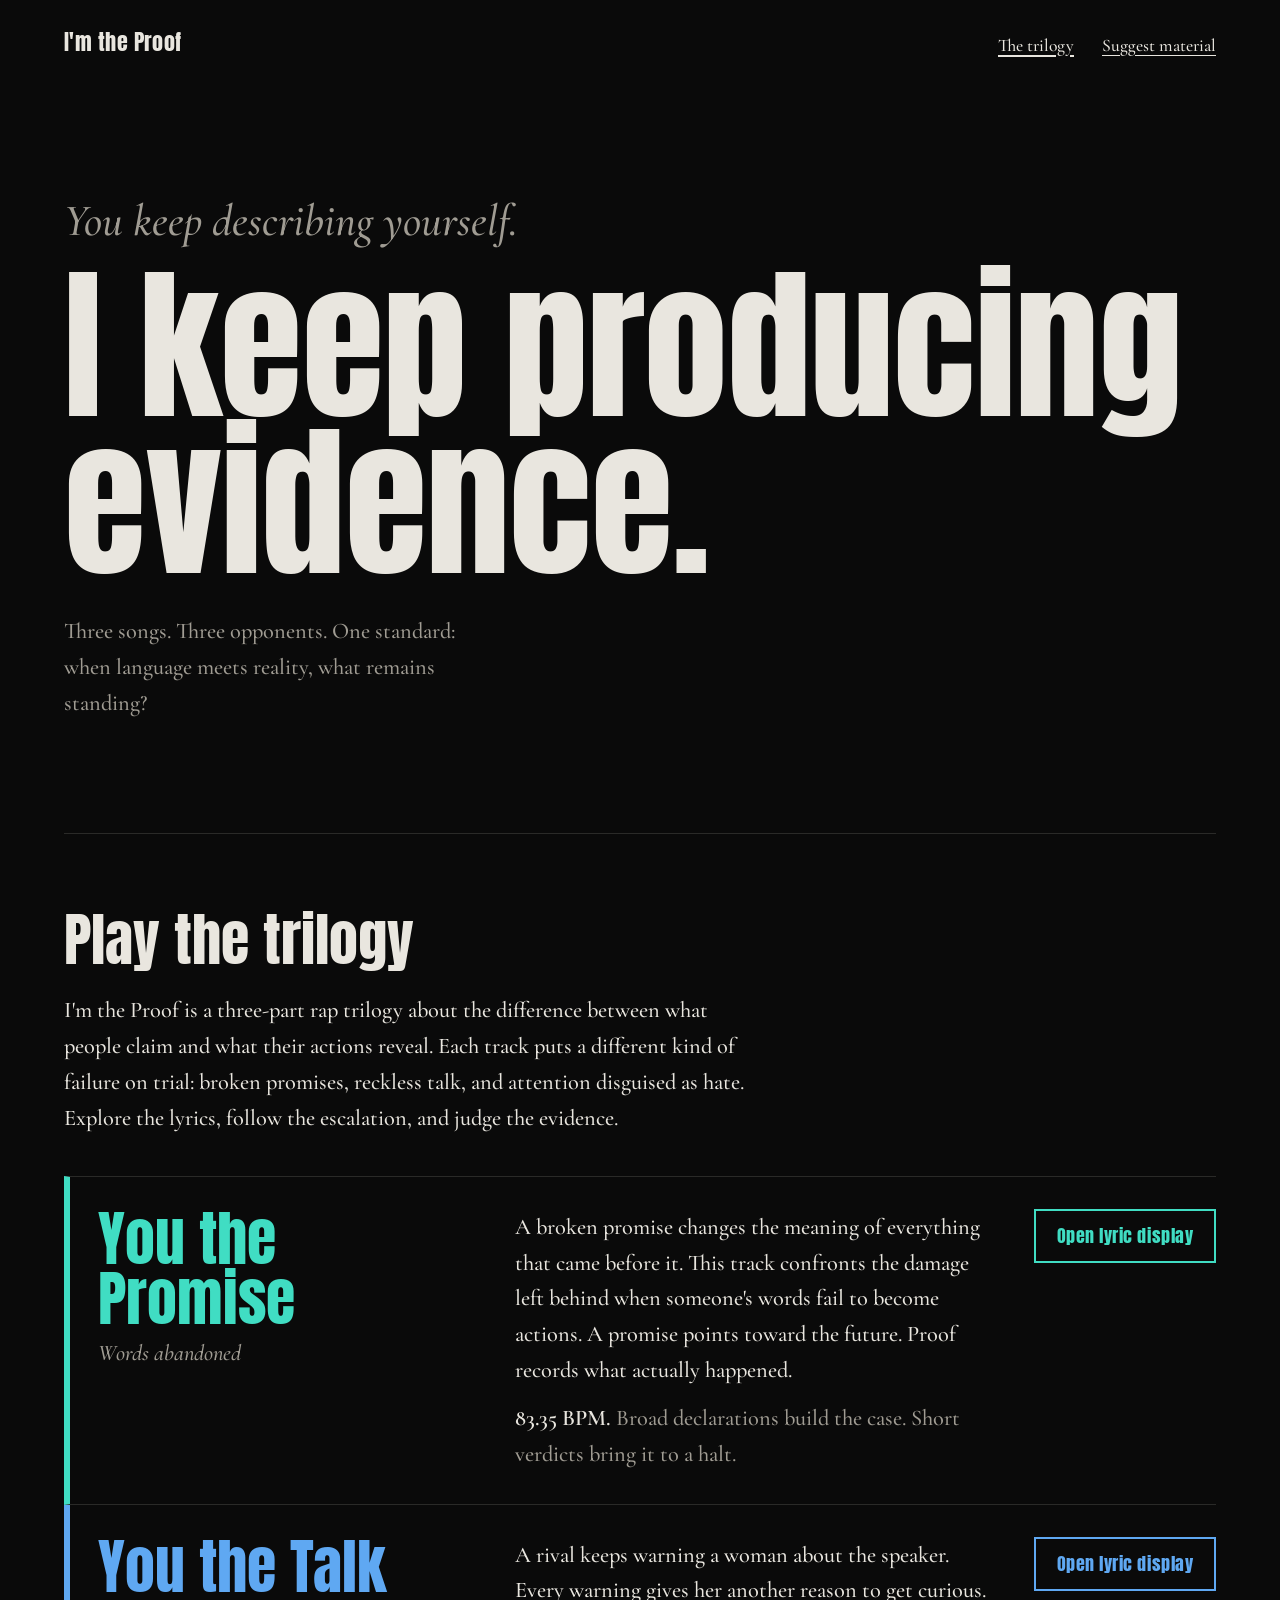
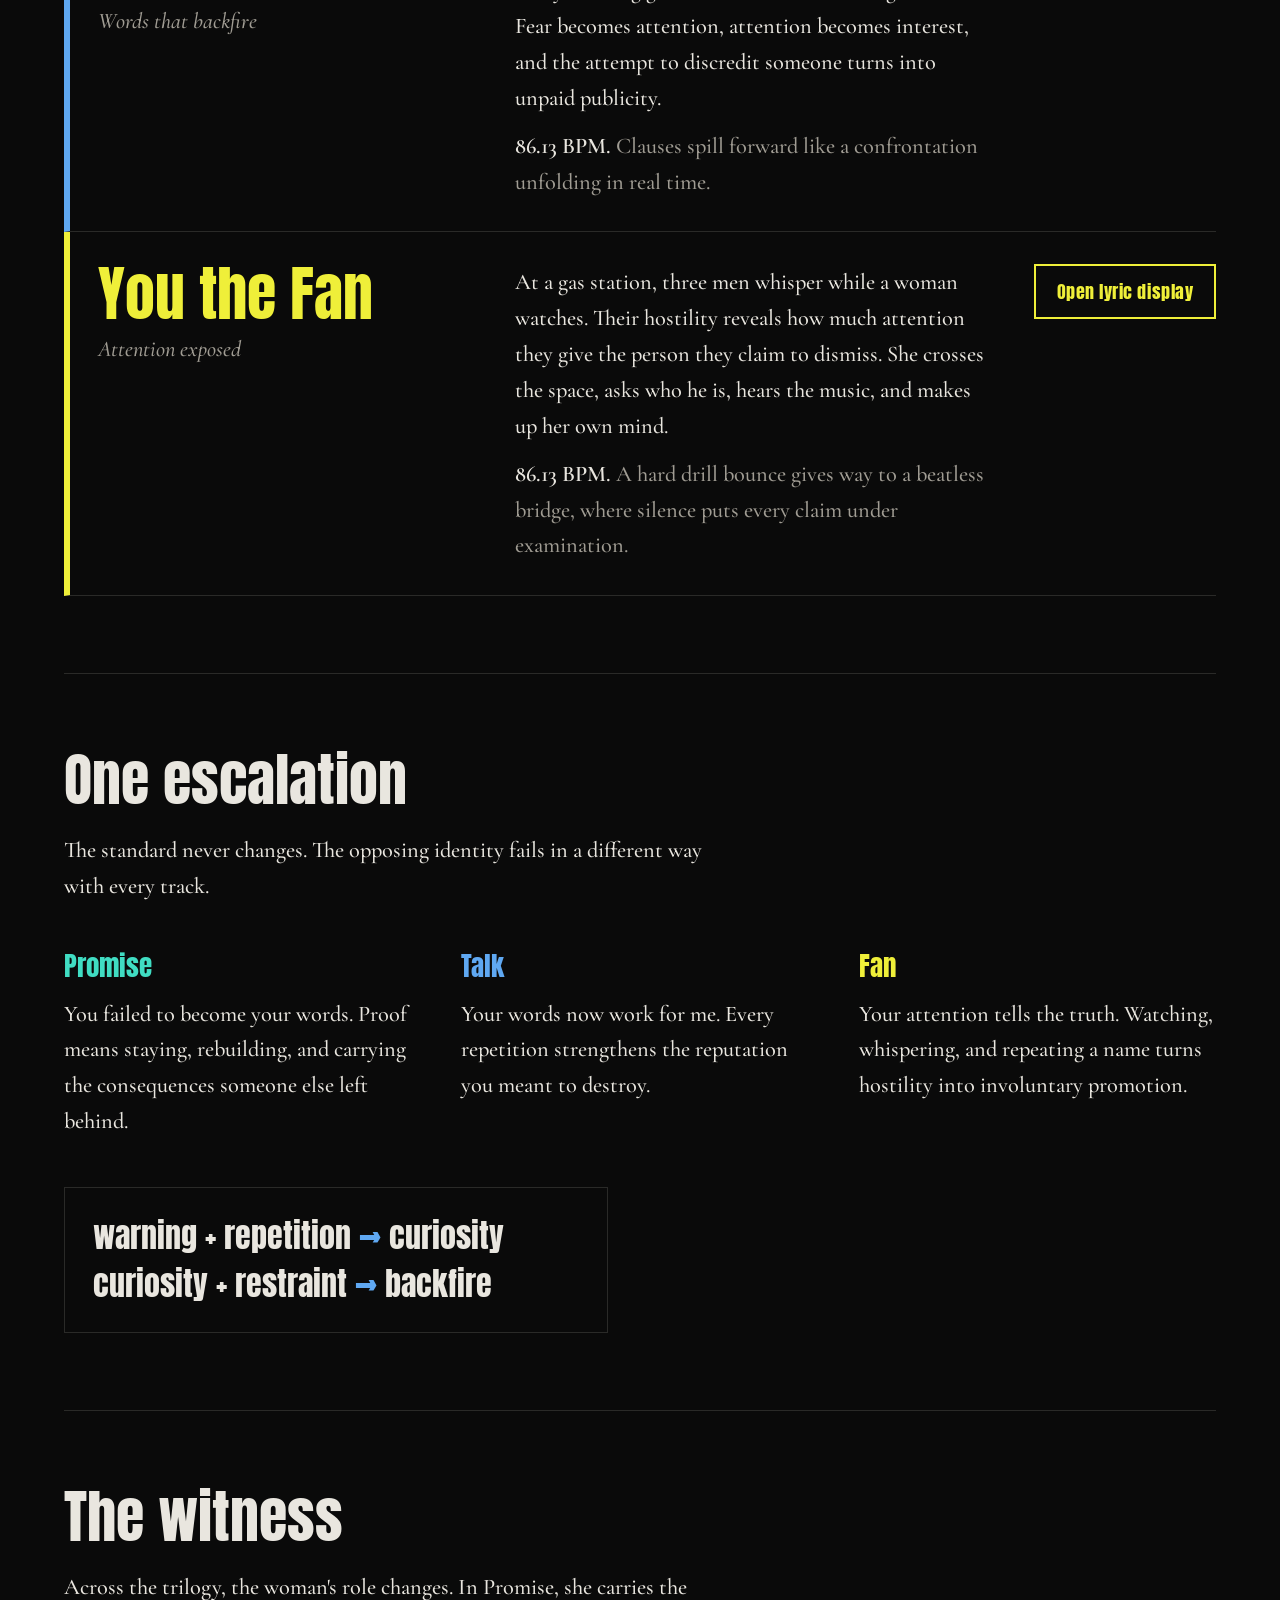
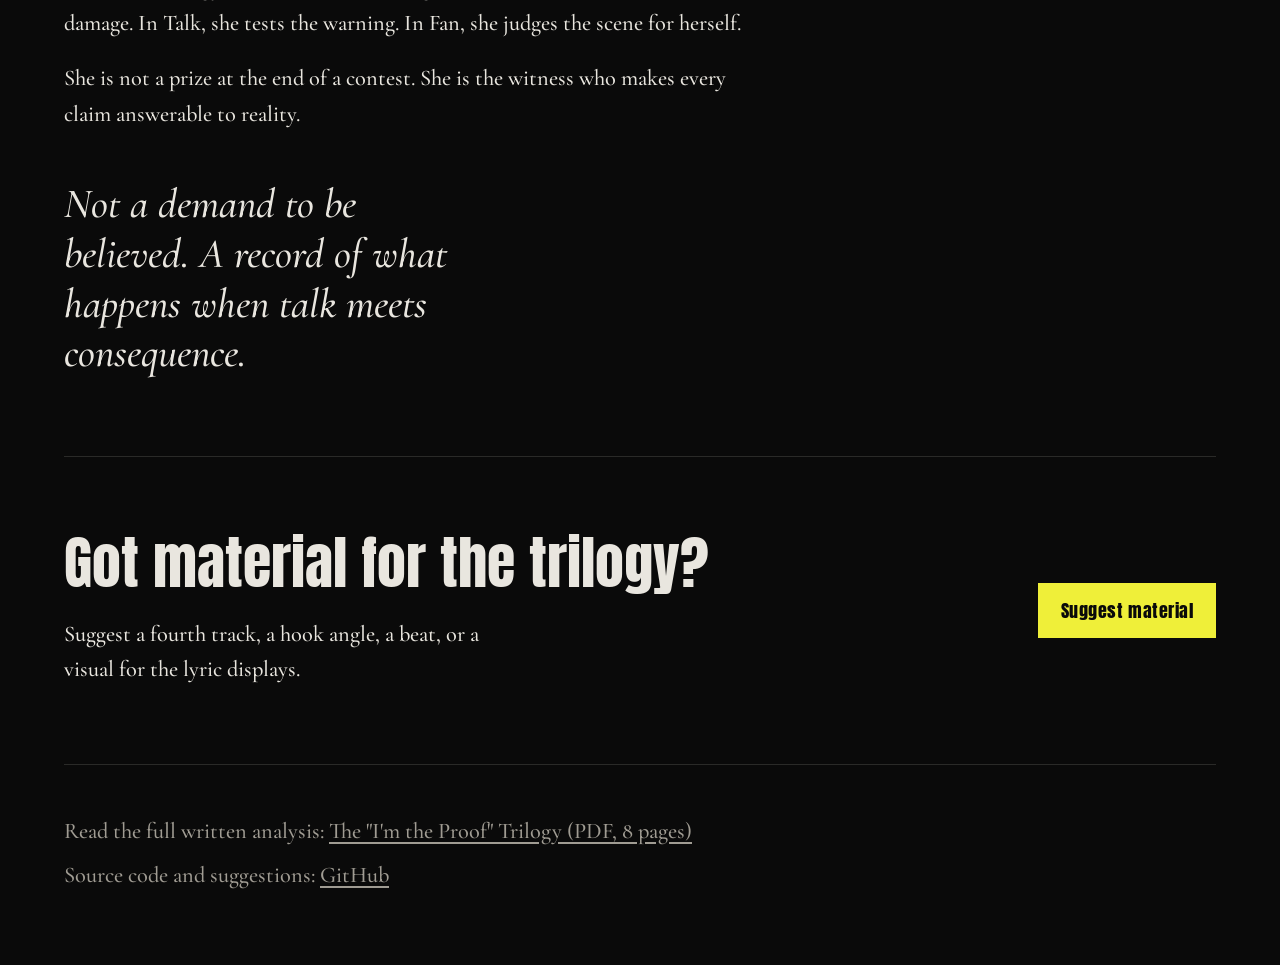
<file: index.html>
<!DOCTYPE html>
<html lang="en">
<head>
  <meta charset="utf-8">
  <meta name="viewport" content="width=device-width, initial-scale=1">

  <title>I'm the Proof | HMUifurBoredL8ter</title>

  <meta name="description" content="I'm the Proof is a three-part rap trilogy exposing broken promises, empty threats, and hate disguised as attention. Three tracks. Three opponents. One standard: evidence over ego.">

  <meta name="robots" content="index, follow">
  <meta name="theme-color" content="#111111">

  <link rel="canonical" href="https://hmuifurboredl8ter.github.io/I-m-the-proof/">

  <meta property="og:type" content="website">
  <meta property="og:title" content="I'm the Proof | HMUifurBoredL8ter">
  <meta property="og:description" content="Three tracks. Three opponents. One standard: evidence over ego. A rap trilogy about broken promises, reckless talk, and attention disguised as hate.">
  <meta property="og:url" content="https://hmuifurboredl8ter.github.io/I-m-the-proof/">
  <meta property="og:site_name" content="HMUifurBoredL8ter">

  <meta name="twitter:card" content="summary">
  <meta name="twitter:title" content="I'm the Proof | HMUifurBoredL8ter">
  <meta name="twitter:description" content="Three tracks. Three opponents. One standard: evidence over ego. Read the lyrics and judge the evidence.">

  <link rel="preconnect" href="https://fonts.googleapis.com">
  <link rel="preconnect" href="https://fonts.gstatic.com" crossorigin>
  <link rel="stylesheet" href="https://fonts.googleapis.com/css2?family=Anton&family=Cormorant+Garamond:ital,wght@0,500;0,700;1,500&display=swap">
  <link rel="stylesheet" href="assets/style.css">
</head>

<body>
  <div class="wrap">

    <nav class="site-nav" aria-label="Main navigation">
      <a class="mark" href="index.html">I'm the Proof</a>
      <a href="index.html" aria-current="page">The trilogy</a>
      <a href="suggestions.html">Suggest material</a>
    </nav>

    <header class="hero">
      <h1>
        <span class="accuse">You keep describing yourself.</span>
        <span class="evidence">I keep producing evidence.</span>
      </h1>

      <p class="sub">
        Three songs. Three opponents. One standard:
        when language meets reality, what remains standing?
      </p>
    </header>

    <main>
      <section class="section" aria-labelledby="tracks-h">
        <h2 id="tracks-h">Play the trilogy</h2>

        <p class="lede">
          I'm the Proof is a three-part rap trilogy about the difference
          between what people claim and what their actions reveal.
          Each track puts a different kind of failure on trial:
          broken promises, reckless talk, and attention disguised as hate.
          Explore the lyrics, follow the escalation, and judge the evidence.
        </p>

        <ol class="tracks">
          <li class="track promise">
            <div>
              <h3>You the Promise</h3>
              <p class="failure">Words abandoned</p>
            </div>

            <div>
              <p>
                A broken promise changes the meaning of everything
                that came before it. This track confronts the damage
                left behind when someone's words fail to become actions.
                A promise points toward the future. Proof records what
                actually happened.
              </p>

              <p class="flow">
                <strong>83.35 BPM.</strong>
                Broad declarations build the case.
                Short verdicts bring it to a halt.
              </p>
            </div>

            <a class="button" href="ya-da-promise.html">
              Open lyric display
            </a>
          </li>

          <li class="track talk">
            <div>
              <h3>You the Talk</h3>
              <p class="failure">Words that backfire</p>
            </div>

            <div>
              <p>
                A rival keeps warning a woman about the speaker.
                Every warning gives her another reason to get curious.
                Fear becomes attention, attention becomes interest,
                and the attempt to discredit someone turns into
                unpaid publicity.
              </p>

              <p class="flow">
                <strong>86.13 BPM.</strong>
                Clauses spill forward like a confrontation
                unfolding in real time.
              </p>
            </div>

            <a class="button" href="you-the-talk.html">
              Open lyric display
            </a>
          </li>

          <li class="track fan">
            <div>
              <h3>You the Fan</h3>
              <p class="failure">Attention exposed</p>
            </div>

            <div>
              <p>
                At a gas station, three men whisper while a woman
                watches. Their hostility reveals how much attention
                they give the person they claim to dismiss.
                She crosses the space, asks who he is, hears the music,
                and makes up her own mind.
              </p>

              <p class="flow">
                <strong>86.13 BPM.</strong>
                A hard drill bounce gives way to a beatless bridge,
                where silence puts every claim under examination.
              </p>
            </div>

            <a class="button" href="you-the-fan.html">
              Open lyric display
            </a>
          </li>
        </ol>
      </section>

      <section class="section" aria-labelledby="argument-h">
        <h2 id="argument-h">One escalation</h2>

        <p class="lede">
          The standard never changes. The opposing identity fails
          in a different way with every track.
        </p>

        <div class="argument">
          <div class="promise">
            <h3>Promise</h3>
            <p>
              You failed to become your words. Proof means staying,
              rebuilding, and carrying the consequences someone else left behind.
            </p>
          </div>

          <div class="talk">
            <h3>Talk</h3>
            <p>
              Your words now work for me. Every repetition strengthens
              the reputation you meant to destroy.
            </p>
          </div>

          <div class="fan">
            <h3>Fan</h3>
            <p>
              Your attention tells the truth. Watching, whispering,
              and repeating a name turns hostility into involuntary promotion.
            </p>
          </div>
        </div>

        <p class="equation">
          warning + repetition <span>→</span> curiosity<br>
          curiosity + restraint <span>→</span> backfire
        </p>
      </section>

      <section class="section" aria-labelledby="witness-h">
        <h2 id="witness-h">The witness</h2>

        <div class="prose">
          <p>
            Across the trilogy, the woman's role changes.
            In Promise, she carries the damage. In Talk, she tests
            the warning. In Fan, she judges the scene for herself.
          </p>

          <p>
            She is not a prize at the end of a contest.
            She is the witness who makes every claim answerable to reality.
          </p>
        </div>

        <p class="closing">
          Not a demand to be believed.
          A record of what happens when talk meets consequence.
        </p>
      </section>

      <section class="section" aria-labelledby="cta-h">
        <div class="cta-band">
          <div>
            <h2 id="cta-h">Got material for the trilogy?</h2>
            <p>
              Suggest a fourth track, a hook angle, a beat,
              or a visual for the lyric displays.
            </p>
          </div>

          <a class="button solid" href="suggestions.html">
            Suggest material
          </a>
        </div>
      </section>
    </main>

    <footer>
      <p>
        Read the full written analysis:
        <a href="im-the-proof-trilogy%20%281%29.pdf">
          The "I'm the Proof" Trilogy (PDF, 8 pages)
        </a>
      </p>

      <p>
        Source code and suggestions:
        <a href="https://github.com/hmuifurboredl8ter/I-M-THE-PROOF">
          GitHub
        </a>
      </p>
    </footer>

  </div>
</body>
</html>
</file>
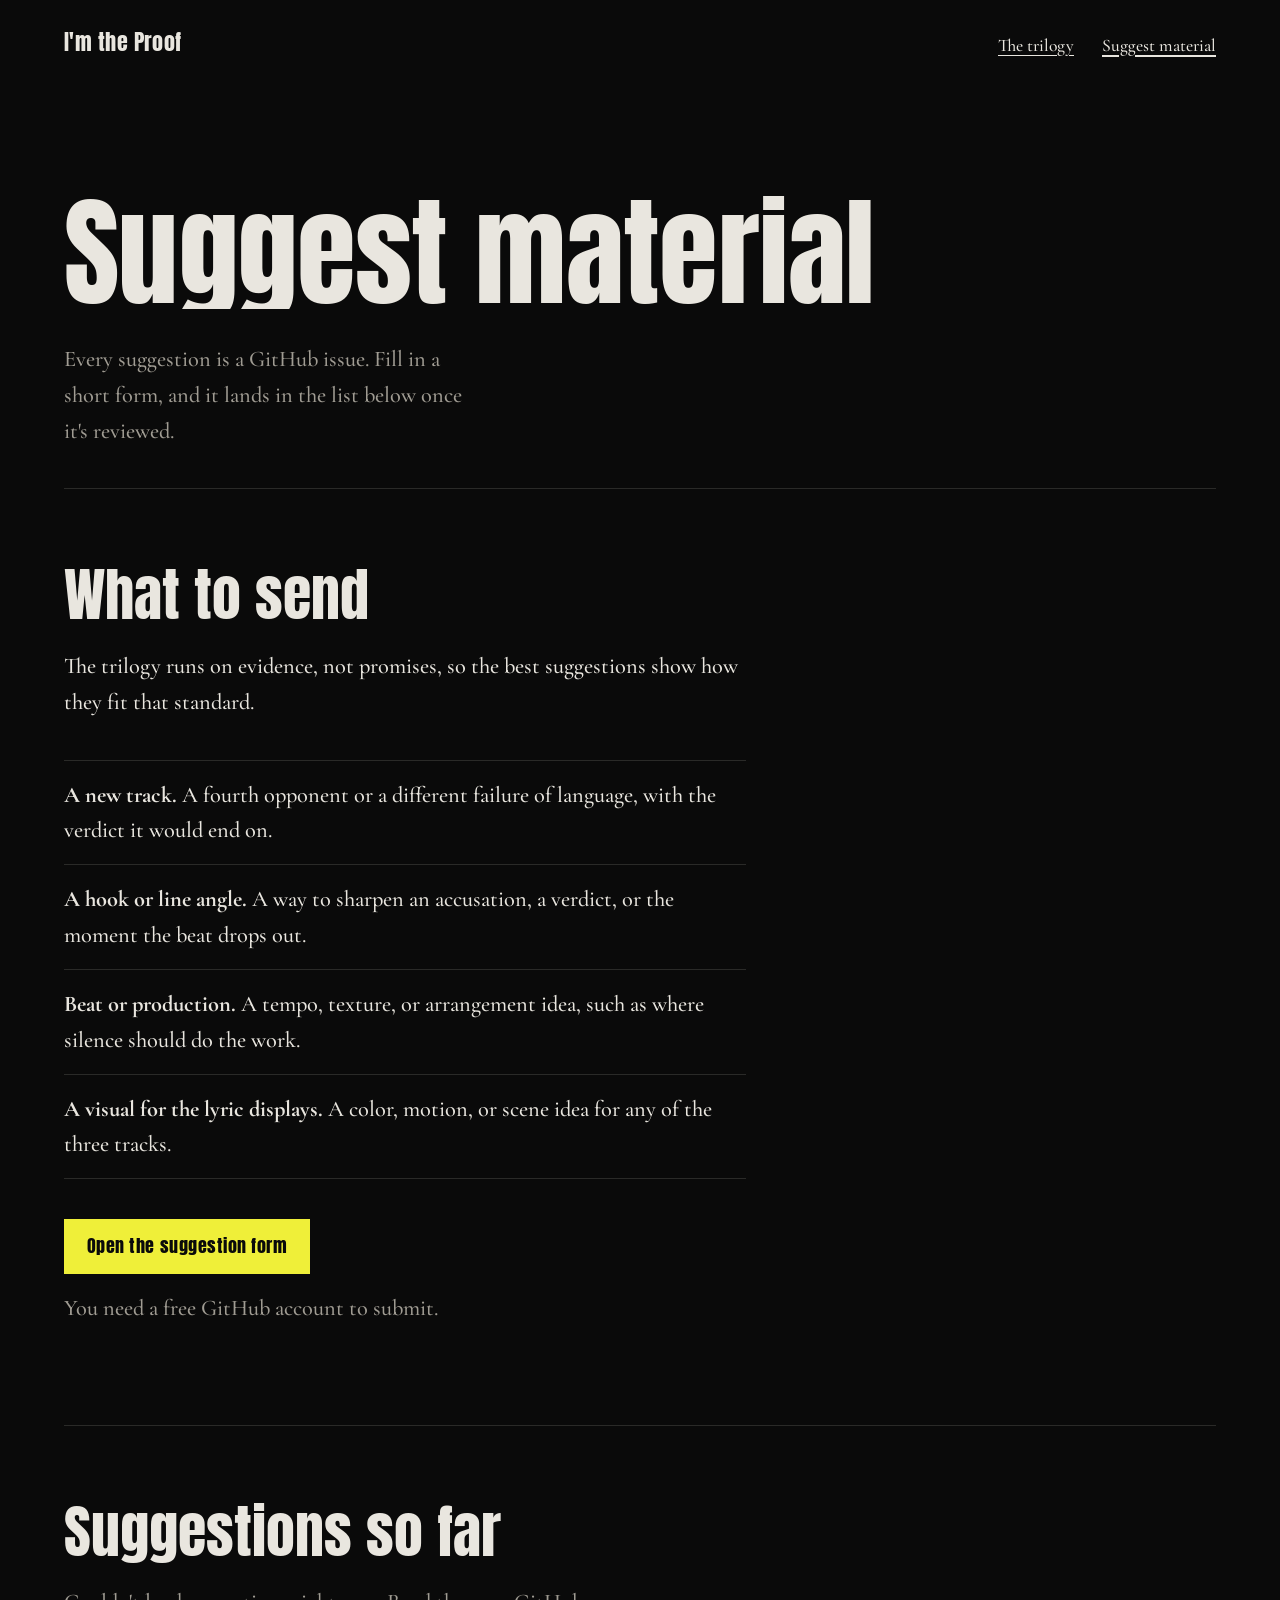
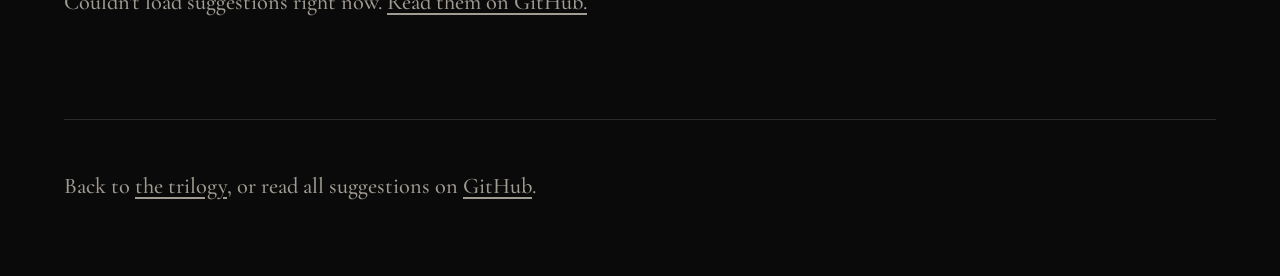
<file: suggestions.html>
<!DOCTYPE html>
<html lang="en">
<head>
<meta charset="utf-8">
<meta name="viewport" content="width=device-width,initial-scale=1">
<title>Suggest material for the I'm the Proof trilogy</title>
<meta name="description" content="Send a suggestion for the I'm the Proof trilogy: a new track idea, a hook angle, a beat, or a visual for the lyric displays.">
<link rel="preconnect" href="https://fonts.googleapis.com">
<link rel="preconnect" href="https://fonts.gstatic.com" crossorigin>
<link rel="stylesheet" href="https://fonts.googleapis.com/css2?family=Anton&family=Cormorant+Garamond:ital,wght@0,500;0,700;1,500&display=swap">
<link rel="stylesheet" href="assets/style.css">
</head>
<body>
<div class="wrap">
  <nav class="site-nav" aria-label="Main">
    <a class="mark" href="index.html">I'm the Proof</a>
    <a href="index.html">The trilogy</a>
    <a href="suggestions.html" aria-current="page">Suggest material</a>
  </nav>

  <main>
    <header class="hero" style="padding-bottom:2.5rem">
      <h1>
        <span class="evidence" style="font-size:clamp(3rem,1rem + 9vw,7.5rem)">Suggest material</span>
      </h1>
      <p class="sub">Every suggestion is a GitHub issue. Fill in a short form, and it lands in the list below once it's reviewed.</p>
    </header>

    <section class="section" aria-labelledby="kinds-h">
      <h2 id="kinds-h">What to send</h2>
      <p class="lede">The trilogy runs on evidence, not promises, so the best suggestions show how they fit that standard.</p>
      <ul class="kinds">
        <li><strong>A new track.</strong> A fourth opponent or a different failure of language, with the verdict it would end on.</li>
        <li><strong>A hook or line angle.</strong> A way to sharpen an accusation, a verdict, or the moment the beat drops out.</li>
        <li><strong>Beat or production.</strong> A tempo, texture, or arrangement idea, such as where silence should do the work.</li>
        <li><strong>A visual for the lyric displays.</strong> A color, motion, or scene idea for any of the three tracks.</li>
      </ul>
      <a class="button solid" href="https://github.com/hmuifurboredl8ter/I-M-THE-PROOF/issues/new?template=material-suggestion.yml">Open the suggestion form</a>
      <p class="status-note" style="margin-top:1rem">You need a free GitHub account to submit.</p>
    </section>

    <section class="section" aria-labelledby="list-h">
      <h2 id="list-h">Suggestions so far</h2>
      <p id="list-status" class="status-note" role="status">Loading suggestions.</p>
      <ul id="suggestion-list"></ul>
    </section>
  </main>

  <footer>
    <p>Back to <a href="index.html">the trilogy</a>, or read all suggestions on <a href="https://github.com/hmuifurboredl8ter/I-M-THE-PROOF/issues?q=label%3Amaterial-suggestion">GitHub</a>.</p>
  </footer>
</div>
<script src="assets/suggestions.js"></script>
</body>
</html>
</file>
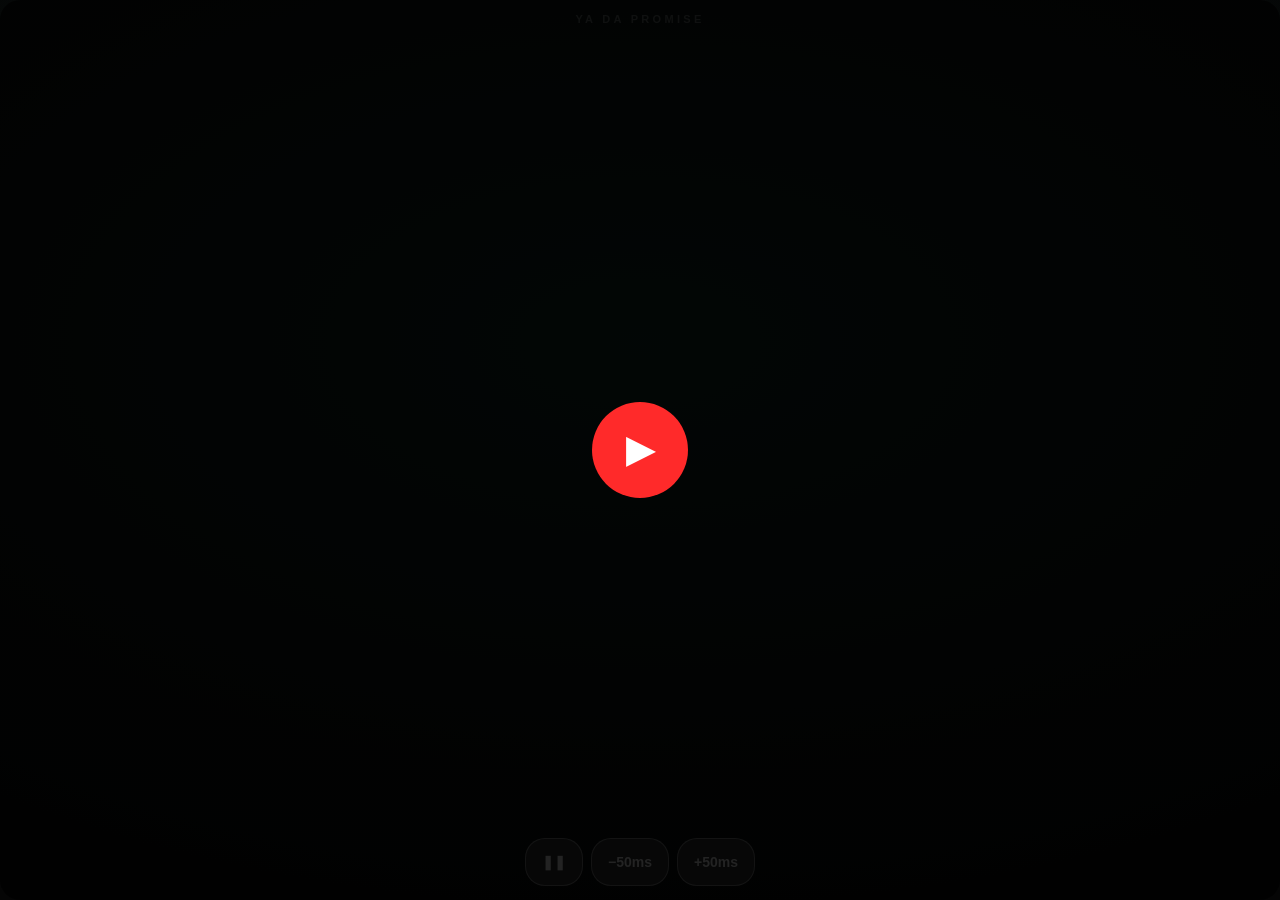
<file: ya-da-promise.html>
<!DOCTYPE html>
<html lang="en"><head><meta charset="utf-8">
<meta name="viewport" content="width=device-width,initial-scale=1,viewport-fit=cover">
<link rel="stylesheet" href="https://fonts.googleapis.com/css2?family=Anton&family=Bangers&family=Black+Ops+One&family=Cormorant+Garamond:ital,wght@1,300&family=Permanent+Marker&family=Special+Elite&display=swap">
<title>Ya Da Promise &mdash; Lyric Display</title>
<style>
/* ============ DATA-DRIVEN CSS ============
   Driven by the track data via CSS custom properties:
   --bpm      measured tempo (beats per minute)
   --beat     one beat in ms  (60000/--bpm)
   --key-hue  palette hue from the estimated key
   --nrg      0..1 vocal energy for the CURRENT SHOT (set per shot by JS)
   --wnrg     0..1 vocal energy for the CURRENT WORD (set per word in markup)
*/
:root{
  box-sizing:border-box;
  --bpm:83.35;
  --beat:calc(60000ms / var(--bpm));
  --key-hue:170;
  padding-top:env(safe-area-inset-top,0px);
  padding-bottom:env(safe-area-inset-bottom,0px);
}
html,body{
  height:100%;margin:0;background:#0a0a0a;color:#eee;
  font-family:Impact,Arial,sans-serif;overflow:hidden;
  touch-action:manipulation;-webkit-tap-highlight-color:transparent;overscroll-behavior:none;
}
#stage{
  position:fixed;inset:0;display:flex;flex-direction:column;
  align-items:center;justify-content:center;
  background:radial-gradient(120% 90% at 50% 38%,hsl(var(--key-hue) 55% 9% / .55),transparent 70%),var(--bg,#0a0a0a);
  transition:background .25s;
  --bg:#0a0a0a;--fg:#eee;--glow:#000;--nrg:1;user-select:none;
}
/* ---- beat-reactive layers ---- */
#beatring{
  position:absolute;left:50%;top:50%;width:70vmin;height:70vmin;
  transform:translate(-50%,-50%) scale(.6);
  border:2px solid hsl(var(--key-hue) 80% 60%);border-radius:50%;
  opacity:0;pointer-events:none;
}
#beatring.go{animation:ring var(--beat) ease-out both;}
@keyframes ring{
  0%{opacity:.75;transform:translate(-50%,-50%) scale(.6);}
  100%{opacity:0;transform:translate(-50%,-50%) scale(1.35);}
}
#beatring2{
  position:absolute;left:50%;top:50%;width:46vmin;height:46vmin;
  transform:translate(-50%,-50%) scale(.7);
  border:1px solid hsl(var(--key-hue) 90% 70%);border-radius:50%;
  opacity:0;pointer-events:none;
}
#beatring2.go{animation:ring2 var(--beat) ease-out both;}
@keyframes ring2{
  0%{opacity:.6;transform:translate(-50%,-50%) scale(.7);}
  100%{opacity:0;transform:translate(-50%,-50%) scale(1.2);}
}
#kickflash{
  position:absolute;inset:0;pointer-events:none;opacity:0;
  background:radial-gradient(100% 100% at 50% 50%,hsl(var(--key-hue) 95% 60% / .38),transparent 62%);
}
#kickflash.go{animation:kflash .3s ease-out both;}
@keyframes kflash{0%{opacity:1;}100%{opacity:0;}}
/* kick zoom: the whole lyric field punches in a hair on every kick */
#kickzoom{
  position:absolute;inset:0;pointer-events:none;opacity:0;z-index:1;
  background:radial-gradient(90% 90% at 50% 55%,transparent 55%,hsl(var(--key-hue) 90% 55% / .22) 100%);
}
#kickzoom.go{animation:kzoom .32s cubic-bezier(.2,1.4,.4,1) both;}
@keyframes kzoom{
  0%{opacity:1;transform:scale(1.035);}
  100%{opacity:0;transform:scale(1);}
}
#snaretick{
  position:absolute;top:0;bottom:0;left:0;width:10px;
  background:#fff;opacity:0;pointer-events:none;
}
#snaretick.go{animation:stick .16s ease-out both;}
#snaretickR{
  position:absolute;top:0;bottom:0;right:0;width:10px;
  background:#fff;opacity:0;pointer-events:none;
}
#snaretickR.go{animation:stick .16s ease-out both;}
@keyframes stick{0%{opacity:.7;}100%{opacity:0;}}
/* ---- lyric layers ---- */
.lyr{
  position:absolute;inset:0;display:flex;align-items:center;justify-content:center;
  visibility:hidden;z-index:2;
}
.lyr.on{visibility:visible;}
#word{
  font-family:var(--ff,Impact,sans-serif);color:var(--fg);text-align:center;
  padding:0 4vw;line-height:1.04;
  text-shadow:0 0 calc(var(--blur,0px)*var(--nrg)) var(--glow),0 0 calc(var(--blur,0px)*var(--nrg)*2.2) var(--glow);
  font-size:calc(var(--size,14vw)*(0.82 + var(--nrg)*0.36));
  letter-spacing:var(--ls,0);text-transform:var(--tt,none);
  max-width:100%;display:flex;flex-wrap:wrap;gap:.28em;justify-content:center;align-items:baseline;
}
/* ---- per-word enter/exit: each word is time-gated by its MEASURED
        start/end. .pre = before the vocal hits it, .live = vocal is on it,
        .done = vocal cut it. Enter on hit, exit on cut. ---- */
#word .w{
  display:inline-block;white-space:nowrap;opacity:0;
  transform:translateY(.35em) scale(.85);filter:blur(4px);
  text-shadow:0 0 calc(var(--blur,0px)*var(--wnrg,.5)) var(--glow);
}
#word .w.live{animation:win .18s cubic-bezier(.2,1.6,.4,1) both;}
#word .w.done{animation:wout .22s ease-in both;}
@keyframes win{
  from{opacity:0;transform:translateY(.35em) scale(.85);filter:blur(4px);}
  to{opacity:1;transform:none;filter:none;}
}
@keyframes wout{
  to{opacity:0;transform:translateY(-.25em) scale(.9);filter:blur(6px);}
}
/* kick-accent words slam when a kick onset lands within +-70ms of the word */
#word .w.slam{animation:wslam .25s cubic-bezier(.2,2,.4,1) both !important;}
@keyframes wslam{
  from{transform:scale(2.2) rotate(-4deg);opacity:0;}
  to{transform:none;opacity:1;}
}
[data-e="1"] #word{font-size:calc(var(--size)*1.25);}
/* ---- moods ---- */
#stage[data-m=intro]{--bg:#050505;--fg:#7d7d7d;--size:9vw;--ls:.28em;--ff:"Cormorant Garamond",Georgia,serif;}
#stage[data-m=chant]{--bg:#140f00;--fg:#ffc400;--glow:#ff9d00;--blur:26px;--size:14vw;--tt:uppercase;--ff:"Permanent Marker","Marker Felt",cursive;--ls:.02em;}
#stage[data-m=verse]{--bg:#0d0d0d;--fg:#e9e4d8;--size:12vw;--ls:-.02em;--ff:"Special Elite","Courier New",monospace;}
#stage[data-m=verse2]{--bg:#0c0709;--fg:#ff6b81;--size:12vw;--ls:-.01em;--tt:uppercase;--ff:"Black Ops One",Impact,sans-serif;}
#stage[data-m=verse3]{--bg:#070707;--fg:#c9bfa8;--glow:#6b0000;--blur:16px;--size:11vw;--ls:-.02em;--ff:"Special Elite","Courier New",monospace;}
#stage[data-m=pre]{--bg:#04080c;--fg:#a9d0ec;--glow:#5fa8d3;--blur:10px;--size:8vw;--ls:.14em;--ff:"Cormorant Garamond",Georgia,serif;}
#stage[data-m=hit]{--bg:#ececec;--fg:#0a0a0a;--size:22vw;--tt:uppercase;--ff:Anton,Impact,sans-serif;}
[data-m=hit] #word{-webkit-text-stroke:2px #000;}
#stage[data-m=end]{--bg:#000;--fg:#777;--size:7vw;--ls:.2em;--tt:uppercase;--ff:"Special Elite",monospace;}
#tag{
  position:absolute;top:calc(env(safe-area-inset-top,0px) + 14px);left:0;right:0;
  text-align:center;font:600 11px/1 Arial,sans-serif;letter-spacing:.3em;
  text-transform:uppercase;color:var(--fg);opacity:.4;z-index:5;
}
#bar{position:absolute;bottom:0;left:0;height:3px;background:var(--fg);opacity:.6;width:0;z-index:5;}
#play{
  position:absolute;inset:0;display:flex;align-items:center;justify-content:center;z-index:10;
  background:rgba(0,0,0,.72);border:0;color:#fff;font:700 18px Arial;cursor:pointer;
}
#play .pulse{
  width:96px;height:96px;border-radius:50%;background:#ff2a2a;
  display:flex;align-items:center;justify-content:center;font-size:36px;
  animation:pp 1.2s ease-in-out infinite;
}
@keyframes pp{
  0%,100%{transform:scale(1);box-shadow:0 0 0 0 #ff2a2a88;}
  50%{transform:scale(1.1);box-shadow:0 0 0 24px #ff2a2a00;}
}
#ctl{
  position:absolute;bottom:calc(env(safe-area-inset-bottom,0px) + 14px);
  display:flex;flex-wrap:wrap;justify-content:center;gap:8px;width:94%;z-index:5;
}
button{
  background:#ffffff14;color:var(--fg);border:1px solid #ffffff30;border-radius:20px;
  padding:12px 16px;font:600 14px Arial,sans-serif;min-height:48px;min-width:48px;
}
@media (prefers-reduced-motion:reduce){
  #word .w{animation:none !important;opacity:1;transform:none;filter:none;}
  #beatring,#beatring2,#kickflash,#kickzoom,#snaretick,#snaretickR{display:none;}
}
</style></head>
<body>
<div id="stage" data-m="intro">
<div id="beatring"></div><div id="beatring2"></div><div id="kickflash"></div><div id="kickzoom"></div><div id="snaretick"></div><div id="snaretickR"></div>
<div id="tag">Ya Da Promise</div>
<div class="lyr on" id="L0"><div id="word"></div></div>
<div class="lyr" id="L1"><div id="word"></div></div>
<div id="bar"></div>
<button id="play"><span class="pulse">&#9654;</span></button>
<div id="ctl"><button id="b2">&#10074;&#10074;</button><button id="dn">&minus;50ms</button><button id="up">+50ms</button></div>
</div>
<script>
"use strict";
/* DATA — injected by render_yadapromise.py */
var SHOTS=[{"s":4240.0,"e":6660.0,"m":"intro","x":0,"nrg":0.859,"t":"<span class=\"w\" data-s=\"4360\" data-e=\"4840\" data-k=\"0\" style=\"--wnrg:0.80\">You</span> <span class=\"w\" data-s=\"4840\" data-e=\"5000\" data-k=\"0\" style=\"--wnrg:0.89\">the</span> <span class=\"w\" data-s=\"5000\" data-e=\"5240\" data-k=\"0\" style=\"--wnrg:0.91\">play</span> <span class=\"w\" data-s=\"5240\" data-e=\"5420\" data-k=\"0\" style=\"--wnrg:0.88\">that</span> <span class=\"w\" data-s=\"5420\" data-e=\"5700\" data-k=\"0\" style=\"--wnrg:0.88\">I</span> <span class=\"w\" data-s=\"5700\" data-e=\"6340\" data-k=\"0\" style=\"--wnrg:0.88\">promise</span>"},{"s":14420.0,"e":16640.0,"m":"hit","x":1,"nrg":0.858,"t":"<span class=\"w\" data-s=\"14540\" data-e=\"15020\" data-k=\"0\" style=\"--wnrg:0.86\">Proof,</span> <span class=\"w\" data-s=\"16280\" data-e=\"16640\" data-k=\"0\" style=\"--wnrg:0.89\">the</span>"},{"s":16520.0,"e":22430.0,"m":"chant","x":1,"nrg":0.911,"t":"<span class=\"w\" data-s=\"16640\" data-e=\"17240\" data-k=\"0\" style=\"--wnrg:0.89\">promise</span> <span class=\"w\" data-s=\"21950\" data-e=\"22430\" data-k=\"0\" style=\"--wnrg:0.90\">You</span>"},{"s":22310.0,"e":23550.0,"m":"verse","x":0,"nrg":0.948,"t":"<span class=\"w\" data-s=\"22430\" data-e=\"22830\" data-k=\"0\" style=\"--wnrg:0.93\">told</span> <span class=\"w\" data-s=\"22830\" data-e=\"23070\" data-k=\"0\" style=\"--wnrg:0.96\">her</span> <span class=\"w\" data-s=\"23070\" data-e=\"23230\" data-k=\"0\" style=\"--wnrg:0.98\">I</span> <span class=\"w\" data-s=\"23230\" data-e=\"23390\" data-k=\"0\" style=\"--wnrg:0.96\">love</span> <span class=\"w\" data-s=\"23390\" data-e=\"23550\" data-k=\"0\" style=\"--wnrg:0.95\">you,</span>"},{"s":23470.0,"e":24930.0,"m":"verse","x":0,"nrg":0.926,"t":"<span class=\"w\" data-s=\"23590\" data-e=\"23790\" data-k=\"0\" style=\"--wnrg:0.95\">then</span> <span class=\"w\" data-s=\"23790\" data-e=\"23930\" data-k=\"0\" style=\"--wnrg:0.94\">taught</span> <span class=\"w\" data-s=\"23930\" data-e=\"24070\" data-k=\"0\" style=\"--wnrg:0.94\">her</span> <span class=\"w\" data-s=\"24070\" data-e=\"24230\" data-k=\"1\" style=\"--wnrg:0.96\">that</span> <span class=\"w\" data-s=\"24230\" data-e=\"24530\" data-k=\"0\" style=\"--wnrg:0.95\">was</span> <span class=\"w\" data-s=\"24530\" data-e=\"24930\" data-k=\"0\" style=\"--wnrg:0.90\">lies</span>"},{"s":24810.0,"e":26230.0,"m":"verse","x":0,"nrg":0.917,"t":"<span class=\"w\" data-s=\"24930\" data-e=\"25330\" data-k=\"0\" style=\"--wnrg:0.89\">Said</span> <span class=\"w\" data-s=\"25330\" data-e=\"25550\" data-k=\"0\" style=\"--wnrg:0.94\">I'm</span> <span class=\"w\" data-s=\"25550\" data-e=\"25990\" data-k=\"0\" style=\"--wnrg:0.93\">always</span> <span class=\"w\" data-s=\"25990\" data-e=\"26230\" data-k=\"0\" style=\"--wnrg:0.93\">here,</span>"},{"s":26130.0,"e":26950.0,"m":"verse","x":0,"nrg":0.917,"t":"<span class=\"w\" data-s=\"26250\" data-e=\"26350\" data-k=\"0\" style=\"--wnrg:0.92\">then</span> <span class=\"w\" data-s=\"26350\" data-e=\"26610\" data-k=\"0\" style=\"--wnrg:0.93\">you</span> <span class=\"w\" data-s=\"26610\" data-e=\"26950\" data-k=\"0\" style=\"--wnrg:0.93\">ghosted</span>"},{"s":26830.0,"e":27790.0,"m":"verse","x":0,"nrg":0.898,"t":"<span class=\"w\" data-s=\"26950\" data-e=\"27050\" data-k=\"0\" style=\"--wnrg:0.94\">when</span> <span class=\"w\" data-s=\"27050\" data-e=\"27310\" data-k=\"0\" style=\"--wnrg:0.88\">she</span> <span class=\"w\" data-s=\"27310\" data-e=\"27790\" data-k=\"0\" style=\"--wnrg:0.88\">cried</span>"},{"s":27670.0,"e":29130.0,"m":"verse","x":0,"nrg":0.936,"t":"<span class=\"w\" data-s=\"27790\" data-e=\"28190\" data-k=\"0\" style=\"--wnrg:0.91\">Said</span> <span class=\"w\" data-s=\"28190\" data-e=\"28430\" data-k=\"0\" style=\"--wnrg:0.93\">I'd</span> <span class=\"w\" data-s=\"28430\" data-e=\"28730\" data-k=\"0\" style=\"--wnrg:0.94\">never</span> <span class=\"w\" data-s=\"28730\" data-e=\"28950\" data-k=\"1\" style=\"--wnrg:0.98\">hurt</span> <span class=\"w\" data-s=\"28950\" data-e=\"29130\" data-k=\"0\" style=\"--wnrg:0.96\">you,</span>"},{"s":29050.0,"e":30530.0,"m":"verse","x":0,"nrg":0.950,"t":"<span class=\"w\" data-s=\"29170\" data-e=\"29290\" data-k=\"1\" style=\"--wnrg:0.96\">then</span> <span class=\"w\" data-s=\"29290\" data-e=\"29650\" data-k=\"1\" style=\"--wnrg:0.96\">you</span> <span class=\"w\" data-s=\"29650\" data-e=\"29850\" data-k=\"0\" style=\"--wnrg:0.96\">hurt</span> <span class=\"w\" data-s=\"29850\" data-e=\"29990\" data-k=\"0\" style=\"--wnrg:0.97\">her</span> <span class=\"w\" data-s=\"29990\" data-e=\"30230\" data-k=\"0\" style=\"--wnrg:0.96\">the</span> <span class=\"w\" data-s=\"30230\" data-e=\"30530\" data-k=\"0\" style=\"--wnrg:0.93\">worst</span>"},{"s":30410.0,"e":31950.0,"m":"verse","x":0,"nrg":0.920,"t":"<span class=\"w\" data-s=\"30530\" data-e=\"30810\" data-k=\"0\" style=\"--wnrg:0.93\">Now</span> <span class=\"w\" data-s=\"30810\" data-e=\"31030\" data-k=\"0\" style=\"--wnrg:0.93\">when</span> <span class=\"w\" data-s=\"31030\" data-e=\"31250\" data-k=\"0\" style=\"--wnrg:0.91\">I</span> <span class=\"w\" data-s=\"31250\" data-e=\"31370\" data-k=\"0\" style=\"--wnrg:0.93\">say</span> <span class=\"w\" data-s=\"31370\" data-e=\"31590\" data-k=\"0\" style=\"--wnrg:0.91\">I</span> <span class=\"w\" data-s=\"31590\" data-e=\"31810\" data-k=\"0\" style=\"--wnrg:0.91\">got</span> <span class=\"w\" data-s=\"31810\" data-e=\"31950\" data-k=\"0\" style=\"--wnrg:0.91\">you,</span>"},{"s":31830.0,"e":33330.0,"m":"verse","x":0,"nrg":0.925,"t":"<span class=\"w\" data-s=\"31950\" data-e=\"32190\" data-k=\"0\" style=\"--wnrg:0.92\">she</span> <span class=\"w\" data-s=\"32190\" data-e=\"32370\" data-k=\"0\" style=\"--wnrg:0.93\">hears</span> <span class=\"w\" data-s=\"32370\" data-e=\"32710\" data-k=\"0\" style=\"--wnrg:0.93\">your</span> <span class=\"w\" data-s=\"32710\" data-e=\"32930\" data-k=\"0\" style=\"--wnrg:0.93\">version</span> <span class=\"w\" data-s=\"32930\" data-e=\"33330\" data-k=\"0\" style=\"--wnrg:0.91\">first</span>"},{"s":33210.0,"e":35070.0,"m":"verse","x":0,"nrg":0.953,"t":"<span class=\"w\" data-s=\"33330\" data-e=\"33590\" data-k=\"1\" style=\"--wnrg:0.95\">You</span> <span class=\"w\" data-s=\"33590\" data-e=\"33810\" data-k=\"0\" style=\"--wnrg:0.95\">built</span> <span class=\"w\" data-s=\"33810\" data-e=\"34150\" data-k=\"0\" style=\"--wnrg:0.95\">trust</span> <span class=\"w\" data-s=\"34150\" data-e=\"34350\" data-k=\"0\" style=\"--wnrg:0.96\">out</span> <span class=\"w\" data-s=\"34350\" data-e=\"34590\" data-k=\"1\" style=\"--wnrg:0.98\">of</span> <span class=\"w\" data-s=\"34590\" data-e=\"34830\" data-k=\"0\" style=\"--wnrg:0.96\">air,</span>"},{"s":35070.0,"e":36330.0,"m":"verse","x":0,"nrg":0.942,"t":"<span class=\"w\" data-s=\"35190\" data-e=\"35270\" data-k=\"0\" style=\"--wnrg:0.95\">then</span> <span class=\"w\" data-s=\"35270\" data-e=\"35590\" data-k=\"0\" style=\"--wnrg:0.95\">pissed</span> <span class=\"w\" data-s=\"35590\" data-e=\"35950\" data-k=\"0\" style=\"--wnrg:0.96\">all</span> <span class=\"w\" data-s=\"35950\" data-e=\"36190\" data-k=\"0\" style=\"--wnrg:0.93\">over</span> <span class=\"w\" data-s=\"36190\" data-e=\"36330\" data-k=\"0\" style=\"--wnrg:0.92\">it</span>"},{"s":36210.0,"e":37630.0,"m":"verse","x":0,"nrg":0.928,"t":"<span class=\"w\" data-s=\"36330\" data-e=\"36590\" data-k=\"0\" style=\"--wnrg:0.92\">Made</span> <span class=\"w\" data-s=\"36590\" data-e=\"36870\" data-k=\"0\" style=\"--wnrg:0.92\">vows</span> <span class=\"w\" data-s=\"36870\" data-e=\"37050\" data-k=\"0\" style=\"--wnrg:0.91\">sound</span> <span class=\"w\" data-s=\"37050\" data-e=\"37290\" data-k=\"0\" style=\"--wnrg:0.92\">like</span> <span class=\"w\" data-s=\"37290\" data-e=\"37630\" data-k=\"1\" style=\"--wnrg:0.94\">gospel,</span>"},{"s":37510.0,"e":38970.0,"m":"verse","x":0,"nrg":0.924,"t":"<span class=\"w\" data-s=\"37630\" data-e=\"37830\" data-k=\"0\" style=\"--wnrg:0.93\">then</span> <span class=\"w\" data-s=\"37830\" data-e=\"38150\" data-k=\"1\" style=\"--wnrg:0.96\">you</span> <span class=\"w\" data-s=\"38150\" data-e=\"38350\" data-k=\"0\" style=\"--wnrg:0.90\">choked</span> <span class=\"w\" data-s=\"38350\" data-e=\"38530\" data-k=\"1\" style=\"--wnrg:0.97\">on</span> <span class=\"w\" data-s=\"38530\" data-e=\"38830\" data-k=\"0\" style=\"--wnrg:0.91\">that</span> <span class=\"w\" data-s=\"38830\" data-e=\"38970\" data-k=\"0\" style=\"--wnrg:0.88\">shit</span>"},{"s":38850.0,"e":40550.0,"m":"verse","x":0,"nrg":0.938,"t":"<span class=\"w\" data-s=\"38970\" data-e=\"39290\" data-k=\"0\" style=\"--wnrg:0.92\">Now</span> <span class=\"w\" data-s=\"39290\" data-e=\"39550\" data-k=\"0\" style=\"--wnrg:0.93\">I'm</span> <span class=\"w\" data-s=\"39550\" data-e=\"39770\" data-k=\"0\" style=\"--wnrg:0.92\">standing</span> <span class=\"w\" data-s=\"39770\" data-e=\"40050\" data-k=\"0\" style=\"--wnrg:0.93\">in</span> <span class=\"w\" data-s=\"40050\" data-e=\"40330\" data-k=\"0\" style=\"--wnrg:0.97\">the</span> <span class=\"w\" data-s=\"40330\" data-e=\"40550\" data-k=\"0\" style=\"--wnrg:0.96\">ash</span>"},{"s":40430.0,"e":41710.0,"m":"verse","x":0,"nrg":0.945,"t":"<span class=\"w\" data-s=\"40550\" data-e=\"40690\" data-k=\"0\" style=\"--wnrg:0.96\">of</span> <span class=\"w\" data-s=\"40690\" data-e=\"40910\" data-k=\"1\" style=\"--wnrg:0.96\">the</span> <span class=\"w\" data-s=\"40910\" data-e=\"41070\" data-k=\"0\" style=\"--wnrg:0.95\">bridge</span> <span class=\"w\" data-s=\"41070\" data-e=\"41230\" data-k=\"0\" style=\"--wnrg:0.95\">that</span> <span class=\"w\" data-s=\"41230\" data-e=\"41490\" data-k=\"1\" style=\"--wnrg:0.96\">you</span> <span class=\"w\" data-s=\"41490\" data-e=\"41710\" data-k=\"0\" style=\"--wnrg:0.94\">burned</span>"},{"s":41590.0,"e":43190.0,"m":"verse","x":0,"nrg":0.921,"t":"<span class=\"w\" data-s=\"41710\" data-e=\"42290\" data-k=\"0\" style=\"--wnrg:0.92\">Proving</span> <span class=\"w\" data-s=\"42290\" data-e=\"42670\" data-k=\"0\" style=\"--wnrg:0.90\">every</span> <span class=\"w\" data-s=\"42670\" data-e=\"42950\" data-k=\"0\" style=\"--wnrg:0.90\">fucking</span> <span class=\"w\" data-s=\"42950\" data-e=\"43190\" data-k=\"1\" style=\"--wnrg:0.96\">day</span>"},{"s":43070.0,"e":44490.0,"m":"verse","x":0,"nrg":0.943,"t":"<span class=\"w\" data-s=\"43190\" data-e=\"43370\" data-k=\"0\" style=\"--wnrg:0.93\">I'm</span> <span class=\"w\" data-s=\"43370\" data-e=\"43590\" data-k=\"0\" style=\"--wnrg:0.92\">not</span> <span class=\"w\" data-s=\"43590\" data-e=\"43770\" data-k=\"1\" style=\"--wnrg:0.96\">the</span> <span class=\"w\" data-s=\"43770\" data-e=\"44030\" data-k=\"0\" style=\"--wnrg:0.91\">lesson</span> <span class=\"w\" data-s=\"44030\" data-e=\"44350\" data-k=\"1\" style=\"--wnrg:0.96\">you</span> <span class=\"w\" data-s=\"44350\" data-e=\"44490\" data-k=\"1\" style=\"--wnrg:0.94\">learned</span>"},{"s":44370.0,"e":45910.0,"m":"verse","x":0,"nrg":0.960,"t":"<span class=\"w\" data-s=\"44490\" data-e=\"44710\" data-k=\"0\" style=\"--wnrg:0.95\">You</span> <span class=\"w\" data-s=\"44710\" data-e=\"44950\" data-k=\"1\" style=\"--wnrg:0.96\">sold</span> <span class=\"w\" data-s=\"44950\" data-e=\"45230\" data-k=\"0\" style=\"--wnrg:0.95\">her</span> <span class=\"w\" data-s=\"45230\" data-e=\"45910\" data-k=\"0\" style=\"--wnrg:0.96\">someday</span>"},{"s":45790.0,"e":48710.0,"m":"verse","x":0,"nrg":0.932,"t":"<span class=\"w\" data-s=\"45910\" data-e=\"46770\" data-k=\"0\" style=\"--wnrg:0.96\">I</span> <span class=\"w\" data-s=\"47090\" data-e=\"47130\" data-k=\"0\" style=\"--wnrg:0.95\">give</span> <span class=\"w\" data-s=\"47130\" data-e=\"47410\" data-k=\"0\" style=\"--wnrg:0.95\">her</span> <span class=\"w\" data-s=\"47410\" data-e=\"47610\" data-k=\"0\" style=\"--wnrg:0.90\">right</span> <span class=\"w\" data-s=\"47610\" data-e=\"47950\" data-k=\"0\" style=\"--wnrg:0.90\">fucking</span> <span class=\"w\" data-s=\"47950\" data-e=\"48710\" data-k=\"0\" style=\"--wnrg:0.91\">now</span>"},{"s":48590.0,"e":49750.0,"m":"verse","x":0,"nrg":0.913,"t":"<span class=\"w\" data-s=\"48710\" data-e=\"49110\" data-k=\"0\" style=\"--wnrg:0.91\">You</span> <span class=\"w\" data-s=\"49110\" data-e=\"49250\" data-k=\"0\" style=\"--wnrg:0.94\">sold</span> <span class=\"w\" data-s=\"49250\" data-e=\"49430\" data-k=\"0\" style=\"--wnrg:0.93\">her</span> <span class=\"w\" data-s=\"49430\" data-e=\"49750\" data-k=\"0\" style=\"--wnrg:0.93\">maybe</span>"},{"s":49630.0,"e":51710.0,"m":"verse","x":0,"nrg":0.939,"t":"<span class=\"w\" data-s=\"49750\" data-e=\"49970\" data-k=\"0\" style=\"--wnrg:0.90\">I</span> <span class=\"w\" data-s=\"49970\" data-e=\"50190\" data-k=\"1\" style=\"--wnrg:0.94\">put</span> <span class=\"w\" data-s=\"50190\" data-e=\"50450\" data-k=\"1\" style=\"--wnrg:0.94\">boots</span> <span class=\"w\" data-s=\"50450\" data-e=\"50690\" data-k=\"1\" style=\"--wnrg:0.95\">on</span> <span class=\"w\" data-s=\"50690\" data-e=\"50950\" data-k=\"1\" style=\"--wnrg:0.94\">the</span> <span class=\"w\" data-s=\"50950\" data-e=\"51390\" data-k=\"1\" style=\"--wnrg:0.94\">ground</span>"},{"s":53000.0,"e":54600.0,"m":"hit","x":1,"nrg":0.892,"t":"<span class=\"w\" data-s=\"53120\" data-e=\"53580\" data-k=\"0\" style=\"--wnrg:0.91\">That's</span> <span class=\"w\" data-s=\"53580\" data-e=\"53760\" data-k=\"0\" style=\"--wnrg:0.91\">the</span> <span class=\"w\" data-s=\"53760\" data-e=\"54080\" data-k=\"0\" style=\"--wnrg:0.90\">difference</span> <span class=\"w\" data-s=\"54080\" data-e=\"54600\" data-k=\"0\" style=\"--wnrg:0.89\">bitch</span>"},{"s":54480.0,"e":57040.0,"m":"chant","x":1,"nrg":0.890,"t":"<span class=\"w\" data-s=\"54600\" data-e=\"55040\" data-k=\"0\" style=\"--wnrg:0.85\">I'm</span> <span class=\"w\" data-s=\"55040\" data-e=\"55240\" data-k=\"0\" style=\"--wnrg:0.83\">da</span> <span class=\"w\" data-s=\"55240\" data-e=\"55480\" data-k=\"0\" style=\"--wnrg:0.89\">proof,</span> <span class=\"w\" data-s=\"55560\" data-e=\"55700\" data-k=\"0\" style=\"--wnrg:0.88\">you</span> <span class=\"w\" data-s=\"55700\" data-e=\"55940\" data-k=\"0\" style=\"--wnrg:0.85\">da</span> <span class=\"w\" data-s=\"55940\" data-e=\"56560\" data-k=\"0\" style=\"--wnrg:0.91\">promise</span> <span class=\"w\" data-s=\"56560\" data-e=\"57040\" data-k=\"0\" style=\"--wnrg:0.93\">You</span>"},{"s":56920.0,"e":57620.0,"m":"chant","x":1,"nrg":0.958,"t":"<span class=\"w\" data-s=\"57040\" data-e=\"57300\" data-k=\"1\" style=\"--wnrg:0.95\">the</span>"},{"s":61240.0,"e":62040.0,"m":"hit","x":1,"nrg":0.922,"t":"<span class=\"w\" data-s=\"61360\" data-e=\"61900\" data-k=\"0\" style=\"--wnrg:0.91\">PROOF</span> <span class=\"w\" data-s=\"61900\" data-e=\"62040\" data-k=\"0\" style=\"--wnrg:0.93\">You</span>"},{"s":61920.0,"e":70470.0,"m":"chant","x":1,"nrg":0.942,"t":"<span class=\"w\" data-s=\"62040\" data-e=\"62200\" data-k=\"0\" style=\"--wnrg:0.92\">the</span> <span class=\"w\" data-s=\"62200\" data-e=\"63240\" data-k=\"0\" style=\"--wnrg:0.93\">PROOF</span> <span class=\"w\" data-s=\"70150\" data-e=\"70470\" data-k=\"0\" style=\"--wnrg:0.94\">You</span>"},{"s":70350.0,"e":71950.0,"m":"chant","x":1,"nrg":0.926,"t":"<span class=\"w\" data-s=\"70470\" data-e=\"70710\" data-k=\"0\" style=\"--wnrg:0.92\">said</span> <span class=\"w\" data-s=\"70710\" data-e=\"71950\" data-k=\"0\" style=\"--wnrg:0.92\">forever,</span>"},{"s":71830.0,"e":74750.0,"m":"chant","x":1,"nrg":0.934,"t":"<span class=\"w\" data-s=\"71950\" data-e=\"72950\" data-k=\"0\" style=\"--wnrg:0.94\">couldn't</span> <span class=\"w\" data-s=\"72950\" data-e=\"73310\" data-k=\"0\" style=\"--wnrg:0.92\">last</span> <span class=\"w\" data-s=\"73310\" data-e=\"73610\" data-k=\"0\" style=\"--wnrg:0.92\">till</span> <span class=\"w\" data-s=\"73610\" data-e=\"73830\" data-k=\"0\" style=\"--wnrg:0.94\">noon</span> <span class=\"w\" data-s=\"73830\" data-e=\"74190\" data-k=\"0\" style=\"--wnrg:0.92\">I</span> <span class=\"w\" data-s=\"74190\" data-e=\"74450\" data-k=\"0\" style=\"--wnrg:0.94\">showed</span> <span class=\"w\" data-s=\"74450\" data-e=\"74750\" data-k=\"1\" style=\"--wnrg:0.97\">up</span>"},{"s":74630.0,"e":76010.0,"m":"chant","x":1,"nrg":0.956,"t":"<span class=\"w\" data-s=\"74750\" data-e=\"74910\" data-k=\"0\" style=\"--wnrg:0.96\">when</span> <span class=\"w\" data-s=\"74910\" data-e=\"75210\" data-k=\"1\" style=\"--wnrg:0.96\">your</span> <span class=\"w\" data-s=\"75210\" data-e=\"75510\" data-k=\"0\" style=\"--wnrg:0.96\">fairy</span> <span class=\"w\" data-s=\"75510\" data-e=\"75770\" data-k=\"1\" style=\"--wnrg:0.96\">tale</span> <span class=\"w\" data-s=\"75770\" data-e=\"76010\" data-k=\"0\" style=\"--wnrg:0.95\">blew</span>"},{"s":75890.0,"e":76910.0,"m":"chant","x":1,"nrg":0.936,"t":"<span class=\"w\" data-s=\"76010\" data-e=\"76310\" data-k=\"0\" style=\"--wnrg:0.94\">up</span> <span class=\"w\" data-s=\"76310\" data-e=\"76470\" data-k=\"0\" style=\"--wnrg:0.94\">in</span> <span class=\"w\" data-s=\"76470\" data-e=\"76690\" data-k=\"0\" style=\"--wnrg:0.94\">the</span> <span class=\"w\" data-s=\"76690\" data-e=\"76910\" data-k=\"0\" style=\"--wnrg:0.93\">room</span>"},{"s":76790.0,"e":77610.0,"m":"chant","x":1,"nrg":0.930,"t":"<span class=\"w\" data-s=\"76910\" data-e=\"77050\" data-k=\"0\" style=\"--wnrg:0.93\">I'm</span> <span class=\"w\" data-s=\"77050\" data-e=\"77370\" data-k=\"0\" style=\"--wnrg:0.93\">the</span> <span class=\"w\" data-s=\"77370\" data-e=\"77610\" data-k=\"0\" style=\"--wnrg:0.92\">proof</span>"},{"s":77490.0,"e":80550.0,"m":"verse2","x":0,"nrg":0.940,"t":"<span class=\"w\" data-s=\"77610\" data-e=\"78470\" data-k=\"0\" style=\"--wnrg:0.94\">You</span> <span class=\"w\" data-s=\"78470\" data-e=\"79730\" data-k=\"0\" style=\"--wnrg:0.94\">didn't</span> <span class=\"w\" data-s=\"79730\" data-e=\"80170\" data-k=\"0\" style=\"--wnrg:0.93\">just</span> <span class=\"w\" data-s=\"80170\" data-e=\"80390\" data-k=\"1\" style=\"--wnrg:0.97\">break</span> <span class=\"w\" data-s=\"80390\" data-e=\"80550\" data-k=\"0\" style=\"--wnrg:0.96\">her,</span>"},{"s":80430.0,"e":81730.0,"m":"verse2","x":0,"nrg":0.948,"t":"<span class=\"w\" data-s=\"80550\" data-e=\"80770\" data-k=\"0\" style=\"--wnrg:0.96\">you</span> <span class=\"w\" data-s=\"80770\" data-e=\"81010\" data-k=\"0\" style=\"--wnrg:0.95\">poisoned</span> <span class=\"w\" data-s=\"81010\" data-e=\"81330\" data-k=\"0\" style=\"--wnrg:0.96\">her</span> <span class=\"w\" data-s=\"81330\" data-e=\"81730\" data-k=\"0\" style=\"--wnrg:0.94\">reflex</span>"},{"s":81610.0,"e":83290.0,"m":"verse2","x":0,"nrg":0.933,"t":"<span class=\"w\" data-s=\"81730\" data-e=\"81990\" data-k=\"0\" style=\"--wnrg:0.93\">Left</span> <span class=\"w\" data-s=\"81990\" data-e=\"82650\" data-k=\"0\" style=\"--wnrg:0.92\">landmines</span> <span class=\"w\" data-s=\"82650\" data-e=\"82890\" data-k=\"0\" style=\"--wnrg:0.92\">in</span> <span class=\"w\" data-s=\"82890\" data-e=\"83070\" data-k=\"0\" style=\"--wnrg:0.95\">the</span> <span class=\"w\" data-s=\"83070\" data-e=\"83290\" data-k=\"0\" style=\"--wnrg:0.95\">hallway</span>"},{"s":83170.0,"e":84670.0,"m":"verse2","x":0,"nrg":0.929,"t":"<span class=\"w\" data-s=\"83290\" data-e=\"83550\" data-k=\"0\" style=\"--wnrg:0.93\">where</span> <span class=\"w\" data-s=\"83550\" data-e=\"83790\" data-k=\"1\" style=\"--wnrg:0.96\">love</span> <span class=\"w\" data-s=\"83790\" data-e=\"84050\" data-k=\"0\" style=\"--wnrg:0.91\">should</span> <span class=\"w\" data-s=\"84050\" data-e=\"84430\" data-k=\"1\" style=\"--wnrg:0.95\">be</span> <span class=\"w\" data-s=\"84430\" data-e=\"84670\" data-k=\"0\" style=\"--wnrg:0.91\">next</span>"},{"s":84550.0,"e":86130.0,"m":"verse2","x":0,"nrg":0.935,"t":"<span class=\"w\" data-s=\"84670\" data-e=\"84930\" data-k=\"0\" style=\"--wnrg:0.91\">Now</span> <span class=\"w\" data-s=\"84930\" data-e=\"85270\" data-k=\"0\" style=\"--wnrg:0.93\">the</span> <span class=\"w\" data-s=\"85270\" data-e=\"85450\" data-k=\"0\" style=\"--wnrg:0.93\">road</span> <span class=\"w\" data-s=\"85450\" data-e=\"85790\" data-k=\"0\" style=\"--wnrg:0.92\">to</span> <span class=\"w\" data-s=\"85790\" data-e=\"85990\" data-k=\"1\" style=\"--wnrg:0.96\">her</span> <span class=\"w\" data-s=\"85990\" data-e=\"86130\" data-k=\"0\" style=\"--wnrg:0.97\">heart</span>"},{"s":86010.0,"e":87190.0,"m":"verse2","x":0,"nrg":0.957,"t":"<span class=\"w\" data-s=\"86130\" data-e=\"86370\" data-k=\"0\" style=\"--wnrg:0.96\">got</span> <span class=\"w\" data-s=\"86370\" data-e=\"86630\" data-k=\"1\" style=\"--wnrg:0.96\">your</span> <span class=\"w\" data-s=\"86630\" data-e=\"87190\" data-k=\"0\" style=\"--wnrg:0.96\">fingerprints</span>"},{"s":87070.0,"e":89090.0,"m":"verse2","x":0,"nrg":0.939,"t":"<span class=\"w\" data-s=\"87190\" data-e=\"87510\" data-k=\"0\" style=\"--wnrg:0.95\">on</span> <span class=\"w\" data-s=\"87510\" data-e=\"87630\" data-k=\"0\" style=\"--wnrg:0.94\">it</span> <span class=\"w\" data-s=\"87630\" data-e=\"87830\" data-k=\"0\" style=\"--wnrg:0.93\">I</span> <span class=\"w\" data-s=\"87830\" data-e=\"87950\" data-k=\"0\" style=\"--wnrg:0.92\">say</span> <span class=\"w\" data-s=\"87950\" data-e=\"88170\" data-k=\"0\" style=\"--wnrg:0.94\">one</span> <span class=\"w\" data-s=\"88170\" data-e=\"88630\" data-k=\"0\" style=\"--wnrg:0.92\">innocent</span> <span class=\"w\" data-s=\"88630\" data-e=\"89090\" data-k=\"0\" style=\"--wnrg:0.94\">word,</span>"},{"s":89010.0,"e":90390.0,"m":"verse2","x":0,"nrg":0.940,"t":"<span class=\"w\" data-s=\"89130\" data-e=\"89290\" data-k=\"0\" style=\"--wnrg:0.94\">whole</span> <span class=\"w\" data-s=\"89610\" data-e=\"90030\" data-k=\"0\" style=\"--wnrg:0.94\">energy</span> <span class=\"w\" data-s=\"90030\" data-e=\"90390\" data-k=\"0\" style=\"--wnrg:0.92\">flips.</span>"},{"s":90270.0,"e":91930.0,"m":"verse2","x":0,"nrg":0.946,"t":"<span class=\"w\" data-s=\"90390\" data-e=\"90730\" data-k=\"0\" style=\"--wnrg:0.95\">She</span> <span class=\"w\" data-s=\"90730\" data-e=\"90890\" data-k=\"0\" style=\"--wnrg:0.94\">ain't</span> <span class=\"w\" data-s=\"90890\" data-e=\"91310\" data-k=\"1\" style=\"--wnrg:0.96\">hearing</span> <span class=\"w\" data-s=\"91310\" data-e=\"91610\" data-k=\"0\" style=\"--wnrg:0.95\">my</span> <span class=\"w\" data-s=\"91610\" data-e=\"91890\" data-k=\"1\" style=\"--wnrg:0.97\">mouth,</span>"},{"s":91930.0,"e":93870.0,"m":"verse2","x":0,"nrg":0.917,"t":"<span class=\"w\" data-s=\"92050\" data-e=\"92390\" data-k=\"0\" style=\"--wnrg:0.92\">she's</span> <span class=\"w\" data-s=\"92390\" data-e=\"92610\" data-k=\"0\" style=\"--wnrg:0.93\">hearing</span> <span class=\"w\" data-s=\"92610\" data-e=\"93010\" data-k=\"0\" style=\"--wnrg:0.91\">your</span> <span class=\"w\" data-s=\"93010\" data-e=\"93430\" data-k=\"0\" style=\"--wnrg:0.91\">shit</span> <span class=\"w\" data-s=\"93430\" data-e=\"93690\" data-k=\"0\" style=\"--wnrg:0.92\">I</span> <span class=\"w\" data-s=\"93690\" data-e=\"93870\" data-k=\"0\" style=\"--wnrg:0.92\">say,</span>"},{"s":93750.0,"e":94450.0,"m":"verse2","x":0,"nrg":0.918,"t":"<span class=\"w\" data-s=\"93870\" data-e=\"93910\" data-k=\"0\" style=\"--wnrg:0.92\">I'll</span> <span class=\"w\" data-s=\"93910\" data-e=\"94110\" data-k=\"0\" style=\"--wnrg:0.92\">be</span> <span class=\"w\" data-s=\"94110\" data-e=\"94390\" data-k=\"0\" style=\"--wnrg:0.87\">there,</span>"},{"s":94450.0,"e":96510.0,"m":"verse2","x":0,"nrg":0.944,"t":"<span class=\"w\" data-s=\"94570\" data-e=\"94750\" data-k=\"0\" style=\"--wnrg:0.93\">she</span> <span class=\"w\" data-s=\"94750\" data-e=\"94930\" data-k=\"0\" style=\"--wnrg:0.93\">hears</span> <span class=\"w\" data-s=\"94930\" data-e=\"95210\" data-k=\"1\" style=\"--wnrg:0.95\">you</span> <span class=\"w\" data-s=\"95210\" data-e=\"95530\" data-k=\"0\" style=\"--wnrg:0.93\">leaving</span> <span class=\"w\" data-s=\"95710\" data-e=\"95950\" data-k=\"0\" style=\"--wnrg:0.94\">again</span> <span class=\"w\" data-s=\"95950\" data-e=\"96170\" data-k=\"0\" style=\"--wnrg:0.93\">I</span> <span class=\"w\" data-s=\"96170\" data-e=\"96410\" data-k=\"0\" style=\"--wnrg:0.94\">say,</span>"},{"s":96510.0,"e":97270.0,"m":"verse2","x":0,"nrg":0.947,"t":"<span class=\"w\" data-s=\"96630\" data-e=\"96890\" data-k=\"0\" style=\"--wnrg:0.94\">trust</span> <span class=\"w\" data-s=\"96890\" data-e=\"97270\" data-k=\"0\" style=\"--wnrg:0.94\">me,</span>"},{"s":97270.0,"e":98830.0,"m":"verse2","x":0,"nrg":0.950,"t":"<span class=\"w\" data-s=\"97390\" data-e=\"97650\" data-k=\"0\" style=\"--wnrg:0.96\">she</span> <span class=\"w\" data-s=\"97650\" data-e=\"97810\" data-k=\"0\" style=\"--wnrg:0.94\">hears</span> <span class=\"w\" data-s=\"97810\" data-e=\"98070\" data-k=\"1\" style=\"--wnrg:0.95\">the</span> <span class=\"w\" data-s=\"98070\" data-e=\"98250\" data-k=\"0\" style=\"--wnrg:0.95\">cost</span> <span class=\"w\" data-s=\"98250\" data-e=\"98370\" data-k=\"0\" style=\"--wnrg:0.96\">of</span> <span class=\"w\" data-s=\"98370\" data-e=\"98630\" data-k=\"1\" style=\"--wnrg:0.96\">your</span> <span class=\"w\" data-s=\"98630\" data-e=\"98830\" data-k=\"0\" style=\"--wnrg:0.95\">sins</span>"},{"s":98710.0,"e":100490.0,"m":"verse2","x":0,"nrg":0.933,"t":"<span class=\"w\" data-s=\"98830\" data-e=\"99070\" data-k=\"0\" style=\"--wnrg:0.94\">I</span> <span class=\"w\" data-s=\"99070\" data-e=\"99250\" data-k=\"0\" style=\"--wnrg:0.94\">say,</span> <span class=\"w\" data-s=\"99390\" data-e=\"99470\" data-k=\"0\" style=\"--wnrg:0.93\">I</span> <span class=\"w\" data-s=\"99470\" data-e=\"99810\" data-k=\"0\" style=\"--wnrg:0.93\">got</span> <span class=\"w\" data-s=\"99810\" data-e=\"100170\" data-k=\"0\" style=\"--wnrg:0.93\">you,</span>"},{"s":100530.0,"e":101970.0,"m":"verse2","x":0,"nrg":0.941,"t":"<span class=\"w\" data-s=\"100650\" data-e=\"100890\" data-k=\"1\" style=\"--wnrg:0.96\">that</span> <span class=\"w\" data-s=\"100890\" data-e=\"101110\" data-k=\"0\" style=\"--wnrg:0.92\">flinch</span> <span class=\"w\" data-s=\"101110\" data-e=\"101330\" data-k=\"0\" style=\"--wnrg:0.95\">in</span> <span class=\"w\" data-s=\"101330\" data-e=\"101490\" data-k=\"0\" style=\"--wnrg:0.94\">her</span> <span class=\"w\" data-s=\"101490\" data-e=\"101650\" data-k=\"0\" style=\"--wnrg:0.94\">eyes</span>"},{"s":104090.0,"e":105070.0,"m":"verse2","x":0,"nrg":0.938,"t":"<span class=\"w\" data-s=\"104210\" data-e=\"104450\" data-k=\"0\" style=\"--wnrg:0.95\">They</span> <span class=\"w\" data-s=\"104450\" data-e=\"104710\" data-k=\"0\" style=\"--wnrg:0.94\">same</span> <span class=\"w\" data-s=\"104710\" data-e=\"105070\" data-k=\"0\" style=\"--wnrg:0.93\">song,</span>"},{"s":104990.0,"e":106470.0,"m":"verse2","x":0,"nrg":0.930,"t":"<span class=\"w\" data-s=\"105110\" data-e=\"105450\" data-k=\"0\" style=\"--wnrg:0.92\">same</span> <span class=\"w\" data-s=\"105450\" data-e=\"105730\" data-k=\"0\" style=\"--wnrg:0.93\">bar,</span> <span class=\"w\" data-s=\"105890\" data-e=\"106130\" data-k=\"1\" style=\"--wnrg:0.95\">same</span> <span class=\"w\" data-s=\"106130\" data-e=\"106470\" data-k=\"0\" style=\"--wnrg:0.93\">drink</span>"},{"s":106350.0,"e":107770.0,"m":"verse2","x":0,"nrg":0.930,"t":"<span class=\"w\" data-s=\"106470\" data-e=\"106690\" data-k=\"0\" style=\"--wnrg:0.95\">One</span> <span class=\"w\" data-s=\"106690\" data-e=\"107050\" data-k=\"0\" style=\"--wnrg:0.93\">stupid</span> <span class=\"w\" data-s=\"107050\" data-e=\"107770\" data-k=\"0\" style=\"--wnrg:0.92\">coincidence</span>"},{"s":107650.0,"e":109010.0,"m":"verse2","x":0,"nrg":0.933,"t":"<span class=\"w\" data-s=\"107770\" data-e=\"107990\" data-k=\"0\" style=\"--wnrg:0.91\">and</span> <span class=\"w\" data-s=\"107990\" data-e=\"108190\" data-k=\"0\" style=\"--wnrg:0.92\">her</span> <span class=\"w\" data-s=\"108190\" data-e=\"108270\" data-k=\"0\" style=\"--wnrg:0.92\">soul</span> <span class=\"w\" data-s=\"108270\" data-e=\"108550\" data-k=\"0\" style=\"--wnrg:0.92\">starts</span> <span class=\"w\" data-s=\"108550\" data-e=\"108810\" data-k=\"0\" style=\"--wnrg:0.94\">to</span> <span class=\"w\" data-s=\"108810\" data-e=\"109010\" data-k=\"0\" style=\"--wnrg:0.96\">sink</span>"},{"s":108890.0,"e":110440.0,"m":"verse2","x":0,"nrg":0.951,"t":"<span class=\"w\" data-s=\"109010\" data-e=\"109410\" data-k=\"0\" style=\"--wnrg:0.96\">My</span> <span class=\"w\" data-s=\"109700\" data-e=\"109980\" data-k=\"0\" style=\"--wnrg:0.96\">favorite</span> <span class=\"w\" data-s=\"109980\" data-e=\"110220\" data-k=\"0\" style=\"--wnrg:0.95\">whiskey's</span> <span class=\"w\" data-s=\"110220\" data-e=\"110440\" data-k=\"0\" style=\"--wnrg:0.95\">yours,</span>"},{"s":110340.0,"e":111920.0,"m":"verse2","x":0,"nrg":0.937,"t":"<span class=\"w\" data-s=\"110460\" data-e=\"110700\" data-k=\"0\" style=\"--wnrg:0.94\">now</span> <span class=\"w\" data-s=\"110700\" data-e=\"110920\" data-k=\"0\" style=\"--wnrg:0.93\">the</span> <span class=\"w\" data-s=\"110920\" data-e=\"111140\" data-k=\"0\" style=\"--wnrg:0.93\">air</span> <span class=\"w\" data-s=\"111140\" data-e=\"111460\" data-k=\"0\" style=\"--wnrg:0.92\">turns</span> <span class=\"w\" data-s=\"111460\" data-e=\"111920\" data-k=\"0\" style=\"--wnrg:0.94\">cold</span>"},{"s":111800.0,"e":113300.0,"m":"verse2","x":0,"nrg":0.941,"t":"<span class=\"w\" data-s=\"111920\" data-e=\"112160\" data-k=\"0\" style=\"--wnrg:0.93\">I</span> <span class=\"w\" data-s=\"112160\" data-e=\"112300\" data-k=\"1\" style=\"--wnrg:0.97\">ain't</span> <span class=\"w\" data-s=\"112300\" data-e=\"112620\" data-k=\"0\" style=\"--wnrg:0.91\">even</span> <span class=\"w\" data-s=\"112620\" data-e=\"112900\" data-k=\"1\" style=\"--wnrg:0.93\">fucking</span> <span class=\"w\" data-s=\"113080\" data-e=\"113300\" data-k=\"0\" style=\"--wnrg:0.96\">you,</span>"},{"s":113200.0,"e":114580.0,"m":"verse2","x":0,"nrg":0.955,"t":"<span class=\"w\" data-s=\"113320\" data-e=\"113500\" data-k=\"1\" style=\"--wnrg:0.96\">but</span> <span class=\"w\" data-s=\"113500\" data-e=\"113780\" data-k=\"0\" style=\"--wnrg:0.95\">I'm</span> <span class=\"w\" data-s=\"113780\" data-e=\"113960\" data-k=\"0\" style=\"--wnrg:0.96\">wearing</span> <span class=\"w\" data-s=\"113960\" data-e=\"114280\" data-k=\"1\" style=\"--wnrg:0.96\">your</span> <span class=\"w\" data-s=\"114280\" data-e=\"114580\" data-k=\"0\" style=\"--wnrg:0.96\">clothes</span>"},{"s":114460.0,"e":115880.0,"m":"pre","x":0,"nrg":0.957,"t":"<span class=\"w\" data-s=\"114580\" data-e=\"114800\" data-k=\"0\" style=\"--wnrg:0.95\">A</span> <span class=\"w\" data-s=\"114800\" data-e=\"114960\" data-k=\"0\" style=\"--wnrg:0.95\">word</span> <span class=\"w\" data-s=\"114960\" data-e=\"115240\" data-k=\"1\" style=\"--wnrg:0.96\">can</span> <span class=\"w\" data-s=\"115240\" data-e=\"115480\" data-k=\"0\" style=\"--wnrg:0.96\">trigger</span> <span class=\"w\" data-s=\"115480\" data-e=\"115760\" data-k=\"1\" style=\"--wnrg:0.96\">it,</span>"},{"s":115880.0,"e":117200.0,"m":"pre","x":0,"nrg":0.932,"t":"<span class=\"w\" data-s=\"116000\" data-e=\"116160\" data-k=\"0\" style=\"--wnrg:0.95\">a</span> <span class=\"w\" data-s=\"116160\" data-e=\"116380\" data-k=\"0\" style=\"--wnrg:0.94\">song</span> <span class=\"w\" data-s=\"116380\" data-e=\"116640\" data-k=\"0\" style=\"--wnrg:0.93\">can</span> <span class=\"w\" data-s=\"116640\" data-e=\"116940\" data-k=\"0\" style=\"--wnrg:0.93\">trigger</span> <span class=\"w\" data-s=\"116940\" data-e=\"117200\" data-k=\"0\" style=\"--wnrg:0.90\">it</span>"},{"s":117080.0,"e":118420.0,"m":"pre","x":0,"nrg":0.931,"t":"<span class=\"w\" data-s=\"117200\" data-e=\"117680\" data-k=\"0\" style=\"--wnrg:0.92\">A</span> <span class=\"w\" data-s=\"117680\" data-e=\"117860\" data-k=\"0\" style=\"--wnrg:0.93\">street</span> <span class=\"w\" data-s=\"117860\" data-e=\"118100\" data-k=\"1\" style=\"--wnrg:0.96\">can</span>"},{"s":119400.0,"e":121420.0,"m":"pre","x":0,"nrg":0.945,"t":"<span class=\"w\" data-s=\"119520\" data-e=\"120000\" data-k=\"0\" style=\"--wnrg:0.93\">You</span> <span class=\"w\" data-s=\"120000\" data-e=\"120220\" data-k=\"0\" style=\"--wnrg:0.95\">made</span> <span class=\"w\" data-s=\"120220\" data-e=\"120560\" data-k=\"0\" style=\"--wnrg:0.96\">normal</span> <span class=\"w\" data-s=\"120560\" data-e=\"120780\" data-k=\"0\" style=\"--wnrg:0.94\">feel</span> <span class=\"w\" data-s=\"120780\" data-e=\"121260\" data-k=\"0\" style=\"--wnrg:0.95\">dangerous,</span>"},{"s":121420.0,"e":122540.0,"m":"pre","x":0,"nrg":0.931,"t":"<span class=\"w\" data-s=\"121540\" data-e=\"121660\" data-k=\"0\" style=\"--wnrg:0.94\">you</span> <span class=\"w\" data-s=\"121540\" data-e=\"121680\" data-k=\"0\" style=\"--wnrg:0.94\">left</span> <span class=\"w\" data-s=\"121680\" data-e=\"121940\" data-k=\"0\" style=\"--wnrg:0.94\">ghosts</span> <span class=\"w\" data-s=\"121940\" data-e=\"122120\" data-k=\"0\" style=\"--wnrg:0.93\">in</span> <span class=\"w\" data-s=\"122120\" data-e=\"122340\" data-k=\"0\" style=\"--wnrg:0.93\">the</span> <span class=\"w\" data-s=\"122340\" data-e=\"122540\" data-k=\"0\" style=\"--wnrg:0.92\">sheets</span>"},{"s":122420.0,"e":124080.0,"m":"pre","x":0,"nrg":0.931,"t":"<span class=\"w\" data-s=\"122540\" data-e=\"122780\" data-k=\"0\" style=\"--wnrg:0.92\">Now</span> <span class=\"w\" data-s=\"122780\" data-e=\"123200\" data-k=\"0\" style=\"--wnrg:0.94\">I'm</span> <span class=\"w\" data-s=\"123200\" data-e=\"123740\" data-k=\"0\" style=\"--wnrg:0.92\">fighting</span> <span class=\"w\" data-s=\"123960\" data-e=\"124080\" data-k=\"0\" style=\"--wnrg:0.92\">shadows,</span>"},{"s":124060.0,"e":125400.0,"m":"pre","x":0,"nrg":0.911,"t":"<span class=\"w\" data-s=\"124180\" data-e=\"124420\" data-k=\"0\" style=\"--wnrg:0.94\">you</span> <span class=\"w\" data-s=\"124420\" data-e=\"124640\" data-k=\"1\" style=\"--wnrg:0.91\">left</span> <span class=\"w\" data-s=\"124640\" data-e=\"124940\" data-k=\"0\" style=\"--wnrg:0.93\">on</span> <span class=\"w\" data-s=\"124940\" data-e=\"125400\" data-k=\"0\" style=\"--wnrg:0.92\">repeat</span>"},{"s":125280.0,"e":127480.0,"m":"hit","x":1,"nrg":0.840,"t":"<span class=\"w\" data-s=\"125400\" data-e=\"125840\" data-k=\"0\" style=\"--wnrg:0.82\">What</span> <span class=\"w\" data-s=\"125840\" data-e=\"126540\" data-k=\"0\" style=\"--wnrg:0.81\">you</span> <span class=\"w\" data-s=\"126540\" data-e=\"127160\" data-k=\"0\" style=\"--wnrg:0.84\">created,</span>"},{"s":127780.0,"e":128620.0,"m":"pre","x":0,"nrg":0.858,"t":"<span class=\"w\" data-s=\"127900\" data-e=\"128060\" data-k=\"0\" style=\"--wnrg:0.86\">not</span> <span class=\"w\" data-s=\"128060\" data-e=\"128300\" data-k=\"0\" style=\"--wnrg:0.90\">me</span>"},{"s":130960.0,"e":144360.0,"m":"chant","x":1,"nrg":0.948,"t":"<span class=\"w\" data-s=\"131080\" data-e=\"131380\" data-k=\"0\" style=\"--wnrg:0.91\">You</span> <span class=\"w\" data-s=\"131380\" data-e=\"131680\" data-k=\"0\" style=\"--wnrg:0.94\">said</span> <span class=\"w\" data-s=\"131680\" data-e=\"131820\" data-k=\"0\" style=\"--wnrg:0.98\">forever,</span> <span class=\"w\" data-s=\"143120\" data-e=\"143300\" data-k=\"0\" style=\"--wnrg:0.98\">never</span> <span class=\"w\" data-s=\"143300\" data-e=\"143740\" data-k=\"0\" style=\"--wnrg:0.97\">tapped</span> <span class=\"w\" data-s=\"143740\" data-e=\"144040\" data-k=\"0\" style=\"--wnrg:0.97\">out</span>"},{"s":144720.0,"e":146160.0,"m":"chant","x":1,"nrg":0.925,"t":"<span class=\"w\" data-s=\"144840\" data-e=\"145280\" data-k=\"0\" style=\"--wnrg:0.92\">I</span> <span class=\"w\" data-s=\"145280\" data-e=\"145520\" data-k=\"0\" style=\"--wnrg:0.90\">walked</span> <span class=\"w\" data-s=\"145520\" data-e=\"145740\" data-k=\"0\" style=\"--wnrg:0.91\">through</span> <span class=\"w\" data-s=\"145840\" data-e=\"146160\" data-k=\"1\" style=\"--wnrg:0.95\">fire</span>"},{"s":146040.0,"e":147580.0,"m":"chant","x":1,"nrg":0.934,"t":"<span class=\"w\" data-s=\"146160\" data-e=\"146360\" data-k=\"0\" style=\"--wnrg:0.93\">while</span> <span class=\"w\" data-s=\"146360\" data-e=\"146660\" data-k=\"1\" style=\"--wnrg:0.96\">you</span> <span class=\"w\" data-s=\"146660\" data-e=\"146840\" data-k=\"0\" style=\"--wnrg:0.93\">ran</span> <span class=\"w\" data-s=\"146840\" data-e=\"147080\" data-k=\"0\" style=\"--wnrg:0.94\">from</span> <span class=\"w\" data-s=\"147080\" data-e=\"147360\" data-k=\"0\" style=\"--wnrg:0.93\">the</span> <span class=\"w\" data-s=\"147360\" data-e=\"147580\" data-k=\"0\" style=\"--wnrg:0.93\">problem</span>"},{"s":147460.0,"e":149300.0,"m":"chant","x":1,"nrg":0.940,"t":"<span class=\"w\" data-s=\"147580\" data-e=\"147820\" data-k=\"0\" style=\"--wnrg:0.91\">You</span> <span class=\"w\" data-s=\"147820\" data-e=\"148000\" data-k=\"0\" style=\"--wnrg:0.89\">keep</span> <span class=\"w\" data-s=\"148000\" data-e=\"148440\" data-k=\"0\" style=\"--wnrg:0.93\">preachin'</span> <span class=\"w\" data-s=\"148500\" data-e=\"148680\" data-k=\"0\" style=\"--wnrg:0.93\">about</span> <span class=\"w\" data-s=\"148680\" data-e=\"149080\" data-k=\"1\" style=\"--wnrg:0.96\">love,</span> <span class=\"w\" data-s=\"149140\" data-e=\"149300\" data-k=\"0\" style=\"--wnrg:0.96\">what</span>"},{"s":149180.0,"e":151320.0,"m":"chant","x":1,"nrg":0.950,"t":"<span class=\"w\" data-s=\"149300\" data-e=\"149500\" data-k=\"1\" style=\"--wnrg:0.97\">it</span> <span class=\"w\" data-s=\"149500\" data-e=\"149660\" data-k=\"0\" style=\"--wnrg:0.96\">could</span> <span class=\"w\" data-s=\"149660\" data-e=\"150080\" data-k=\"0\" style=\"--wnrg:0.97\">become</span> <span class=\"w\" data-s=\"150140\" data-e=\"150760\" data-k=\"0\" style=\"--wnrg:0.96\">I'm</span> <span class=\"w\" data-s=\"150760\" data-e=\"150980\" data-k=\"0\" style=\"--wnrg:0.94\">the</span> <span class=\"w\" data-s=\"150980\" data-e=\"151320\" data-k=\"0\" style=\"--wnrg:0.93\">nightmare</span>"},{"s":151200.0,"e":153210.0,"m":"chant","x":1,"nrg":0.933,"t":"<span class=\"w\" data-s=\"151320\" data-e=\"151640\" data-k=\"0\" style=\"--wnrg:0.91\">for</span> <span class=\"w\" data-s=\"151640\" data-e=\"151980\" data-k=\"0\" style=\"--wnrg:0.93\">cowards</span> <span class=\"w\" data-s=\"152270\" data-e=\"152630\" data-k=\"0\" style=\"--wnrg:0.92\">never</span> <span class=\"w\" data-s=\"152630\" data-e=\"152890\" data-k=\"1\" style=\"--wnrg:0.94\">fuckin'</span>"},{"s":154880.0,"e":155540.0,"m":"chant","x":1,"nrg":0.957,"t":"<span class=\"w\" data-s=\"155000\" data-e=\"155340\" data-k=\"1\" style=\"--wnrg:0.96\">Try</span> <span class=\"w\" data-s=\"155340\" data-e=\"155540\" data-k=\"0\" style=\"--wnrg:0.95\">to</span>"},{"s":155420.0,"e":157000.0,"m":"verse3","x":0,"nrg":0.936,"t":"<span class=\"w\" data-s=\"155540\" data-e=\"155840\" data-k=\"1\" style=\"--wnrg:0.96\">silence</span> <span class=\"w\" data-s=\"155840\" data-e=\"156040\" data-k=\"0\" style=\"--wnrg:0.94\">means</span> <span class=\"w\" data-s=\"156140\" data-e=\"156720\" data-k=\"0\" style=\"--wnrg:0.93\">somebody's</span> <span class=\"w\" data-s=\"156720\" data-e=\"157000\" data-k=\"0\" style=\"--wnrg:0.93\">cheating.</span>"},{"s":156940.0,"e":158540.0,"m":"verse3","x":0,"nrg":0.935,"t":"<span class=\"w\" data-s=\"157060\" data-e=\"157120\" data-k=\"0\" style=\"--wnrg:0.93\">Made</span> <span class=\"w\" data-s=\"157120\" data-e=\"157380\" data-k=\"0\" style=\"--wnrg:0.94\">her</span> <span class=\"w\" data-s=\"157380\" data-e=\"157680\" data-k=\"0\" style=\"--wnrg:0.95\">read</span> <span class=\"w\" data-s=\"157680\" data-e=\"158040\" data-k=\"0\" style=\"--wnrg:0.95\">every</span> <span class=\"w\" data-s=\"158040\" data-e=\"158300\" data-k=\"0\" style=\"--wnrg:0.93\">text</span> <span class=\"w\" data-s=\"158300\" data-e=\"158540\" data-k=\"1\" style=\"--wnrg:0.94\">like</span>"},{"s":158420.0,"e":159860.0,"m":"verse3","x":0,"nrg":0.919,"t":"<span class=\"w\" data-s=\"158540\" data-e=\"158760\" data-k=\"0\" style=\"--wnrg:0.92\">there's</span> <span class=\"w\" data-s=\"158760\" data-e=\"159280\" data-k=\"0\" style=\"--wnrg:0.90\">secrets</span> <span class=\"w\" data-s=\"159280\" data-e=\"159440\" data-k=\"0\" style=\"--wnrg:0.91\">worth</span> <span class=\"w\" data-s=\"159440\" data-e=\"159860\" data-k=\"0\" style=\"--wnrg:0.92\">keeping.</span>"},{"s":159820.0,"e":160880.0,"m":"verse3","x":0,"nrg":0.956,"t":"<span class=\"w\" data-s=\"159940\" data-e=\"160040\" data-k=\"0\" style=\"--wnrg:0.93\">Made</span> <span class=\"w\" data-s=\"160040\" data-e=\"160420\" data-k=\"0\" style=\"--wnrg:0.95\">Trust</span> <span class=\"w\" data-s=\"160420\" data-e=\"160820\" data-k=\"0\" style=\"--wnrg:0.97\">me,</span>"},{"s":160880.0,"e":163280.0,"m":"verse3","x":0,"nrg":0.940,"t":"<span class=\"w\" data-s=\"161000\" data-e=\"161100\" data-k=\"0\" style=\"--wnrg:0.96\">sound</span> <span class=\"w\" data-s=\"161100\" data-e=\"161400\" data-k=\"0\" style=\"--wnrg:0.97\">like</span> <span class=\"w\" data-s=\"161400\" data-e=\"161700\" data-k=\"0\" style=\"--wnrg:0.96\">bend</span> <span class=\"w\" data-s=\"161700\" data-e=\"161920\" data-k=\"0\" style=\"--wnrg:0.95\">over</span> <span class=\"w\" data-s=\"161920\" data-e=\"162200\" data-k=\"0\" style=\"--wnrg:0.94\">and</span> <span class=\"w\" data-s=\"162200\" data-e=\"162460\" data-k=\"0\" style=\"--wnrg:0.93\">take</span> <span class=\"w\" data-s=\"162460\" data-e=\"162960\" data-k=\"0\" style=\"--wnrg:0.89\">it</span>"},{"s":174880.0,"e":177720.0,"m":"verse3","x":0,"nrg":0.957,"t":"<span class=\"w\" data-s=\"175000\" data-e=\"176000\" data-k=\"1\" style=\"--wnrg:0.95\">You</span> <span class=\"w\" data-s=\"176000\" data-e=\"176520\" data-k=\"0\" style=\"--wnrg:0.96\">don't</span> <span class=\"w\" data-s=\"176520\" data-e=\"176720\" data-k=\"1\" style=\"--wnrg:0.96\">get</span> <span class=\"w\" data-s=\"176720\" data-e=\"176940\" data-k=\"1\" style=\"--wnrg:0.97\">to</span> <span class=\"w\" data-s=\"176940\" data-e=\"177060\" data-k=\"1\" style=\"--wnrg:0.96\">leave</span> <span class=\"w\" data-s=\"177060\" data-e=\"177440\" data-k=\"0\" style=\"--wnrg:0.96\">your</span> <span class=\"w\" data-s=\"177440\" data-e=\"177720\" data-k=\"0\" style=\"--wnrg:0.96\">filth</span>"},{"s":177600.0,"e":179220.0,"m":"verse3","x":0,"nrg":0.954,"t":"<span class=\"w\" data-s=\"177720\" data-e=\"178040\" data-k=\"0\" style=\"--wnrg:0.96\">on</span> <span class=\"w\" data-s=\"178040\" data-e=\"178340\" data-k=\"0\" style=\"--wnrg:0.96\">every</span> <span class=\"w\" data-s=\"178340\" data-e=\"178740\" data-k=\"1\" style=\"--wnrg:0.97\">fucking</span> <span class=\"w\" data-s=\"178740\" data-e=\"179220\" data-k=\"0\" style=\"--wnrg:0.95\">doorway</span>"},{"s":179100.0,"e":180460.0,"m":"verse3","x":0,"nrg":0.930,"t":"<span class=\"w\" data-s=\"179220\" data-e=\"179820\" data-k=\"0\" style=\"--wnrg:0.92\">The</span> <span class=\"w\" data-s=\"179820\" data-e=\"180160\" data-k=\"0\" style=\"--wnrg:0.92\">next</span> <span class=\"w\" data-s=\"180160\" data-e=\"180460\" data-k=\"1\" style=\"--wnrg:0.95\">shock</span>"},{"s":180340.0,"e":181500.0,"m":"verse3","x":0,"nrg":0.935,"t":"<span class=\"w\" data-s=\"180460\" data-e=\"180640\" data-k=\"0\" style=\"--wnrg:0.91\">when</span> <span class=\"w\" data-s=\"180640\" data-e=\"180880\" data-k=\"1\" style=\"--wnrg:0.96\">she</span> <span class=\"w\" data-s=\"180880\" data-e=\"181280\" data-k=\"0\" style=\"--wnrg:0.94\">double</span> <span class=\"w\" data-s=\"181280\" data-e=\"181500\" data-k=\"0\" style=\"--wnrg:0.95\">locks</span>"},{"s":181380.0,"e":182560.0,"m":"verse3","x":0,"nrg":0.913,"t":"<span class=\"w\" data-s=\"181500\" data-e=\"181800\" data-k=\"0\" style=\"--wnrg:0.90\">You</span> <span class=\"w\" data-s=\"181800\" data-e=\"182120\" data-k=\"0\" style=\"--wnrg:0.91\">left</span> <span class=\"w\" data-s=\"182120\" data-e=\"182440\" data-k=\"0\" style=\"--wnrg:0.91\">clean,</span>"},{"s":182560.0,"e":183660.0,"m":"verse3","x":0,"nrg":0.951,"t":"<span class=\"w\" data-s=\"182680\" data-e=\"182780\" data-k=\"0\" style=\"--wnrg:0.89\">she</span> <span class=\"w\" data-s=\"182780\" data-e=\"183020\" data-k=\"0\" style=\"--wnrg:0.95\">carried</span> <span class=\"w\" data-s=\"183020\" data-e=\"183360\" data-k=\"0\" style=\"--wnrg:0.97\">the</span> <span class=\"w\" data-s=\"183360\" data-e=\"183660\" data-k=\"1\" style=\"--wnrg:0.96\">wreckage</span>"},{"s":183540.0,"e":184500.0,"m":"verse3","x":0,"nrg":0.965,"t":"<span class=\"w\" data-s=\"183660\" data-e=\"184020\" data-k=\"0\" style=\"--wnrg:0.97\">You</span> <span class=\"w\" data-s=\"184020\" data-e=\"184140\" data-k=\"0\" style=\"--wnrg:0.97\">played</span> <span class=\"w\" data-s=\"184140\" data-e=\"184420\" data-k=\"0\" style=\"--wnrg:0.96\">victim,</span>"},{"s":184500.0,"e":185520.0,"m":"verse3","x":0,"nrg":0.945,"t":"<span class=\"w\" data-s=\"184620\" data-e=\"184740\" data-k=\"0\" style=\"--wnrg:0.96\">she</span> <span class=\"w\" data-s=\"184740\" data-e=\"185000\" data-k=\"0\" style=\"--wnrg:0.95\">carried</span> <span class=\"w\" data-s=\"185000\" data-e=\"185280\" data-k=\"0\" style=\"--wnrg:0.95\">the</span> <span class=\"w\" data-s=\"185280\" data-e=\"185520\" data-k=\"0\" style=\"--wnrg:0.93\">message</span>"},{"s":185400.0,"e":186820.0,"m":"verse3","x":0,"nrg":0.939,"t":"<span class=\"w\" data-s=\"185520\" data-e=\"185720\" data-k=\"0\" style=\"--wnrg:0.93\">Now</span> <span class=\"w\" data-s=\"185720\" data-e=\"185860\" data-k=\"1\" style=\"--wnrg:0.96\">I'm</span> <span class=\"w\" data-s=\"185860\" data-e=\"185940\" data-k=\"0\" style=\"--wnrg:0.97\">here</span> <span class=\"w\" data-s=\"185940\" data-e=\"186180\" data-k=\"0\" style=\"--wnrg:0.93\">with</span> <span class=\"w\" data-s=\"186180\" data-e=\"186460\" data-k=\"0\" style=\"--wnrg:0.96\">work</span> <span class=\"w\" data-s=\"186460\" data-e=\"186820\" data-k=\"0\" style=\"--wnrg:0.93\">boosts,</span>"},{"s":186780.0,"e":188000.0,"m":"verse3","x":0,"nrg":0.952,"t":"<span class=\"w\" data-s=\"186900\" data-e=\"186980\" data-k=\"0\" style=\"--wnrg:0.97\">not</span> <span class=\"w\" data-s=\"186980\" data-e=\"187200\" data-k=\"0\" style=\"--wnrg:0.92\">your</span> <span class=\"w\" data-s=\"187200\" data-e=\"187500\" data-k=\"1\" style=\"--wnrg:0.96\">empty</span> <span class=\"w\" data-s=\"187500\" data-e=\"188000\" data-k=\"1\" style=\"--wnrg:0.96\">speeches</span>"},{"s":187880.0,"e":189640.0,"m":"verse3","x":0,"nrg":0.963,"t":"<span class=\"w\" data-s=\"188000\" data-e=\"188380\" data-k=\"1\" style=\"--wnrg:0.97\">Proving</span> <span class=\"w\" data-s=\"188380\" data-e=\"188660\" data-k=\"0\" style=\"--wnrg:0.96\">what</span> <span class=\"w\" data-s=\"188660\" data-e=\"188980\" data-k=\"1\" style=\"--wnrg:0.97\">love</span> <span class=\"w\" data-s=\"188980\" data-e=\"189280\" data-k=\"0\" style=\"--wnrg:0.96\">looks</span> <span class=\"w\" data-s=\"189280\" data-e=\"189640\" data-k=\"0\" style=\"--wnrg:0.96\">like</span>"},{"s":189520.0,"e":191380.0,"m":"verse3","x":0,"nrg":0.939,"t":"<span class=\"w\" data-s=\"189640\" data-e=\"189900\" data-k=\"1\" style=\"--wnrg:0.97\">when</span> <span class=\"w\" data-s=\"189900\" data-e=\"190100\" data-k=\"0\" style=\"--wnrg:0.96\">the</span> <span class=\"w\" data-s=\"190100\" data-e=\"190380\" data-k=\"0\" style=\"--wnrg:0.95\">real</span> <span class=\"w\" data-s=\"190380\" data-e=\"190700\" data-k=\"0\" style=\"--wnrg:0.94\">man</span> <span class=\"w\" data-s=\"190700\" data-e=\"191100\" data-k=\"0\" style=\"--wnrg:0.92\">keeps</span> <span class=\"w\" data-s=\"191100\" data-e=\"191380\" data-k=\"0\" style=\"--wnrg:0.89\">it</span>"},{"s":191260.0,"e":192520.0,"m":"pre","x":0,"nrg":0.940,"t":"<span class=\"w\" data-s=\"191380\" data-e=\"191640\" data-k=\"1\" style=\"--wnrg:0.93\">You</span> <span class=\"w\" data-s=\"191640\" data-e=\"191840\" data-k=\"0\" style=\"--wnrg:0.95\">keep</span> <span class=\"w\" data-s=\"191840\" data-e=\"192060\" data-k=\"0\" style=\"--wnrg:0.94\">talking,</span> <span class=\"w\" data-s=\"192260\" data-e=\"192460\" data-k=\"0\" style=\"--wnrg:0.95\">changing,</span>"},{"s":192520.0,"e":193940.0,"m":"pre","x":0,"nrg":0.942,"t":"<span class=\"w\" data-s=\"192640\" data-e=\"192700\" data-k=\"0\" style=\"--wnrg:0.94\">I</span> <span class=\"w\" data-s=\"192700\" data-e=\"192940\" data-k=\"0\" style=\"--wnrg:0.94\">don't</span> <span class=\"w\" data-s=\"192940\" data-e=\"193240\" data-k=\"0\" style=\"--wnrg:0.95\">talk</span> <span class=\"w\" data-s=\"193240\" data-e=\"193560\" data-k=\"0\" style=\"--wnrg:0.93\">I</span> <span class=\"w\" data-s=\"193560\" data-e=\"193820\" data-k=\"1\" style=\"--wnrg:0.95\">prove</span> <span class=\"w\" data-s=\"193820\" data-e=\"193940\" data-k=\"0\" style=\"--wnrg:0.94\">it,</span>"},{"s":193880.0,"e":195340.0,"m":"pre","x":0,"nrg":0.937,"t":"<span class=\"w\" data-s=\"194000\" data-e=\"194160\" data-k=\"0\" style=\"--wnrg:0.93\">you</span> <span class=\"w\" data-s=\"194160\" data-e=\"194460\" data-k=\"0\" style=\"--wnrg:0.95\">keep</span> <span class=\"w\" data-s=\"194460\" data-e=\"194740\" data-k=\"0\" style=\"--wnrg:0.94\">begging</span> <span class=\"w\" data-s=\"194740\" data-e=\"195020\" data-k=\"0\" style=\"--wnrg:0.93\">for</span> <span class=\"w\" data-s=\"195020\" data-e=\"195340\" data-k=\"1\" style=\"--wnrg:0.95\">someday.</span>"},{"s":195220.0,"e":196740.0,"m":"pre","x":0,"nrg":0.935,"t":"<span class=\"w\" data-s=\"195340\" data-e=\"195540\" data-k=\"0\" style=\"--wnrg:0.93\">Bitch,</span> <span class=\"w\" data-s=\"195720\" data-e=\"195900\" data-k=\"1\" style=\"--wnrg:0.95\">I'm</span> <span class=\"w\" data-s=\"195900\" data-e=\"196220\" data-k=\"0\" style=\"--wnrg:0.94\">already</span> <span class=\"w\" data-s=\"196220\" data-e=\"196500\" data-k=\"0\" style=\"--wnrg:0.93\">through</span> <span class=\"w\" data-s=\"196500\" data-e=\"196740\" data-k=\"1\" style=\"--wnrg:0.95\">it</span>"},{"s":196620.0,"e":198240.0,"m":"pre","x":0,"nrg":0.939,"t":"<span class=\"w\" data-s=\"196740\" data-e=\"197020\" data-k=\"0\" style=\"--wnrg:0.93\">You</span> <span class=\"w\" data-s=\"197020\" data-e=\"197500\" data-k=\"0\" style=\"--wnrg:0.95\">explain</span> <span class=\"w\" data-s=\"197500\" data-e=\"197660\" data-k=\"0\" style=\"--wnrg:0.94\">what</span> <span class=\"w\" data-s=\"197660\" data-e=\"197820\" data-k=\"0\" style=\"--wnrg:0.93\">you'll</span> <span class=\"w\" data-s=\"197820\" data-e=\"198240\" data-k=\"1\" style=\"--wnrg:0.95\">do,</span>"},{"s":198160.0,"e":199880.0,"m":"pre","x":0,"nrg":0.940,"t":"<span class=\"w\" data-s=\"198280\" data-e=\"198440\" data-k=\"0\" style=\"--wnrg:0.93\">I</span> <span class=\"w\" data-s=\"198440\" data-e=\"198780\" data-k=\"0\" style=\"--wnrg:0.93\">just</span> <span class=\"w\" data-s=\"198780\" data-e=\"199220\" data-k=\"0\" style=\"--wnrg:0.94\">fucking</span> <span class=\"w\" data-s=\"199220\" data-e=\"199460\" data-k=\"0\" style=\"--wnrg:0.95\">do</span> <span class=\"w\" data-s=\"199460\" data-e=\"199560\" data-k=\"0\" style=\"--wnrg:0.96\">it</span>"},{"s":199880.0,"e":201080.0,"m":"hit","x":1,"nrg":0.862,"t":"<span class=\"w\" data-s=\"200000\" data-e=\"200600\" data-k=\"0\" style=\"--wnrg:0.80\">That's</span> <span class=\"w\" data-s=\"200600\" data-e=\"200760\" data-k=\"0\" style=\"--wnrg:0.87\">the</span> <span class=\"w\" data-s=\"200760\" data-e=\"201080\" data-k=\"0\" style=\"--wnrg:0.90\">difference,</span>"},{"s":200980.0,"e":202140.0,"m":"chant","x":1,"nrg":0.896,"t":"<span class=\"w\" data-s=\"201100\" data-e=\"201380\" data-k=\"0\" style=\"--wnrg:0.91\">I'm</span> <span class=\"w\" data-s=\"201380\" data-e=\"201580\" data-k=\"0\" style=\"--wnrg:0.88\">da</span> <span class=\"w\" data-s=\"201580\" data-e=\"201780\" data-k=\"0\" style=\"--wnrg:0.92\">proof,</span> <span class=\"w\" data-s=\"201980\" data-e=\"202140\" data-k=\"0\" style=\"--wnrg:0.92\">you're</span>"},{"s":202020.0,"e":204440.0,"m":"chant","x":1,"nrg":0.950,"t":"<span class=\"w\" data-s=\"202140\" data-e=\"202320\" data-k=\"0\" style=\"--wnrg:0.89\">the</span> <span class=\"w\" data-s=\"202320\" data-e=\"203520\" data-k=\"0\" style=\"--wnrg:0.95\">promise</span> <span class=\"w\" data-s=\"203520\" data-e=\"204120\" data-k=\"0\" style=\"--wnrg:0.97\">You're</span>"},{"s":204510.0,"e":204750.0,"m":"hit","x":1,"nrg":0.954,"t":"<span class=\"w\" data-s=\"204630\" data-e=\"204750\" data-k=\"0\" style=\"--wnrg:0.96\">the</span> <span class=\"w\" data-s=\"204630\" data-e=\"204750\" data-k=\"0\" style=\"--wnrg:0.96\">promise</span>"},{"s":204510.0,"e":206790.0,"m":"chant","x":1,"nrg":0.940,"t":"<span class=\"w\" data-s=\"204630\" data-e=\"205530\" data-k=\"0\" style=\"--wnrg:0.94\">I'm</span> <span class=\"w\" data-s=\"205690\" data-e=\"205830\" data-k=\"1\" style=\"--wnrg:0.92\">the</span> <span class=\"w\" data-s=\"205830\" data-e=\"206050\" data-k=\"0\" style=\"--wnrg:0.96\">proof,</span> <span class=\"w\" data-s=\"206130\" data-e=\"206470\" data-k=\"0\" style=\"--wnrg:0.94\">I'm</span> <span class=\"w\" data-s=\"206470\" data-e=\"206590\" data-k=\"0\" style=\"--wnrg:0.96\">the</span> <span class=\"w\" data-s=\"206590\" data-e=\"206790\" data-k=\"0\" style=\"--wnrg:0.93\">proof,</span>"},{"s":206730.0,"e":209050.0,"m":"chant","x":1,"nrg":0.936,"t":"<span class=\"w\" data-s=\"206850\" data-e=\"207070\" data-k=\"1\" style=\"--wnrg:0.96\">I'm</span> <span class=\"w\" data-s=\"207070\" data-e=\"207270\" data-k=\"0\" style=\"--wnrg:0.90\">the</span> <span class=\"w\" data-s=\"207270\" data-e=\"207510\" data-k=\"0\" style=\"--wnrg:0.93\">proof</span> <span class=\"w\" data-s=\"207510\" data-e=\"207850\" data-k=\"0\" style=\"--wnrg:0.92\">You're</span> <span class=\"w\" data-s=\"207850\" data-e=\"208630\" data-k=\"0\" style=\"--wnrg:0.92\">the</span> <span class=\"w\" data-s=\"208630\" data-e=\"209050\" data-k=\"1\" style=\"--wnrg:0.96\">promise</span>"},{"s":208930.0,"e":211210.0,"m":"chant","x":1,"nrg":0.966,"t":"<span class=\"w\" data-s=\"209050\" data-e=\"209730\" data-k=\"0\" style=\"--wnrg:0.97\">You</span> <span class=\"w\" data-s=\"209730\" data-e=\"210070\" data-k=\"0\" style=\"--wnrg:0.97\">talked.</span> <span class=\"w\" data-s=\"210170\" data-e=\"210390\" data-k=\"0\" style=\"--wnrg:0.97\">I</span> <span class=\"w\" data-s=\"210390\" data-e=\"210710\" data-k=\"0\" style=\"--wnrg:0.97\">fucking</span> <span class=\"w\" data-s=\"210710\" data-e=\"211210\" data-k=\"0\" style=\"--wnrg:0.96\">moved.</span>"},{"s":211090.0,"e":214030.0,"m":"chant","x":1,"nrg":0.955,"t":"<span class=\"w\" data-s=\"211210\" data-e=\"211990\" data-k=\"0\" style=\"--wnrg:0.95\">You</span> <span class=\"w\" data-s=\"211990\" data-e=\"212430\" data-k=\"1\" style=\"--wnrg:0.95\">vanished.</span> <span class=\"w\" data-s=\"212590\" data-e=\"212870\" data-k=\"1\" style=\"--wnrg:0.94\">I</span> <span class=\"w\" data-s=\"212870\" data-e=\"213270\" data-k=\"1\" style=\"--wnrg:0.95\">fucking</span> <span class=\"w\" data-s=\"213270\" data-e=\"214030\" data-k=\"1\" style=\"--wnrg:0.97\">showed.</span>"},{"s":213910.0,"e":216470.0,"m":"chant","x":1,"nrg":0.967,"t":"<span class=\"w\" data-s=\"214030\" data-e=\"214650\" data-k=\"0\" style=\"--wnrg:0.98\">You</span> <span class=\"w\" data-s=\"214650\" data-e=\"214890\" data-k=\"0\" style=\"--wnrg:0.97\">got</span> <span class=\"w\" data-s=\"214890\" data-e=\"215430\" data-k=\"1\" style=\"--wnrg:0.97\">excuses,</span> <span class=\"w\" data-s=\"215650\" data-e=\"215730\" data-k=\"0\" style=\"--wnrg:0.97\">I</span> <span class=\"w\" data-s=\"215730\" data-e=\"215970\" data-k=\"0\" style=\"--wnrg:0.97\">got</span> <span class=\"w\" data-s=\"215970\" data-e=\"216470\" data-k=\"0\" style=\"--wnrg:0.96\">receipts</span>"},{"s":216350.0,"e":217590.0,"m":"chant","x":1,"nrg":0.940,"t":"<span class=\"w\" data-s=\"216470\" data-e=\"216810\" data-k=\"0\" style=\"--wnrg:0.94\">You</span> <span class=\"w\" data-s=\"216810\" data-e=\"217110\" data-k=\"0\" style=\"--wnrg:0.93\">got</span> <span class=\"w\" data-s=\"217110\" data-e=\"217490\" data-k=\"1\" style=\"--wnrg:0.95\">stories,</span>"},{"s":217590.0,"e":218850.0,"m":"chant","x":1,"nrg":0.926,"t":"<span class=\"w\" data-s=\"217710\" data-e=\"217830\" data-k=\"1\" style=\"--wnrg:0.95\">I</span> <span class=\"w\" data-s=\"217710\" data-e=\"217910\" data-k=\"1\" style=\"--wnrg:0.96\">got</span> <span class=\"w\" data-s=\"217910\" data-e=\"218030\" data-k=\"0\" style=\"--wnrg:0.96\">feet</span> <span class=\"w\" data-s=\"218030\" data-e=\"218410\" data-k=\"0\" style=\"--wnrg:0.94\">on</span> <span class=\"w\" data-s=\"218410\" data-e=\"218850\" data-k=\"0\" style=\"--wnrg:0.92\">concrete</span>"},{"s":218730.0,"e":219770.0,"m":"chant","x":1,"nrg":0.925,"t":"<span class=\"w\" data-s=\"218850\" data-e=\"219190\" data-k=\"0\" style=\"--wnrg:0.91\">You</span> <span class=\"w\" data-s=\"219190\" data-e=\"219390\" data-k=\"0\" style=\"--wnrg:0.93\">said</span> <span class=\"w\" data-s=\"219390\" data-e=\"219770\" data-k=\"0\" style=\"--wnrg:0.94\">love,</span>"},{"s":219750.0,"e":227340.0,"m":"chant","x":1,"nrg":0.948,"t":"<span class=\"w\" data-s=\"219870\" data-e=\"219970\" data-k=\"0\" style=\"--wnrg:0.91\">then</span> <span class=\"w\" data-s=\"219970\" data-e=\"220090\" data-k=\"1\" style=\"--wnrg:0.93\">let's</span> <span class=\"w\" data-s=\"220000\" data-e=\"220260\" data-k=\"1\" style=\"--wnrg:0.96\">left</span> <span class=\"w\" data-s=\"220260\" data-e=\"220400\" data-k=\"0\" style=\"--wnrg:0.97\">her</span> <span class=\"w\" data-s=\"227080\" data-e=\"227200\" data-k=\"0\" style=\"--wnrg:0.88\">in</span> <span class=\"w\" data-s=\"227100\" data-e=\"227340\" data-k=\"0\" style=\"--wnrg:0.90\">Not</span>"},{"s":227220.0,"e":228920.0,"m":"pre","x":0,"nrg":0.884,"t":"<span class=\"w\" data-s=\"227340\" data-e=\"227620\" data-k=\"0\" style=\"--wnrg:0.92\">because</span> <span class=\"w\" data-s=\"227620\" data-e=\"227880\" data-k=\"0\" style=\"--wnrg:0.92\">I</span> <span class=\"w\" data-s=\"227880\" data-e=\"228100\" data-k=\"0\" style=\"--wnrg:0.91\">said</span> <span class=\"w\" data-s=\"228100\" data-e=\"228600\" data-k=\"0\" style=\"--wnrg:0.86\">it,</span>"},{"s":229660.0,"e":231760.0,"m":"pre","x":0,"nrg":0.901,"t":"<span class=\"w\" data-s=\"229780\" data-e=\"229880\" data-k=\"0\" style=\"--wnrg:0.91\">because</span> <span class=\"w\" data-s=\"229880\" data-e=\"230240\" data-k=\"0\" style=\"--wnrg:0.91\">I'm</span> <span class=\"w\" data-s=\"230240\" data-e=\"230560\" data-k=\"0\" style=\"--wnrg:0.90\">still</span> <span class=\"w\" data-s=\"230560\" data-e=\"230900\" data-k=\"0\" style=\"--wnrg:0.90\">fucking</span> <span class=\"w\" data-s=\"231440\" data-e=\"231560\" data-k=\"0\" style=\"--wnrg:0.84\">here</span>"},{"s":232800.0,"e":234920.0,"m":"pre","x":0,"nrg":0.899,"t":"<span class=\"w\" data-s=\"232920\" data-e=\"233520\" data-k=\"0\" style=\"--wnrg:0.90\">You</span> <span class=\"w\" data-s=\"233520\" data-e=\"233620\" data-k=\"0\" style=\"--wnrg:0.94\">were</span> <span class=\"w\" data-s=\"233620\" data-e=\"233840\" data-k=\"0\" style=\"--wnrg:0.91\">the</span> <span class=\"w\" data-s=\"233840\" data-e=\"234600\" data-k=\"0\" style=\"--wnrg:0.90\">promise,</span> <span class=\"w\" data-s=\"234600\" data-e=\"234720\" data-k=\"0\" style=\"--wnrg:0.86\">ha,</span>"},{"s":240310.0,"e":241380.0,"m":"pre","x":0,"nrg":0.940,"t":"<span class=\"w\" data-s=\"240430\" data-e=\"240750\" data-k=\"0\" style=\"--wnrg:0.94\">I'm</span> <span class=\"w\" data-s=\"240750\" data-e=\"240910\" data-k=\"0\" style=\"--wnrg:0.96\">the</span> <span class=\"w\" data-s=\"240910\" data-e=\"241070\" data-k=\"0\" style=\"--wnrg:0.93\">proof.</span>"},{"s":241380.0,"e":241800.0,"m":"hit","x":1,"nrg":0.902,"t":"<span class=\"w\" data-s=\"241500\" data-e=\"241800\" data-k=\"0\" style=\"--wnrg:0.89\">Hahahaha!</span>"},{"s":241680.0,"e":242700.0,"m":"hit","x":1,"nrg":0.922,"t":"<span class=\"w\" data-s=\"241800\" data-e=\"242000\" data-k=\"0\" style=\"--wnrg:0.91\">I</span> <span class=\"w\" data-s=\"242000\" data-e=\"242200\" data-k=\"0\" style=\"--wnrg:0.92\">AM</span> <span class=\"w\" data-s=\"242200\" data-e=\"242400\" data-k=\"0\" style=\"--wnrg:0.93\">the</span> <span class=\"w\" data-s=\"242400\" data-e=\"242700\" data-k=\"0\" style=\"--wnrg:0.93\">proof.</span>"},{"s":242580.0,"e":244320.0,"m":"chant","x":1,"nrg":0.965,"t":"<span class=\"w\" data-s=\"242700\" data-e=\"242900\" data-k=\"0\" style=\"--wnrg:0.93\">I'm</span> <span class=\"w\" data-s=\"242900\" data-e=\"243000\" data-k=\"1\" style=\"--wnrg:0.91\">da</span> <span class=\"w\" data-s=\"243000\" data-e=\"243300\" data-k=\"0\" style=\"--wnrg:0.97\">proof...</span> <span class=\"w\" data-s=\"243400\" data-e=\"243500\" data-k=\"1\" style=\"--wnrg:0.98\">you</span> <span class=\"w\" data-s=\"243500\" data-e=\"243600\" data-k=\"0\" style=\"--wnrg:0.98\">da</span> <span class=\"w\" data-s=\"243600\" data-e=\"244000\" data-k=\"0\" style=\"--wnrg:0.98\">promise...</span>"}];     /* [{s,e,m,x,nrg,t: word-span HTML}] */
var BEATS=[3413.3, 4109.9, 4806.5, 5503.1, 6292.6, 7105.3, 7801.9, 8614.6, 9357.6, 10147.1, 10936.6, 11586.8, 12283.4, 13003.2, 13699.8, 14419.6, 15139.4, 15859.2, 16555.8, 17275.6, 17995.5, 18738.5, 19411.9, 20154.9, 20851.5, 21571.3, 22267.9, 22987.8, 23707.6, 24427.4, 25124.0, 25843.8, 26563.6, 27306.7, 28003.3, 28723.1, 29419.7, 30162.7, 30859.3, 31579.1, 32299.0, 33018.8, 33715.4, 34435.2, 35131.8, 35874.8, 36571.4, 37268.0, 37987.8, 38707.7, 39427.5, 40147.3, 40843.9, 41424.4, 42167.4, 42864.0, 43537.4, 44326.9, 45139.6, 45859.4, 46579.2, 47299.0, 47995.6, 48715.5, 49435.3, 50131.9, 50851.7, 51571.5, 52291.3, 53011.2, 53731.0, 54404.4, 55147.4, 55867.2, 56563.8, 57260.4, 58003.4, 58746.5, 59419.9, 60139.7, 60859.5, 61602.5, 62275.9, 62995.7, 63715.6, 64435.4, 65132.0, 65851.8, 66571.6, 67291.4, 67988.0, 68684.6, 69427.7, 70170.7, 70867.3, 71563.9, 72283.7, 73003.5, 73723.4, 74420.0, 75139.8, 75859.6, 76579.4, 77276.0, 77995.8, 78715.6, 79435.5, 80132.1, 80851.9, 81594.9, 82291.5, 83011.3, 83731.2, 84451.0, 85147.6, 85867.4, 86564.0, 87307.0, 88003.6, 88723.4, 89443.3, 90163.1, 90859.7, 91556.3, 92252.9, 92995.9, 93715.7, 94389.1, 95039.3, 95689.4, 96409.3, 97198.7, 97988.2, 98708.0, 99427.8, 100031.6, 100844.3, 101564.1, 102283.9, 103003.7, 103723.5, 104443.4, 105140.0, 105859.8, 106556.4, 107276.2, 107996.0, 108715.8, 109435.6, 110155.5, 110852.1, 111548.7, 112291.7, 113011.5, 113731.3, 114427.9, 115078.1, 115774.7, 116424.9, 117191.1, 117841.3, 118584.3, 119350.6, 120140.0, 120859.9, 121579.7, 122299.5, 123019.3, 123715.9, 124412.5, 125132.3, 125875.4, 126595.2, 127291.8, 128011.6, 128708.2, 129428.0, 130147.8, 130844.4, 131564.3, 132284.1, 132911.0, 133700.5, 134420.3, 135140.1, 135860.0, 136556.6, 137276.4, 137996.2, 138716.0, 139435.8, 140132.4, 140852.2, 141572.1, 142291.9, 143011.7, 143708.3, 144428.1, 145147.9, 145867.8, 146564.4, 147261.0, 147980.8, 148723.8, 149420.4, 150163.4, 150860.0, 151556.6, 152299.7, 152996.3, 153716.1, 154412.7, 155155.7, 155875.6, 156572.2, 157292.0, 157988.6, 158708.4, 159428.2, 160101.6, 160867.8, 161634.1, 162307.5, 163004.1, 163723.9, 164443.7, 165140.3, 165836.9, 166580.0, 167299.8, 167996.4, 168716.2, 169436.0, 170155.8, 170852.4, 171572.2, 172292.1, 173011.9, 173708.5, 174428.3, 175148.1, 175867.9, 176564.5, 177284.4, 178004.2, 178747.2, 179443.8, 180163.6, 180860.2, 181556.8, 182137.3, 182880.4, 183600.2, 184343.2, 185039.8, 185759.6, 186456.2, 187176.1, 187895.9, 188615.7, 189312.3, 190032.1, 190751.9, 191471.7, 192168.3, 192864.9, 193584.8, 194327.8, 195047.6, 195744.2, 196464.0, 197183.9, 197880.5, 198600.3, 199320.1, 200039.9, 200759.7, 201456.3, 202176.1, 202872.7, 203592.6, 204219.5, 204939.3, 205728.8, 206448.6, 207191.7, 207888.3, 208608.1, 209327.9, 210047.7, 210767.5, 211464.1, 212183.9, 212903.8, 213600.4, 214320.2, 215040.0, 215736.6, 216456.4, 217176.2, 217896.1, 218615.9, 219335.7, 220032.3, 220752.1, 221471.9, 222191.7, 222888.3, 223608.2, 224304.8, 225047.8, 225767.6, 226510.7, 227230.5, 227927.1, 228623.7, 229413.2, 230202.6, 230852.8, 231479.7, 232246.0, 232989.0, 233755.3, 234521.5, 235311.0, 235984.4, 236611.3, 237331.2, 238051.0, 238701.1, 239328.1, 240024.7, 240744.5, 241464.3, 242184.1, 242880.7, 243623.8, 244343.6, 245040.2, 245736.8, 246456.6, 247176.4, 247896.2, 248616.1];     /* [ms...] measured beat grid */
var KICKS=[2113.0, 2322.0, 2531.0, 2740.0, 11586.8, 12120.8, 12654.9, 17275.6, 17809.7, 18343.8, 22987.8, 24055.9, 28699.9, 29233.9, 29768.0, 33343.9, 34412.0, 35480.1, 37268.0, 37802.1, 38336.1, 40124.1, 40681.4, 41215.4, 42980.1, 43537.4, 44048.3, 44419.8, 44768.1, 45139.6, 45302.1, 45487.9, 45836.2, 46927.5, 49922.9, 50131.9, 50271.2, 50480.2, 50642.7, 50828.5, 50991.0, 51200.0, 51339.3, 51571.5, 56470.9, 57051.4, 57283.6, 57817.7, 58351.7, 60139.7, 60673.7, 61207.8, 62995.7, 63529.8, 64063.9, 65851.8, 66385.9, 66919.9, 67639.7, 67825.5, 68545.3, 68707.8, 69265.1, 69776.0, 71563.9, 72098.0, 72632.0, 74420.0, 74954.0, 75488.1, 77276.0, 77810.1, 78344.1, 78715.6, 80132.1, 80689.3, 81200.2, 82988.1, 83522.2, 84056.2, 85844.2, 86378.2, 86912.3, 88700.2, 89234.3, 89768.3, 90139.9, 90488.2, 90836.5, 91022.2, 91208.0, 91556.3, 94412.3, 94946.4, 95480.5, 97268.4, 97825.7, 98336.5, 100124.4, 100658.5, 101192.6, 101564.1, 101912.4, 102283.9, 102632.2, 102980.5, 103537.8, 104071.8, 105836.6, 106370.6, 106927.9, 108715.8, 109249.9, 109783.9, 111571.9, 112105.9, 112640.0, 112988.3, 113336.6, 113708.1, 113893.9, 114056.4, 114427.9, 114962.0, 115496.1, 117284.0, 117818.0, 118352.1, 120140.0, 120674.1, 121208.2, 122996.1, 123530.2, 124064.2, 124412.5, 124784.0, 125132.3, 127268.6, 127431.1, 127640.1, 128731.4, 129265.5, 130798.0, 131564.3, 132098.3, 132632.4, 134420.3, 134954.4, 135488.4, 137276.4, 137810.4, 138344.5, 140132.4, 140666.5, 141200.5, 141548.8, 141920.4, 142268.7, 142454.4, 142640.2, 142988.5, 143522.5, 144056.6, 145844.5, 146378.6, 146912.7, 148700.6, 149234.6, 149768.7, 151556.6, 152090.7, 152624.8, 152996.3, 153344.6, 153692.9, 153878.6, 154064.4, 154412.7, 154946.8, 155480.8, 157268.8, 157802.8, 158336.9, 160124.8, 160658.9, 161216.1, 162980.9, 163514.9, 164049.0, 164420.5, 164768.8, 165140.3, 165302.9, 165488.6, 166371.0, 166928.3, 168693.0, 169250.2, 169784.3, 170132.6, 170480.9, 170852.4, 171200.7, 171549.0, 172106.3, 172640.4, 174405.1, 174962.4, 175496.4, 175844.7, 176193.0, 176564.5, 176727.1, 176912.8, 177284.4, 177818.4, 178352.5, 180140.4, 180674.5, 181208.5, 182880.4, 183414.4, 183948.5, 185736.4, 186270.5, 186804.5, 187152.8, 187524.4, 187872.7, 188058.4, 188221.0, 188592.5, 189126.5, 189660.6, 191448.5, 192168.3, 192864.9, 193584.8, 194304.6, 195024.4, 195721.0, 196440.8, 197160.6, 197880.5, 198577.1, 199296.9, 202872.7, 203406.8, 203940.9, 205728.8, 206262.9, 206796.9, 208584.9, 209142.1, 209653.0, 211464.1, 211998.2, 212532.2, 212880.5, 213228.8, 213600.4, 213762.9, 213948.7, 214320.2, 214877.5, 215365.1, 217176.2, 217710.3, 218244.4, 220032.3, 220566.3, 221100.4, 222888.3, 223422.4, 223956.5, 224304.8, 224676.3, 225024.6, 225210.3, 225372.9, 225698.0, 235729.0, 236100.5, 236448.8, 236820.3, 237168.6, 237702.7, 238236.7, 240024.7, 240558.7, 241092.8, 242880.7, 243414.8, 243948.8, 245736.8, 246270.8, 246804.9, 247176.4, 247524.7, 247873.0, 248058.8, 248244.5, 248592.8];     /* [ms...] kick onsets (approx) */
var SNARES=[4783.3, 5062.0, 5572.8, 7430.4, 7616.1, 11215.2, 14489.3, 16230.7, 16648.7, 19853.1, 21269.5, 21664.2, 21989.3, 22476.9, 22662.7, 25704.5, 25959.9, 26563.6, 26842.3, 26981.6, 27329.9, 30534.2, 31230.8, 31579.1, 31857.8, 32043.5, 32415.1, 33552.8, 35015.7, 35828.4, 37569.9, 38173.6, 38823.8, 39172.1, 40565.3, 41401.2, 41981.7, 42446.1, 44582.3, 47809.9, 48878.0, 53731.0, 54148.9, 54868.8, 55240.3, 56935.3, 59791.4, 60905.9, 61602.5, 61950.8, 62345.6, 62670.7, 65341.0, 65480.3, 67314.6, 67964.8, 68173.8, 68336.3, 70751.2, 71029.8, 72492.7, 76207.9, 77067.0, 78065.5, 79226.5, 79412.2, 79830.2, 81571.7, 81943.2, 83870.5, 84799.3, 85170.8, 85379.8, 85519.1, 85658.4, 87957.2, 92136.8, 93065.6, 93715.7, 93901.5, 94691.0, 96618.2, 96920.1, 97593.5, 98568.7, 99474.3, 100844.3, 104652.3, 105465.0, 106231.3, 106533.2, 106742.1, 107090.4, 107253.0, 107972.8, 108530.1, 110132.2, 111200.4, 114219.0, 114753.0, 115171.0, 116006.9, 116192.7, 116401.6, 116587.4, 117446.5, 117655.5, 118027.0, 118886.2, 119071.9, 119257.7, 119443.4, 120836.6, 121719.0, 121951.2, 122253.1, 122578.1, 123692.7, 124226.8, 127779.4, 128127.7, 129404.8, 129938.9, 130124.6, 130658.7, 131216.0, 133677.3, 134141.7, 135116.9, 135627.8, 135860.0, 136231.5, 136951.3, 138623.1, 139389.4, 139830.6, 144985.4, 145147.9, 145542.7, 146541.1, 147261.0, 147818.2, 148004.0, 148189.8, 150836.8, 152253.2, 153530.3, 155202.2, 156548.9, 158522.6, 158801.3, 158987.0, 159474.6, 162261.0, 163166.6, 163700.7, 165813.7, 167671.3, 167973.2, 169412.8, 170689.9, 171015.0, 172268.8, 172988.7, 173406.6, 173569.2, 174056.8, 174799.8, 175124.9, 175682.2, 177075.4, 177957.7, 178561.5, 178724.0, 179606.3, 180535.1, 180837.0, 181649.7, 182160.5, 182416.0, 182717.8, 183042.9, 183228.7, 183577.0, 183785.9, 184389.7, 184691.5, 184993.4, 185550.7, 185945.4, 186107.9, 186433.0, 188406.7, 189289.1, 190032.1, 191657.5, 196835.6, 200736.5, 201131.2, 201270.6, 201549.2, 201827.8, 202245.8, 202501.2, 203569.3, 205009.0, 205450.2, 205891.3, 206425.4, 206541.5, 207191.7, 207586.4, 207865.0, 208306.2, 209281.5, 209838.7, 210721.1, 211115.8, 211789.2, 212137.5, 214134.4, 214529.2, 214993.6, 215875.9, 216433.2, 216619.0, 216804.7, 217872.8, 218662.3, 218964.2, 219149.9, 219289.3, 220705.7, 222145.3, 222725.8, 223584.9, 225558.6, 227184.0, 227393.0, 227532.3, 227927.1, 229691.8, 229807.9, 230202.6, 230620.6, 231456.5, 233383.8, 233824.9, 237865.2, 238863.7, 239281.6, 239722.8, 240721.3, 241812.6, 242137.7, 242532.4, 243577.3, 245017.0, 246433.4, 248407.1, 249126.9, 249661.0];   /* [ms...] snare onsets (approx) */
var END=253090;         /* ms, end of last shot + tail */
var NAMES={intro:"Intro",chant:"Chorus",verse:"Verse 1",verse2:"Verse 2",verse3:"Verse 3",pre:"Bridge",hit:"Hit",end:"End"};
function $(id){return document.getElementById(id);}
var S=$("stage"),G=$("tag"),B=$("bar"),playBtn=$("play");
var RING=$("beatring"),RING2=$("beatring2"),KFL=$("kickflash"),KZM=$("kickzoom"),STK=$("snaretick"),STKR=$("snaretickR");
var layers=[$("L0"),$("L1")];
var curL=0,cur=-1,delay=0;
var au=new Audio("ya-da-promise.mp3");
au.preload="auto";
var playing=false,wakeLock=null;
var bi=0,ki=0,si=0;   /* beat/kick/snare event pointers */
function pos(){var r=au.currentTime*1000;return isNaN(r)?0:r-delay;}
/* binary search: first index with arr[i] > p */
function upper(arr,p){
  var lo=0,hi=arr.length;
  while(lo<hi){var m=(lo+hi)>>1;if(arr[m]<=p){lo=m+1;}else{hi=m;}}
  return lo;
}
function fire(el){el.classList.remove("go");void el.offsetWidth;el.classList.add("go");}
function show(i){
  var sh=SHOTS[i],L=layers[curL^1];
  S.dataset.m=sh.m;S.dataset.e=sh.x;
  S.style.setProperty("--nrg",sh.nrg.toFixed(3));
  G.textContent=NAMES[sh.m]||sh.m;
  var wb=L.querySelector("#word");
  wb.innerHTML=sh.t;
  wb.style.fontSize="";
  var avail=S.clientWidth*0.92,widest=0;
  var spans=wb.querySelectorAll(".w");
  for(var k=0;k<spans.length;k++){
    var s=spans[k];
    widest=Math.max(widest,s.offsetWidth);
    s.dataset.st="pre";
    s.classList.remove("live","done","slam");
  }
  if(widest>avail){
    wb.style.fontSize=(parseFloat(getComputedStyle(wb).fontSize)*avail/widest)+"px";
  }
  layers[curL].classList.remove("on");
  L.classList.add("on");
  curL^=1;cur=i;
}
function hideAll(){
  layers[0].classList.remove("on");
  layers[1].classList.remove("on");
  cur=-1;
}
/* per-word state machine: enter when the vocal HITS the word,
   exit when the vocal CUTS it — all times measured, not estimated */
function wordStates(p){
  var L=layers[curL]; /* show() already flipped curL: layers[curL] is visible */
  if(!L.classList.contains("on")){return;}
  var spans=L.querySelectorAll(".w");
  for(var k=0;k<spans.length;k++){
    var s=spans[k];
    var ws=parseFloat(s.dataset.s),we=parseFloat(s.dataset.e);
    var st=p<ws?"pre":(p<we?"live":"done");
    if(s.dataset.st!==st){
      s.dataset.st=st;
      if(st==="live"){s.classList.add("live");s.classList.remove("done");}
      else if(st==="done"){s.classList.add("done");s.classList.remove("live");}
      else{s.classList.remove("live","done");}
    }
  }
}
function upd(){
  var p=pos();
  /* ---- beat-reactive events: fire on EVERY frame, even between shots ---- */
  while(bi<BEATS.length&&BEATS[bi]<=p){fire(RING);fire(RING2);bi++;}
  while(ki<KICKS.length&&KICKS[ki]<=p){
    fire(KFL);fire(KZM);
    var KL=layers[curL]; /* visible layer (see wordStates note) */
    if(KL.classList.contains("on")){
      var kw=KL.querySelector('.w[data-k="1"]:not(.done)');
      if(kw){kw.classList.remove("slam");void kw.offsetWidth;kw.classList.add("slam");}
    }
    ki++;
  }
  while(si<SNARES.length&&SNARES[si]<=p){fire(STK);fire(STKR);si++;}
  var i=-1;
  for(var q=0;q<SHOTS.length;q++){
    if(p>=SHOTS[q].s&&p<SHOTS[q].e){i=q;break;}
  }
  if(i<0){
    if(p<SHOTS[0].s){if(cur!==-2){hideAll();cur=-2;}}
    else if(cur>=0){
      var sh=SHOTS[cur];
      if(p>sh.e+900){hideAll();}
    }
    B.style.width=Math.max(0,Math.min(100,p/END*100))+"%";
    return;
  }
  if(i!==cur){show(i);}
  wordStates(p);
  B.style.width=Math.max(0,Math.min(100,p/END*100))+"%";
}
function resetPtrs(p){bi=upper(BEATS,p);ki=upper(KICKS,p);si=upper(SNARES,p);}
function play(){
  playBtn.style.display="none";
  playing=true;
  resetPtrs(pos());
  var pr=au.play();
  if(pr&&pr.catch){
    pr.catch(function(err){G.textContent="Tap again to play";playBtn.style.display="flex";playing=false;});
  }
  if(navigator.wakeLock){
    navigator.wakeLock.request("screen").then(
      function(wl){wakeLock=wl;},
      function(e){}
    );
  }
  $("b2").innerHTML="&#10074;&#10074;";
  tick();
}
function pause(){
  au.pause();playing=false;
  $("b2").innerHTML="&#9654;";
  if(wakeLock){wakeLock.release();wakeLock=null;}
}
function tick(){if(!playing){return;}upd();requestAnimationFrame(tick);}
playBtn.onclick=play;
$("b2").onclick=function(e){
  e.stopPropagation();
  if(playing){pause();}
  else if(au.currentTime>0&&!au.paused){pause();}
  else{play();}
};
$("dn").onclick=function(e){e.stopPropagation();delay-=50;cur=-1;resetPtrs(pos());};
$("up").onclick=function(e){e.stopPropagation();delay+=50;cur=-1;resetPtrs(pos());};
S.onclick=function(e){
  if(e.target.closest("#ctl")||e.target.closest("#play")){return;}
  if(playing){pause();}else{play();}
};
addEventListener("keydown",function(e){
  if(e.code==="Space"){e.preventDefault();if(playing){pause();}else{play();}}
});
upd();
</script></body></html>
</file>
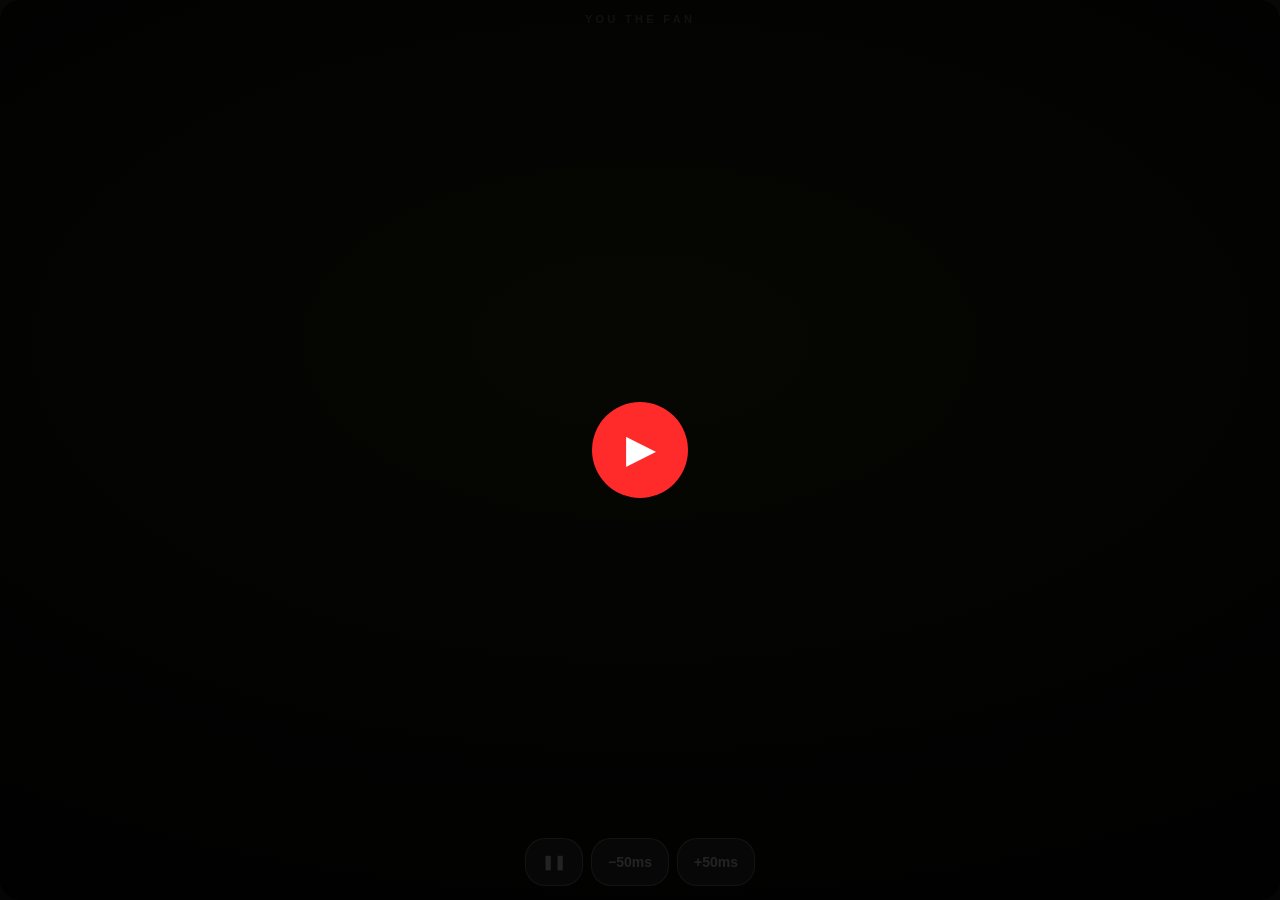
<file: you-the-fan.html>
<!DOCTYPE html>
<html lang="en"><head><meta charset="utf-8">
<meta name="viewport" content="width=device-width,initial-scale=1,viewport-fit=cover">
<link rel="stylesheet" href="https://fonts.googleapis.com/css2?family=Anton&family=Bangers&family=Black+Ops+One&family=Cormorant+Garamond:ital,wght@1,300&family=Permanent+Marker&family=Special+Elite&display=swap">
<title>You the Fan &mdash; Lyric Display</title>
<style>
/* ============ DATA-DRIVEN CSS ============
   Driven by the track data via CSS custom properties:
   --bpm      measured tempo (beats per minute)
   --beat     one beat in ms  (60000/--bpm)
   --key-hue  palette hue from the estimated key
   --nrg      0..1 vocal energy for the CURRENT SHOT (set per shot by JS)
   --wnrg     0..1 vocal energy for the CURRENT WORD (set per word in markup)
*/
:root{
  box-sizing:border-box;
  --bpm:86.13;
  --beat:calc(60000ms / var(--bpm));
  --key-hue:60;
  padding-top:env(safe-area-inset-top,0px);
  padding-bottom:env(safe-area-inset-bottom,0px);
}
html,body{
  height:100%;margin:0;background:#0a0a0a;color:#eee;
  font-family:Impact,Arial,sans-serif;overflow:hidden;
  touch-action:manipulation;-webkit-tap-highlight-color:transparent;overscroll-behavior:none;
}
#stage{
  position:fixed;inset:0;display:flex;flex-direction:column;
  align-items:center;justify-content:center;
  background:radial-gradient(120% 90% at 50% 38%,hsl(var(--key-hue) 55% 9% / .55),transparent 70%),var(--bg,#0a0a0a);
  transition:background .25s;
  --bg:#0a0a0a;--fg:#eee;--glow:#000;--nrg:1;user-select:none;
}
/* ---- beat-reactive layers ---- */
#beatring{
  position:absolute;left:50%;top:50%;width:70vmin;height:70vmin;
  transform:translate(-50%,-50%) scale(.6);
  border:2px solid hsl(var(--key-hue) 80% 60%);border-radius:50%;
  opacity:0;pointer-events:none;
}
#beatring.go{animation:ring var(--beat) ease-out both;}
@keyframes ring{
  0%{opacity:.75;transform:translate(-50%,-50%) scale(.6);}
  100%{opacity:0;transform:translate(-50%,-50%) scale(1.35);}
}
#beatring2{
  position:absolute;left:50%;top:50%;width:46vmin;height:46vmin;
  transform:translate(-50%,-50%) scale(.7);
  border:1px solid hsl(var(--key-hue) 90% 70%);border-radius:50%;
  opacity:0;pointer-events:none;
}
#beatring2.go{animation:ring2 var(--beat) ease-out both;}
@keyframes ring2{
  0%{opacity:.6;transform:translate(-50%,-50%) scale(.7);}
  100%{opacity:0;transform:translate(-50%,-50%) scale(1.2);}
}
#kickflash{
  position:absolute;inset:0;pointer-events:none;opacity:0;
  background:radial-gradient(100% 100% at 50% 50%,hsl(var(--key-hue) 95% 60% / .38),transparent 62%);
}
#kickflash.go{animation:kflash .3s ease-out both;}
@keyframes kflash{0%{opacity:1;}100%{opacity:0;}}
/* kick zoom: the whole lyric field punches in a hair on every kick */
#kickzoom{
  position:absolute;inset:0;pointer-events:none;opacity:0;z-index:1;
  background:radial-gradient(90% 90% at 50% 55%,transparent 55%,hsl(var(--key-hue) 90% 55% / .22) 100%);
}
#kickzoom.go{animation:kzoom .32s cubic-bezier(.2,1.4,.4,1) both;}
@keyframes kzoom{
  0%{opacity:1;transform:scale(1.035);}
  100%{opacity:0;transform:scale(1);}
}
#snaretick{
  position:absolute;top:0;bottom:0;left:0;width:10px;
  background:#fff;opacity:0;pointer-events:none;
}
#snaretick.go{animation:stick .16s ease-out both;}
#snaretickR{
  position:absolute;top:0;bottom:0;right:0;width:10px;
  background:#fff;opacity:0;pointer-events:none;
}
#snaretickR.go{animation:stick .16s ease-out both;}
@keyframes stick{0%{opacity:.7;}100%{opacity:0;}}
/* ---- lyric layers ---- */
.lyr{
  position:absolute;inset:0;display:flex;align-items:center;justify-content:center;
  visibility:hidden;z-index:2;
}
.lyr.on{visibility:visible;}
#word{
  font-family:var(--ff,Impact,sans-serif);color:var(--fg);text-align:center;
  padding:0 4vw;line-height:1.04;
  text-shadow:0 0 calc(var(--blur,0px)*var(--nrg)) var(--glow),0 0 calc(var(--blur,0px)*var(--nrg)*2.2) var(--glow);
  font-size:calc(var(--size,14vw)*(0.82 + var(--nrg)*0.36));
  letter-spacing:var(--ls,0);text-transform:var(--tt,none);
  max-width:100%;display:flex;flex-wrap:wrap;gap:.28em;justify-content:center;align-items:baseline;
}
/* ---- per-word enter/exit: each word is time-gated by its MEASURED
        start/end. .pre = before the vocal hits it, .live = vocal is on it,
        .done = vocal cut it. Enter on hit, exit on cut. ---- */
#word .w{
  display:inline-block;white-space:nowrap;opacity:0;
  transform:translateY(.35em) scale(.85);filter:blur(4px);
  text-shadow:0 0 calc(var(--blur,0px)*var(--wnrg,.5)) var(--glow);
}
#word .w.live{animation:win .18s cubic-bezier(.2,1.6,.4,1) both;}
#word .w.done{animation:wout .22s ease-in both;}
@keyframes win{
  from{opacity:0;transform:translateY(.35em) scale(.85);filter:blur(4px);}
  to{opacity:1;transform:none;filter:none;}
}
@keyframes wout{
  to{opacity:0;transform:translateY(-.25em) scale(.9);filter:blur(6px);}
}
/* kick-accent words slam when a kick onset lands within +-70ms of the word */
#word .w.slam{animation:wslam .25s cubic-bezier(.2,2,.4,1) both !important;}
@keyframes wslam{
  from{transform:scale(2.2) rotate(-4deg);opacity:0;}
  to{transform:none;opacity:1;}
}
[data-e="1"] #word{font-size:calc(var(--size)*1.25);}
/* ---- moods ---- */
#stage[data-m=intro]{--bg:#050505;--fg:#7d7d7d;--size:9vw;--ls:.28em;--ff:"Cormorant Garamond",Georgia,serif;}
#stage[data-m=chant]{--bg:#140f00;--fg:#ffc400;--glow:#ff9d00;--blur:26px;--size:14vw;--tt:uppercase;--ff:"Permanent Marker","Marker Felt",cursive;--ls:.02em;}
#stage[data-m=verse]{--bg:#0d0d0d;--fg:#e9e4d8;--size:12vw;--ls:-.02em;--ff:"Special Elite","Courier New",monospace;}
#stage[data-m=verse2]{--bg:#0c0709;--fg:#ff6b81;--size:12vw;--ls:-.01em;--tt:uppercase;--ff:"Black Ops One",Impact,sans-serif;}
#stage[data-m=verse3]{--bg:#070707;--fg:#c9bfa8;--glow:#6b0000;--blur:16px;--size:11vw;--ls:-.02em;--ff:"Special Elite","Courier New",monospace;}
#stage[data-m=pre]{--bg:#04080c;--fg:#a9d0ec;--glow:#5fa8d3;--blur:10px;--size:8vw;--ls:.14em;--ff:"Cormorant Garamond",Georgia,serif;}
#stage[data-m=hit]{--bg:#ececec;--fg:#0a0a0a;--size:22vw;--tt:uppercase;--ff:Anton,Impact,sans-serif;}
[data-m=hit] #word{-webkit-text-stroke:2px #000;}
#stage[data-m=end]{--bg:#000;--fg:#777;--size:7vw;--ls:.2em;--tt:uppercase;--ff:"Special Elite",monospace;}
#tag{
  position:absolute;top:calc(env(safe-area-inset-top,0px) + 14px);left:0;right:0;
  text-align:center;font:600 11px/1 Arial,sans-serif;letter-spacing:.3em;
  text-transform:uppercase;color:var(--fg);opacity:.4;z-index:5;
}
#bar{position:absolute;bottom:0;left:0;height:3px;background:var(--fg);opacity:.6;width:0;z-index:5;}
#play{
  position:absolute;inset:0;display:flex;align-items:center;justify-content:center;z-index:10;
  background:rgba(0,0,0,.72);border:0;color:#fff;font:700 18px Arial;cursor:pointer;
}
#play .pulse{
  width:96px;height:96px;border-radius:50%;background:#ff2a2a;
  display:flex;align-items:center;justify-content:center;font-size:36px;
  animation:pp 1.2s ease-in-out infinite;
}
@keyframes pp{
  0%,100%{transform:scale(1);box-shadow:0 0 0 0 #ff2a2a88;}
  50%{transform:scale(1.1);box-shadow:0 0 0 24px #ff2a2a00;}
}
#ctl{
  position:absolute;bottom:calc(env(safe-area-inset-bottom,0px) + 14px);
  display:flex;flex-wrap:wrap;justify-content:center;gap:8px;width:94%;z-index:5;
}
button{
  background:#ffffff14;color:var(--fg);border:1px solid #ffffff30;border-radius:20px;
  padding:12px 16px;font:600 14px Arial,sans-serif;min-height:48px;min-width:48px;
}
@media (prefers-reduced-motion:reduce){
  #word .w{animation:none !important;opacity:1;transform:none;filter:none;}
  #beatring,#beatring2,#kickflash,#kickzoom,#snaretick,#snaretickR{display:none;}
}
</style></head>
<body>
<div id="stage" data-m="intro">
<div id="beatring"></div><div id="beatring2"></div><div id="kickflash"></div><div id="kickzoom"></div><div id="snaretick"></div><div id="snaretickR"></div>
<div id="tag">You the Fan</div>
<div class="lyr on" id="L0"><div id="word"></div></div>
<div class="lyr" id="L1"><div id="word"></div></div>
<div id="bar"></div>
<button id="play"><span class="pulse">&#9654;</span></button>
<div id="ctl"><button id="b2">&#10074;&#10074;</button><button id="dn">&minus;50ms</button><button id="up">+50ms</button></div>
</div>
<script>
"use strict";
/* DATA — injected by render_youthefan.py */
var SHOTS=[{"s":980.0,"e":3340.0,"m":"intro","x":0,"nrg":0.830,"t":"<span class=\"w\" data-s=\"1100\" data-e=\"1640\" data-k=\"0\" style=\"--wnrg:0.83\">You</span> <span class=\"w\" data-s=\"1640\" data-e=\"1780\" data-k=\"0\" style=\"--wnrg:0.89\">thought</span> <span class=\"w\" data-s=\"1780\" data-e=\"1940\" data-k=\"0\" style=\"--wnrg:0.88\">I</span> <span class=\"w\" data-s=\"1940\" data-e=\"2180\" data-k=\"0\" style=\"--wnrg:0.87\">couldn't</span> <span class=\"w\" data-s=\"2180\" data-e=\"2440\" data-k=\"0\" style=\"--wnrg:0.89\">hear</span> <span class=\"w\" data-s=\"2440\" data-e=\"3020\" data-k=\"0\" style=\"--wnrg:0.79\">you.</span>"},{"s":4350.0,"e":5810.0,"m":"intro","x":0,"nrg":0.865,"t":"<span class=\"w\" data-s=\"4470\" data-e=\"4750\" data-k=\"0\" style=\"--wnrg:0.83\">I</span> <span class=\"w\" data-s=\"4750\" data-e=\"4950\" data-k=\"0\" style=\"--wnrg:0.89\">heard</span> <span class=\"w\" data-s=\"4950\" data-e=\"5150\" data-k=\"0\" style=\"--wnrg:0.90\">the</span> <span class=\"w\" data-s=\"5150\" data-e=\"5490\" data-k=\"0\" style=\"--wnrg:0.85\">hate.</span>"},{"s":6620.0,"e":8340.0,"m":"intro","x":0,"nrg":0.887,"t":"<span class=\"w\" data-s=\"6740\" data-e=\"6940\" data-k=\"0\" style=\"--wnrg:0.89\">She</span> <span class=\"w\" data-s=\"6940\" data-e=\"7120\" data-k=\"0\" style=\"--wnrg:0.91\">heard</span> <span class=\"w\" data-s=\"7120\" data-e=\"7360\" data-k=\"0\" style=\"--wnrg:0.90\">it,</span> <span class=\"w\" data-s=\"7600\" data-e=\"8020\" data-k=\"0\" style=\"--wnrg:0.87\">too</span>"},{"s":9570.0,"e":11270.0,"m":"intro","x":0,"nrg":0.861,"t":"<span class=\"w\" data-s=\"9690\" data-e=\"10210\" data-k=\"0\" style=\"--wnrg:0.85\">Real</span> <span class=\"w\" data-s=\"10210\" data-e=\"10510\" data-k=\"0\" style=\"--wnrg:0.89\">men</span> <span class=\"w\" data-s=\"10510\" data-e=\"10810\" data-k=\"0\" style=\"--wnrg:0.87\">handle</span> <span class=\"w\" data-s=\"10810\" data-e=\"11270\" data-k=\"0\" style=\"--wnrg:0.86\">biz</span>"},{"s":11150.0,"e":14070.0,"m":"intro","x":0,"nrg":0.863,"t":"<span class=\"w\" data-s=\"11270\" data-e=\"12250\" data-k=\"0\" style=\"--wnrg:0.84\">Not</span> <span class=\"w\" data-s=\"12250\" data-e=\"12610\" data-k=\"0\" style=\"--wnrg:0.87\">gossip</span> <span class=\"w\" data-s=\"12610\" data-e=\"12850\" data-k=\"0\" style=\"--wnrg:0.86\">like</span> <span class=\"w\" data-s=\"12850\" data-e=\"13190\" data-k=\"0\" style=\"--wnrg:0.82\">a</span> <span class=\"w\" data-s=\"13190\" data-e=\"13750\" data-k=\"0\" style=\"--wnrg:0.88\">bitch</span>"},{"s":19620.0,"e":22100.0,"m":"verse","x":0,"nrg":0.895,"t":"<span class=\"w\" data-s=\"19740\" data-e=\"20640\" data-k=\"0\" style=\"--wnrg:0.86\">Three</span> <span class=\"w\" data-s=\"20640\" data-e=\"20960\" data-k=\"1\" style=\"--wnrg:0.95\">dudes</span> <span class=\"w\" data-s=\"20960\" data-e=\"21320\" data-k=\"0\" style=\"--wnrg:0.92\">one</span> <span class=\"w\" data-s=\"21320\" data-e=\"21640\" data-k=\"0\" style=\"--wnrg:0.88\">chick</span> <span class=\"w\" data-s=\"21640\" data-e=\"22100\" data-k=\"1\" style=\"--wnrg:0.92\">step</span>"},{"s":21980.0,"e":23200.0,"m":"verse","x":0,"nrg":0.857,"t":"<span class=\"w\" data-s=\"22100\" data-e=\"22280\" data-k=\"0\" style=\"--wnrg:0.89\">in</span> <span class=\"w\" data-s=\"22280\" data-e=\"22460\" data-k=\"0\" style=\"--wnrg:0.89\">the</span> <span class=\"w\" data-s=\"22460\" data-e=\"23200\" data-k=\"0\" style=\"--wnrg:0.85\">spot</span>"},{"s":23200.0,"e":24420.0,"m":"verse","x":0,"nrg":0.878,"t":"<span class=\"w\" data-s=\"23320\" data-e=\"23720\" data-k=\"0\" style=\"--wnrg:0.88\">three</span> <span class=\"w\" data-s=\"23720\" data-e=\"23840\" data-k=\"0\" style=\"--wnrg:0.91\">of</span> <span class=\"w\" data-s=\"23840\" data-e=\"24000\" data-k=\"0\" style=\"--wnrg:0.88\">them</span> <span class=\"w\" data-s=\"24000\" data-e=\"24420\" data-k=\"0\" style=\"--wnrg:0.89\">quiet,</span>"},{"s":24360.0,"e":25640.0,"m":"verse","x":0,"nrg":0.906,"t":"<span class=\"w\" data-s=\"24480\" data-e=\"24700\" data-k=\"0\" style=\"--wnrg:0.88\">but</span> <span class=\"w\" data-s=\"24700\" data-e=\"24940\" data-k=\"0\" style=\"--wnrg:0.91\">the</span> <span class=\"w\" data-s=\"24940\" data-e=\"25080\" data-k=\"0\" style=\"--wnrg:0.92\">side</span> <span class=\"w\" data-s=\"25080\" data-e=\"25360\" data-k=\"0\" style=\"--wnrg:0.90\">eyes</span> <span class=\"w\" data-s=\"25360\" data-e=\"25640\" data-k=\"0\" style=\"--wnrg:0.90\">pop</span>"},{"s":25520.0,"e":27180.0,"m":"verse","x":0,"nrg":0.942,"t":"<span class=\"w\" data-s=\"25640\" data-e=\"26040\" data-k=\"0\" style=\"--wnrg:0.94\">You</span> <span class=\"w\" data-s=\"26040\" data-e=\"26260\" data-k=\"0\" style=\"--wnrg:0.95\">ain't</span> <span class=\"w\" data-s=\"26260\" data-e=\"26520\" data-k=\"0\" style=\"--wnrg:0.95\">saying</span> <span class=\"w\" data-s=\"26520\" data-e=\"27100\" data-k=\"0\" style=\"--wnrg:0.95\">shit,</span>"},{"s":27180.0,"e":28500.0,"m":"verse","x":0,"nrg":0.901,"t":"<span class=\"w\" data-s=\"27300\" data-e=\"27340\" data-k=\"0\" style=\"--wnrg:0.96\">but</span> <span class=\"w\" data-s=\"27340\" data-e=\"27560\" data-k=\"0\" style=\"--wnrg:0.94\">your</span> <span class=\"w\" data-s=\"27560\" data-e=\"27760\" data-k=\"0\" style=\"--wnrg:0.90\">whole</span> <span class=\"w\" data-s=\"27760\" data-e=\"28100\" data-k=\"0\" style=\"--wnrg:0.89\">face</span> <span class=\"w\" data-s=\"28100\" data-e=\"28500\" data-k=\"0\" style=\"--wnrg:0.88\">talks</span>"},{"s":28380.0,"e":29920.0,"m":"verse","x":0,"nrg":0.887,"t":"<span class=\"w\" data-s=\"28500\" data-e=\"29140\" data-k=\"0\" style=\"--wnrg:0.88\">mouth</span> <span class=\"w\" data-s=\"29140\" data-e=\"29480\" data-k=\"0\" style=\"--wnrg:0.89\">full</span> <span class=\"w\" data-s=\"29480\" data-e=\"29740\" data-k=\"0\" style=\"--wnrg:0.92\">of</span> <span class=\"w\" data-s=\"29740\" data-e=\"29920\" data-k=\"0\" style=\"--wnrg:0.89\">hate</span>"},{"s":29800.0,"e":31160.0,"m":"verse","x":0,"nrg":0.912,"t":"<span class=\"w\" data-s=\"29920\" data-e=\"30080\" data-k=\"0\" style=\"--wnrg:0.89\">and</span> <span class=\"w\" data-s=\"30080\" data-e=\"30300\" data-k=\"0\" style=\"--wnrg:0.89\">some</span> <span class=\"w\" data-s=\"30300\" data-e=\"30600\" data-k=\"0\" style=\"--wnrg:0.90\">bitch</span> <span class=\"w\" data-s=\"30600\" data-e=\"30920\" data-k=\"0\" style=\"--wnrg:0.90\">ass</span> <span class=\"w\" data-s=\"30920\" data-e=\"31160\" data-k=\"0\" style=\"--wnrg:0.95\">thots</span>"},{"s":31040.0,"e":32720.0,"m":"verse","x":0,"nrg":0.948,"t":"<span class=\"w\" data-s=\"31160\" data-e=\"31360\" data-k=\"0\" style=\"--wnrg:0.95\">I'm</span> <span class=\"w\" data-s=\"31360\" data-e=\"31560\" data-k=\"1\" style=\"--wnrg:0.96\">here</span> <span class=\"w\" data-s=\"31560\" data-e=\"31820\" data-k=\"0\" style=\"--wnrg:0.96\">for</span> <span class=\"w\" data-s=\"31820\" data-e=\"32040\" data-k=\"0\" style=\"--wnrg:0.95\">business</span> <span class=\"w\" data-s=\"32040\" data-e=\"32420\" data-k=\"0\" style=\"--wnrg:0.95\">ain't</span> <span class=\"w\" data-s=\"32420\" data-e=\"32660\" data-k=\"0\" style=\"--wnrg:0.90\">here</span> <span class=\"w\" data-s=\"32660\" data-e=\"32720\" data-k=\"0\" style=\"--wnrg:0.92\">for</span>"},{"s":32600.0,"e":34620.0,"m":"verse","x":0,"nrg":0.899,"t":"<span class=\"w\" data-s=\"32720\" data-e=\"33020\" data-k=\"1\" style=\"--wnrg:0.95\">your</span> <span class=\"w\" data-s=\"33020\" data-e=\"33360\" data-k=\"0\" style=\"--wnrg:0.87\">feelings</span> <span class=\"w\" data-s=\"33360\" data-e=\"33980\" data-k=\"0\" style=\"--wnrg:0.88\">choke</span> <span class=\"w\" data-s=\"33980\" data-e=\"34200\" data-k=\"0\" style=\"--wnrg:0.91\">on</span> <span class=\"w\" data-s=\"34200\" data-e=\"34420\" data-k=\"0\" style=\"--wnrg:0.92\">that</span> <span class=\"w\" data-s=\"34420\" data-e=\"34620\" data-k=\"0\" style=\"--wnrg:0.89\">envy</span>"},{"s":34500.0,"e":36420.0,"m":"verse","x":0,"nrg":0.900,"t":"<span class=\"w\" data-s=\"34620\" data-e=\"35020\" data-k=\"0\" style=\"--wnrg:0.89\">while</span> <span class=\"w\" data-s=\"35020\" data-e=\"35200\" data-k=\"0\" style=\"--wnrg:0.92\">I'm</span> <span class=\"w\" data-s=\"35200\" data-e=\"35640\" data-k=\"0\" style=\"--wnrg:0.92\">handling</span> <span class=\"w\" data-s=\"35640\" data-e=\"36000\" data-k=\"0\" style=\"--wnrg:0.90\">dealings</span> <span class=\"w\" data-s=\"36000\" data-e=\"36420\" data-k=\"0\" style=\"--wnrg:0.89\">got</span>"},{"s":36300.0,"e":37560.0,"m":"verse","x":0,"nrg":0.943,"t":"<span class=\"w\" data-s=\"36420\" data-e=\"36680\" data-k=\"0\" style=\"--wnrg:0.90\">a</span> <span class=\"w\" data-s=\"36680\" data-e=\"36860\" data-k=\"1\" style=\"--wnrg:0.96\">problem</span> <span class=\"w\" data-s=\"36860\" data-e=\"37140\" data-k=\"0\" style=\"--wnrg:0.95\">with</span> <span class=\"w\" data-s=\"37140\" data-e=\"37420\" data-k=\"0\" style=\"--wnrg:0.96\">the</span> <span class=\"w\" data-s=\"37420\" data-e=\"37560\" data-k=\"0\" style=\"--wnrg:0.95\">man</span>"},{"s":37440.0,"e":39020.0,"m":"verse","x":0,"nrg":0.922,"t":"<span class=\"w\" data-s=\"37560\" data-e=\"37740\" data-k=\"0\" style=\"--wnrg:0.94\">Put</span> <span class=\"w\" data-s=\"37740\" data-e=\"37960\" data-k=\"1\" style=\"--wnrg:0.96\">a</span> <span class=\"w\" data-s=\"37960\" data-e=\"38160\" data-k=\"0\" style=\"--wnrg:0.92\">name</span> <span class=\"w\" data-s=\"38160\" data-e=\"38380\" data-k=\"0\" style=\"--wnrg:0.95\">on</span> <span class=\"w\" data-s=\"38380\" data-e=\"38700\" data-k=\"0\" style=\"--wnrg:0.95\">that</span> <span class=\"w\" data-s=\"38700\" data-e=\"39020\" data-k=\"0\" style=\"--wnrg:0.88\">shit</span>"},{"s":38900.0,"e":42080.0,"m":"verse","x":0,"nrg":0.890,"t":"<span class=\"w\" data-s=\"39020\" data-e=\"39820\" data-k=\"0\" style=\"--wnrg:0.87\">You</span> <span class=\"w\" data-s=\"39820\" data-e=\"40220\" data-k=\"0\" style=\"--wnrg:0.86\">won't</span> <span class=\"w\" data-s=\"40220\" data-e=\"40360\" data-k=\"0\" style=\"--wnrg:0.89\">you'll</span> <span class=\"w\" data-s=\"40360\" data-e=\"40720\" data-k=\"0\" style=\"--wnrg:0.91\">just</span> <span class=\"w\" data-s=\"40720\" data-e=\"41040\" data-k=\"0\" style=\"--wnrg:0.90\">whisper</span> <span class=\"w\" data-s=\"41040\" data-e=\"41540\" data-k=\"0\" style=\"--wnrg:0.89\">instead</span> <span class=\"w\" data-s=\"41540\" data-e=\"42080\" data-k=\"0\" style=\"--wnrg:0.91\">talk</span>"},{"s":41960.0,"e":43160.0,"m":"verse","x":0,"nrg":0.947,"t":"<span class=\"w\" data-s=\"42080\" data-e=\"42440\" data-k=\"0\" style=\"--wnrg:0.94\">shit</span> <span class=\"w\" data-s=\"42440\" data-e=\"42640\" data-k=\"0\" style=\"--wnrg:0.94\">to</span> <span class=\"w\" data-s=\"42640\" data-e=\"42860\" data-k=\"0\" style=\"--wnrg:0.95\">your</span> <span class=\"w\" data-s=\"42860\" data-e=\"43000\" data-k=\"1\" style=\"--wnrg:0.97\">boys</span> <span class=\"w\" data-s=\"43000\" data-e=\"43160\" data-k=\"0\" style=\"--wnrg:0.95\">like</span>"},{"s":43040.0,"e":45360.0,"m":"verse","x":0,"nrg":0.923,"t":"<span class=\"w\" data-s=\"43160\" data-e=\"43360\" data-k=\"0\" style=\"--wnrg:0.95\">I'm</span> <span class=\"w\" data-s=\"43360\" data-e=\"43600\" data-k=\"1\" style=\"--wnrg:0.96\">not</span> <span class=\"w\" data-s=\"43600\" data-e=\"43820\" data-k=\"0\" style=\"--wnrg:0.93\">standing</span> <span class=\"w\" data-s=\"43820\" data-e=\"44300\" data-k=\"1\" style=\"--wnrg:0.93\">there</span> <span class=\"w\" data-s=\"44300\" data-e=\"44900\" data-k=\"0\" style=\"--wnrg:0.89\">real</span> <span class=\"w\" data-s=\"44900\" data-e=\"45220\" data-k=\"0\" style=\"--wnrg:0.92\">man</span> <span class=\"w\" data-s=\"45220\" data-e=\"45360\" data-k=\"0\" style=\"--wnrg:0.91\">biz</span>"},{"s":45240.0,"e":46800.0,"m":"verse","x":0,"nrg":0.904,"t":"<span class=\"w\" data-s=\"45360\" data-e=\"45600\" data-k=\"0\" style=\"--wnrg:0.90\">They</span> <span class=\"w\" data-s=\"45600\" data-e=\"45820\" data-k=\"0\" style=\"--wnrg:0.92\">say</span> <span class=\"w\" data-s=\"45820\" data-e=\"46000\" data-k=\"0\" style=\"--wnrg:0.89\">it</span> <span class=\"w\" data-s=\"46000\" data-e=\"46120\" data-k=\"0\" style=\"--wnrg:0.91\">to</span> <span class=\"w\" data-s=\"46120\" data-e=\"46380\" data-k=\"0\" style=\"--wnrg:0.91\">your</span> <span class=\"w\" data-s=\"46380\" data-e=\"46800\" data-k=\"0\" style=\"--wnrg:0.89\">face</span>"},{"s":46680.0,"e":47980.0,"m":"verse","x":0,"nrg":0.909,"t":"<span class=\"w\" data-s=\"46800\" data-e=\"47180\" data-k=\"0\" style=\"--wnrg:0.90\">guys</span> <span class=\"w\" data-s=\"47180\" data-e=\"47360\" data-k=\"0\" style=\"--wnrg:0.89\">is</span> <span class=\"w\" data-s=\"47360\" data-e=\"47500\" data-k=\"0\" style=\"--wnrg:0.91\">for</span> <span class=\"w\" data-s=\"47500\" data-e=\"47740\" data-k=\"0\" style=\"--wnrg:0.91\">the</span> <span class=\"w\" data-s=\"47740\" data-e=\"47980\" data-k=\"0\" style=\"--wnrg:0.92\">bitches</span>"},{"s":47860.0,"e":49420.0,"m":"verse","x":0,"nrg":0.933,"t":"<span class=\"w\" data-s=\"47980\" data-e=\"48200\" data-k=\"0\" style=\"--wnrg:0.92\">and</span> <span class=\"w\" data-s=\"48200\" data-e=\"48500\" data-k=\"0\" style=\"--wnrg:0.95\">you're</span> <span class=\"w\" data-s=\"48500\" data-e=\"48640\" data-k=\"0\" style=\"--wnrg:0.96\">running</span> <span class=\"w\" data-s=\"48640\" data-e=\"49100\" data-k=\"0\" style=\"--wnrg:0.95\">that</span> <span class=\"w\" data-s=\"49100\" data-e=\"49420\" data-k=\"0\" style=\"--wnrg:0.92\">race</span>"},{"s":49300.0,"e":50920.0,"m":"pre","x":0,"nrg":0.879,"t":"<span class=\"w\" data-s=\"49420\" data-e=\"49640\" data-k=\"1\" style=\"--wnrg:0.94\">and</span> <span class=\"w\" data-s=\"49640\" data-e=\"49820\" data-k=\"0\" style=\"--wnrg:0.86\">your</span> <span class=\"w\" data-s=\"49820\" data-e=\"49980\" data-k=\"0\" style=\"--wnrg:0.89\">girl</span> <span class=\"w\" data-s=\"49980\" data-e=\"50140\" data-k=\"0\" style=\"--wnrg:0.87\">is</span> <span class=\"w\" data-s=\"50140\" data-e=\"50480\" data-k=\"0\" style=\"--wnrg:0.88\">right</span> <span class=\"w\" data-s=\"50480\" data-e=\"50920\" data-k=\"0\" style=\"--wnrg:0.87\">there</span>"},{"s":50800.0,"e":52000.0,"m":"pre","x":0,"nrg":0.865,"t":"<span class=\"w\" data-s=\"50920\" data-e=\"51020\" data-k=\"0\" style=\"--wnrg:0.85\">You</span> <span class=\"w\" data-s=\"51020\" data-e=\"51160\" data-k=\"0\" style=\"--wnrg:0.88\">know</span> <span class=\"w\" data-s=\"51160\" data-e=\"51400\" data-k=\"0\" style=\"--wnrg:0.87\">that</span> <span class=\"w\" data-s=\"51400\" data-e=\"51720\" data-k=\"0\" style=\"--wnrg:0.84\">right</span> <span class=\"w\" data-s=\"51720\" data-e=\"52000\" data-k=\"0\" style=\"--wnrg:0.88\">keep</span>"},{"s":51880.0,"e":52760.0,"m":"pre","x":0,"nrg":0.881,"t":"<span class=\"w\" data-s=\"52000\" data-e=\"52260\" data-k=\"0\" style=\"--wnrg:0.88\">talking</span> <span class=\"w\" data-s=\"52260\" data-e=\"52560\" data-k=\"0\" style=\"--wnrg:0.87\">that</span> <span class=\"w\" data-s=\"52560\" data-e=\"52760\" data-k=\"0\" style=\"--wnrg:0.88\">shit.</span>"},{"s":52700.0,"e":54560.0,"m":"pre","x":0,"nrg":0.876,"t":"<span class=\"w\" data-s=\"52820\" data-e=\"53160\" data-k=\"0\" style=\"--wnrg:0.89\">She</span> <span class=\"w\" data-s=\"53160\" data-e=\"53360\" data-k=\"0\" style=\"--wnrg:0.91\">keeps</span> <span class=\"w\" data-s=\"53360\" data-e=\"53760\" data-k=\"0\" style=\"--wnrg:0.88\">looking</span> <span class=\"w\" data-s=\"53760\" data-e=\"54120\" data-k=\"0\" style=\"--wnrg:0.88\">this</span> <span class=\"w\" data-s=\"54120\" data-e=\"54560\" data-k=\"0\" style=\"--wnrg:0.86\">way</span>"},{"s":54530.0,"e":55420.0,"m":"pre","x":0,"nrg":0.858,"t":"<span class=\"w\" data-s=\"54650\" data-e=\"55350\" data-k=\"0\" style=\"--wnrg:0.86\">Dumbass</span>"},{"s":55420.0,"e":56260.0,"m":"chant","x":1,"nrg":0.888,"t":"<span class=\"w\" data-s=\"55540\" data-e=\"55800\" data-k=\"0\" style=\"--wnrg:0.87\">I'm</span> <span class=\"w\" data-s=\"55800\" data-e=\"56000\" data-k=\"0\" style=\"--wnrg:0.83\">the</span> <span class=\"w\" data-s=\"56020\" data-e=\"56260\" data-k=\"1\" style=\"--wnrg:0.92\">proof</span>"},{"s":56140.0,"e":57960.0,"m":"chant","x":1,"nrg":0.944,"t":"<span class=\"w\" data-s=\"56260\" data-e=\"56540\" data-k=\"0\" style=\"--wnrg:0.91\">you</span> <span class=\"w\" data-s=\"56540\" data-e=\"56800\" data-k=\"0\" style=\"--wnrg:0.94\">the</span> <span class=\"w\" data-s=\"56800\" data-e=\"57360\" data-k=\"0\" style=\"--wnrg:0.96\">fan</span> <span class=\"w\" data-s=\"57360\" data-e=\"57700\" data-k=\"0\" style=\"--wnrg:0.95\">talking</span> <span class=\"w\" data-s=\"57700\" data-e=\"57960\" data-k=\"1\" style=\"--wnrg:0.96\">shit</span>"},{"s":57840.0,"e":60680.0,"m":"chant","x":1,"nrg":0.913,"t":"<span class=\"w\" data-s=\"57960\" data-e=\"58180\" data-k=\"0\" style=\"--wnrg:0.94\">in</span> <span class=\"w\" data-s=\"58180\" data-e=\"58480\" data-k=\"0\" style=\"--wnrg:0.90\">low</span> <span class=\"w\" data-s=\"58480\" data-e=\"58700\" data-k=\"0\" style=\"--wnrg:0.92\">-case</span> <span class=\"w\" data-s=\"58700\" data-e=\"59040\" data-k=\"0\" style=\"--wnrg:0.92\">Speak</span> <span class=\"w\" data-s=\"59040\" data-e=\"59380\" data-k=\"0\" style=\"--wnrg:0.90\">up,</span> <span class=\"w\" data-s=\"59380\" data-e=\"60400\" data-k=\"0\" style=\"--wnrg:0.91\">motherfucker.</span>"},{"s":60680.0,"e":61780.0,"m":"chant","x":1,"nrg":0.921,"t":"<span class=\"w\" data-s=\"60800\" data-e=\"61000\" data-k=\"0\" style=\"--wnrg:0.91\">She</span> <span class=\"w\" data-s=\"61000\" data-e=\"61180\" data-k=\"0\" style=\"--wnrg:0.91\">can</span> <span class=\"w\" data-s=\"61180\" data-e=\"61380\" data-k=\"0\" style=\"--wnrg:0.92\">hear</span> <span class=\"w\" data-s=\"61380\" data-e=\"61620\" data-k=\"0\" style=\"--wnrg:0.92\">that</span> <span class=\"w\" data-s=\"61620\" data-e=\"61780\" data-k=\"0\" style=\"--wnrg:0.92\">bitch</span>"},{"s":61660.0,"e":63120.0,"m":"chant","x":1,"nrg":0.947,"t":"<span class=\"w\" data-s=\"61780\" data-e=\"62000\" data-k=\"0\" style=\"--wnrg:0.94\">in</span> <span class=\"w\" data-s=\"62000\" data-e=\"62300\" data-k=\"0\" style=\"--wnrg:0.94\">your</span> <span class=\"w\" data-s=\"62300\" data-e=\"62540\" data-k=\"1\" style=\"--wnrg:0.96\">tone</span> <span class=\"w\" data-s=\"62540\" data-e=\"62820\" data-k=\"0\" style=\"--wnrg:0.95\">Take</span> <span class=\"w\" data-s=\"62820\" data-e=\"63040\" data-k=\"1\" style=\"--wnrg:0.97\">your</span> <span class=\"w\" data-s=\"63040\" data-e=\"63120\" data-k=\"0\" style=\"--wnrg:0.93\">ball</span>"},{"s":63000.0,"e":64384.0,"m":"chant","x":1,"nrg":0.918,"t":"<span class=\"w\" data-s=\"63120\" data-e=\"63360\" data-k=\"0\" style=\"--wnrg:0.95\">and</span> <span class=\"w\" data-s=\"63360\" data-e=\"63620\" data-k=\"1\" style=\"--wnrg:0.93\">go</span> <span class=\"w\" data-s=\"63620\" data-e=\"63800\" data-k=\"0\" style=\"--wnrg:0.92\">home.</span> <span class=\"w\" data-s=\"63800\" data-e=\"63984\" data-k=\"0\" style=\"--wnrg:0.91\">Hate</span> <span class=\"w\" data-s=\"64000\" data-e=\"64184\" data-k=\"0\" style=\"--wnrg:0.91\">got</span> <span class=\"w\" data-s=\"64200\" data-e=\"64384\" data-k=\"0\" style=\"--wnrg:0.89\">tonnage,</span>"},{"s":64280.0,"e":65784.0,"m":"chant","x":1,"nrg":0.904,"t":"<span class=\"w\" data-s=\"64400\" data-e=\"64584\" data-k=\"0\" style=\"--wnrg:0.91\">she</span> <span class=\"w\" data-s=\"64600\" data-e=\"64784\" data-k=\"0\" style=\"--wnrg:0.90\">can</span> <span class=\"w\" data-s=\"64800\" data-e=\"64984\" data-k=\"0\" style=\"--wnrg:0.87\">feel</span> <span class=\"w\" data-s=\"65000\" data-e=\"65184\" data-k=\"0\" style=\"--wnrg:0.92\">it</span> <span class=\"w\" data-s=\"65200\" data-e=\"65384\" data-k=\"0\" style=\"--wnrg:0.89\">She</span> <span class=\"w\" data-s=\"65400\" data-e=\"65584\" data-k=\"0\" style=\"--wnrg:0.93\">came</span> <span class=\"w\" data-s=\"65600\" data-e=\"65784\" data-k=\"0\" style=\"--wnrg:0.92\">looking,</span>"},{"s":65680.0,"e":68020.0,"m":"chant","x":1,"nrg":0.931,"t":"<span class=\"w\" data-s=\"65800\" data-e=\"65984\" data-k=\"0\" style=\"--wnrg:0.91\">you</span> <span class=\"w\" data-s=\"66000\" data-e=\"66184\" data-k=\"0\" style=\"--wnrg:0.89\">can't</span> <span class=\"w\" data-s=\"66200\" data-e=\"66384\" data-k=\"0\" style=\"--wnrg:0.89\">conceal</span> <span class=\"w\" data-s=\"66400\" data-e=\"66584\" data-k=\"0\" style=\"--wnrg:0.92\">it</span> <span class=\"w\" data-s=\"66600\" data-e=\"67360\" data-k=\"0\" style=\"--wnrg:0.94\">congratulations.</span> <span class=\"w\" data-s=\"67400\" data-e=\"67640\" data-k=\"0\" style=\"--wnrg:0.94\">You</span> <span class=\"w\" data-s=\"67640\" data-e=\"68020\" data-k=\"0\" style=\"--wnrg:0.96\">do</span>"},{"s":67900.0,"e":70230.0,"m":"chant","x":1,"nrg":0.925,"t":"<span class=\"w\" data-s=\"68020\" data-e=\"68400\" data-k=\"0\" style=\"--wnrg:0.96\">you</span> <span class=\"w\" data-s=\"68790\" data-e=\"69270\" data-k=\"1\" style=\"--wnrg:0.94\">do</span> <span class=\"w\" data-s=\"69270\" data-e=\"69850\" data-k=\"0\" style=\"--wnrg:0.89\">I'm</span> <span class=\"w\" data-s=\"69850\" data-e=\"70050\" data-k=\"0\" style=\"--wnrg:0.93\">the</span> <span class=\"w\" data-s=\"70050\" data-e=\"70170\" data-k=\"0\" style=\"--wnrg:0.89\">proof.</span>"},{"s":70230.0,"e":70870.0,"m":"chant","x":1,"nrg":0.899,"t":"<span class=\"w\" data-s=\"70350\" data-e=\"70550\" data-k=\"0\" style=\"--wnrg:0.86\">That's</span> <span class=\"w\" data-s=\"70550\" data-e=\"70690\" data-k=\"0\" style=\"--wnrg:0.92\">the</span> <span class=\"w\" data-s=\"70690\" data-e=\"70870\" data-k=\"0\" style=\"--wnrg:0.90\">proof.</span>"},{"s":70750.0,"e":71610.0,"m":"chant","x":1,"nrg":0.903,"t":"<span class=\"w\" data-s=\"70870\" data-e=\"71130\" data-k=\"0\" style=\"--wnrg:0.90\">Keep</span> <span class=\"w\" data-s=\"71130\" data-e=\"71430\" data-k=\"0\" style=\"--wnrg:0.93\">it</span> <span class=\"w\" data-s=\"71430\" data-e=\"71610\" data-k=\"0\" style=\"--wnrg:0.87\">low</span>"},{"s":71490.0,"e":73190.0,"m":"chant","x":1,"nrg":0.925,"t":"<span class=\"w\" data-s=\"71610\" data-e=\"71850\" data-k=\"0\" style=\"--wnrg:0.90\">What's</span> <span class=\"w\" data-s=\"71850\" data-e=\"72110\" data-k=\"0\" style=\"--wnrg:0.93\">below</span> <span class=\"w\" data-s=\"72110\" data-e=\"72570\" data-k=\"0\" style=\"--wnrg:0.91\">still</span> <span class=\"w\" data-s=\"72570\" data-e=\"72970\" data-k=\"0\" style=\"--wnrg:0.94\">knows</span> <span class=\"w\" data-s=\"72970\" data-e=\"73190\" data-k=\"0\" style=\"--wnrg:0.95\">that</span>"},{"s":73070.0,"e":74980.0,"m":"chant","x":1,"nrg":0.941,"t":"<span class=\"w\" data-s=\"73190\" data-e=\"73510\" data-k=\"0\" style=\"--wnrg:0.96\">you</span> <span class=\"w\" data-s=\"73510\" data-e=\"73690\" data-k=\"0\" style=\"--wnrg:0.96\">go</span> <span class=\"w\" data-s=\"73690\" data-e=\"73950\" data-k=\"0\" style=\"--wnrg:0.96\">take</span> <span class=\"w\" data-s=\"73980\" data-e=\"74840\" data-k=\"0\" style=\"--wnrg:0.94\">your</span> <span class=\"w\" data-s=\"74840\" data-e=\"74980\" data-k=\"0\" style=\"--wnrg:0.91\">ball?</span>"},{"s":74940.0,"e":76060.0,"m":"chant","x":1,"nrg":0.909,"t":"<span class=\"w\" data-s=\"75060\" data-e=\"75220\" data-k=\"0\" style=\"--wnrg:0.90\">Take</span> <span class=\"w\" data-s=\"75220\" data-e=\"75540\" data-k=\"0\" style=\"--wnrg:0.91\">it</span> <span class=\"w\" data-s=\"75540\" data-e=\"75740\" data-k=\"0\" style=\"--wnrg:0.90\">ball</span> <span class=\"w\" data-s=\"75740\" data-e=\"75900\" data-k=\"0\" style=\"--wnrg:0.88\">take</span> <span class=\"w\" data-s=\"75900\" data-e=\"76060\" data-k=\"0\" style=\"--wnrg:0.89\">it</span>"},{"s":75940.0,"e":77740.0,"m":"chant","x":1,"nrg":0.917,"t":"<span class=\"w\" data-s=\"76060\" data-e=\"76180\" data-k=\"0\" style=\"--wnrg:0.93\">Gas station,</span> <span class=\"w\" data-s=\"76060\" data-e=\"76180\" data-k=\"0\" style=\"--wnrg:0.93\">take</span> <span class=\"w\" data-s=\"76060\" data-e=\"76940\" data-k=\"0\" style=\"--wnrg:0.93\">it</span> <span class=\"w\" data-s=\"77260\" data-e=\"77740\" data-k=\"0\" style=\"--wnrg:0.91\">ball</span>"},{"s":77620.0,"e":78080.0,"m":"chant","x":1,"nrg":0.926,"t":"<span class=\"w\" data-s=\"77740\" data-e=\"78080\" data-k=\"0\" style=\"--wnrg:0.91\">Get</span>"},{"s":77960.0,"e":79970.0,"m":"verse2","x":0,"nrg":0.954,"t":"<span class=\"w\" data-s=\"78080\" data-e=\"79020\" data-k=\"0\" style=\"--wnrg:0.96\">next</span> <span class=\"w\" data-s=\"79630\" data-e=\"79970\" data-k=\"0\" style=\"--wnrg:0.94\">stop.</span>"},{"s":79850.0,"e":81350.0,"m":"verse2","x":0,"nrg":0.913,"t":"<span class=\"w\" data-s=\"79970\" data-e=\"80170\" data-k=\"1\" style=\"--wnrg:0.96\">I'm</span> <span class=\"w\" data-s=\"80170\" data-e=\"80550\" data-k=\"0\" style=\"--wnrg:0.92\">handling</span> <span class=\"w\" data-s=\"80550\" data-e=\"81030\" data-k=\"0\" style=\"--wnrg:0.91\">my</span> <span class=\"w\" data-s=\"81030\" data-e=\"81350\" data-k=\"0\" style=\"--wnrg:0.88\">shit.</span>"},{"s":81230.0,"e":83130.0,"m":"verse2","x":0,"nrg":0.907,"t":"<span class=\"w\" data-s=\"81350\" data-e=\"81770\" data-k=\"0\" style=\"--wnrg:0.91\">She</span> <span class=\"w\" data-s=\"81770\" data-e=\"82070\" data-k=\"0\" style=\"--wnrg:0.91\">walks</span> <span class=\"w\" data-s=\"82070\" data-e=\"82470\" data-k=\"0\" style=\"--wnrg:0.92\">right</span> <span class=\"w\" data-s=\"82470\" data-e=\"82710\" data-k=\"0\" style=\"--wnrg:0.92\">over</span> <span class=\"w\" data-s=\"82710\" data-e=\"82890\" data-k=\"0\" style=\"--wnrg:0.92\">like</span> <span class=\"w\" data-s=\"82890\" data-e=\"83130\" data-k=\"0\" style=\"--wnrg:0.91\">who</span>"},{"s":83010.0,"e":84350.0,"m":"verse2","x":0,"nrg":0.904,"t":"<span class=\"w\" data-s=\"83130\" data-e=\"83370\" data-k=\"0\" style=\"--wnrg:0.90\">the</span> <span class=\"w\" data-s=\"83370\" data-e=\"83530\" data-k=\"0\" style=\"--wnrg:0.90\">fuck</span> <span class=\"w\" data-s=\"83530\" data-e=\"83890\" data-k=\"0\" style=\"--wnrg:0.91\">is</span> <span class=\"w\" data-s=\"83890\" data-e=\"84150\" data-k=\"0\" style=\"--wnrg:0.91\">this?</span>"},{"s":84350.0,"e":85470.0,"m":"verse2","x":0,"nrg":0.950,"t":"<span class=\"w\" data-s=\"84470\" data-e=\"84610\" data-k=\"1\" style=\"--wnrg:0.98\">Says</span> <span class=\"w\" data-s=\"84610\" data-e=\"84850\" data-k=\"0\" style=\"--wnrg:0.96\">I</span> <span class=\"w\" data-s=\"84850\" data-e=\"85010\" data-k=\"0\" style=\"--wnrg:0.95\">saw</span> <span class=\"w\" data-s=\"85010\" data-e=\"85290\" data-k=\"1\" style=\"--wnrg:0.96\">them</span> <span class=\"w\" data-s=\"85290\" data-e=\"85470\" data-k=\"0\" style=\"--wnrg:0.94\">boys</span>"},{"s":85350.0,"e":86950.0,"m":"verse2","x":0,"nrg":0.914,"t":"<span class=\"w\" data-s=\"85470\" data-e=\"85770\" data-k=\"1\" style=\"--wnrg:0.95\">they</span> <span class=\"w\" data-s=\"85770\" data-e=\"85950\" data-k=\"0\" style=\"--wnrg:0.92\">were</span> <span class=\"w\" data-s=\"85950\" data-e=\"86170\" data-k=\"0\" style=\"--wnrg:0.90\">acting</span> <span class=\"w\" data-s=\"86170\" data-e=\"86650\" data-k=\"0\" style=\"--wnrg:0.92\">real</span> <span class=\"w\" data-s=\"86650\" data-e=\"86950\" data-k=\"0\" style=\"--wnrg:0.90\">strange</span>"},{"s":86830.0,"e":87770.0,"m":"verse2","x":0,"nrg":0.902,"t":"<span class=\"w\" data-s=\"86950\" data-e=\"87350\" data-k=\"0\" style=\"--wnrg:0.89\">wanted</span> <span class=\"w\" data-s=\"87350\" data-e=\"87650\" data-k=\"0\" style=\"--wnrg:0.89\">to</span> <span class=\"w\" data-s=\"87650\" data-e=\"87770\" data-k=\"0\" style=\"--wnrg:0.92\">see</span>"},{"s":87650.0,"e":89190.0,"m":"verse2","x":0,"nrg":0.927,"t":"<span class=\"w\" data-s=\"87770\" data-e=\"88030\" data-k=\"0\" style=\"--wnrg:0.93\">what</span> <span class=\"w\" data-s=\"88030\" data-e=\"88150\" data-k=\"0\" style=\"--wnrg:0.92\">had</span> <span class=\"w\" data-s=\"88150\" data-e=\"88290\" data-k=\"0\" style=\"--wnrg:0.92\">them</span> <span class=\"w\" data-s=\"88290\" data-e=\"88570\" data-k=\"0\" style=\"--wnrg:0.91\">looking</span> <span class=\"w\" data-s=\"88570\" data-e=\"88970\" data-k=\"0\" style=\"--wnrg:0.92\">that</span> <span class=\"w\" data-s=\"88970\" data-e=\"89190\" data-k=\"1\" style=\"--wnrg:0.96\">way</span>"},{"s":89070.0,"e":90350.0,"m":"verse2","x":0,"nrg":0.952,"t":"<span class=\"w\" data-s=\"89190\" data-e=\"89410\" data-k=\"0\" style=\"--wnrg:0.94\">I</span> <span class=\"w\" data-s=\"89410\" data-e=\"89490\" data-k=\"0\" style=\"--wnrg:0.93\">said</span> <span class=\"w\" data-s=\"89490\" data-e=\"89690\" data-k=\"1\" style=\"--wnrg:0.96\">was</span> <span class=\"w\" data-s=\"89690\" data-e=\"89890\" data-k=\"0\" style=\"--wnrg:0.94\">it</span> <span class=\"w\" data-s=\"89890\" data-e=\"90150\" data-k=\"0\" style=\"--wnrg:0.95\">my</span> <span class=\"w\" data-s=\"90150\" data-e=\"90350\" data-k=\"0\" style=\"--wnrg:0.95\">size.</span>"},{"s":90230.0,"e":91070.0,"m":"verse2","x":0,"nrg":0.946,"t":"<span class=\"w\" data-s=\"90350\" data-e=\"90570\" data-k=\"0\" style=\"--wnrg:0.94\">She</span> <span class=\"w\" data-s=\"90570\" data-e=\"90770\" data-k=\"1\" style=\"--wnrg:0.97\">said</span> <span class=\"w\" data-s=\"90770\" data-e=\"91070\" data-k=\"0\" style=\"--wnrg:0.94\">nah,</span>"},{"s":91050.0,"e":92430.0,"m":"verse2","x":0,"nrg":0.910,"t":"<span class=\"w\" data-s=\"91170\" data-e=\"91290\" data-k=\"0\" style=\"--wnrg:0.96\">it's</span> <span class=\"w\" data-s=\"91290\" data-e=\"91470\" data-k=\"0\" style=\"--wnrg:0.92\">the</span> <span class=\"w\" data-s=\"91470\" data-e=\"91750\" data-k=\"0\" style=\"--wnrg:0.89\">art</span> <span class=\"w\" data-s=\"91750\" data-e=\"91950\" data-k=\"0\" style=\"--wnrg:0.90\">not</span> <span class=\"w\" data-s=\"91950\" data-e=\"92210\" data-k=\"0\" style=\"--wnrg:0.92\">your</span> <span class=\"w\" data-s=\"92210\" data-e=\"92430\" data-k=\"0\" style=\"--wnrg:0.89\">size.</span>"},{"s":92310.0,"e":93170.0,"m":"verse2","x":0,"nrg":0.889,"t":"<span class=\"w\" data-s=\"92430\" data-e=\"92690\" data-k=\"0\" style=\"--wnrg:0.88\">It's</span> <span class=\"w\" data-s=\"92690\" data-e=\"92930\" data-k=\"0\" style=\"--wnrg:0.91\">the</span> <span class=\"w\" data-s=\"92930\" data-e=\"93170\" data-k=\"0\" style=\"--wnrg:0.89\">sound.</span>"},{"s":93050.0,"e":94390.0,"m":"verse2","x":0,"nrg":0.889,"t":"<span class=\"w\" data-s=\"93170\" data-e=\"93390\" data-k=\"0\" style=\"--wnrg:0.88\">It's</span> <span class=\"w\" data-s=\"93390\" data-e=\"93550\" data-k=\"0\" style=\"--wnrg:0.91\">the</span> <span class=\"w\" data-s=\"93550\" data-e=\"93690\" data-k=\"0\" style=\"--wnrg:0.93\">way</span> <span class=\"w\" data-s=\"93690\" data-e=\"93870\" data-k=\"0\" style=\"--wnrg:0.91\">that</span> <span class=\"w\" data-s=\"93870\" data-e=\"94110\" data-k=\"0\" style=\"--wnrg:0.90\">it</span> <span class=\"w\" data-s=\"94110\" data-e=\"94390\" data-k=\"0\" style=\"--wnrg:0.88\">starts</span>"},{"s":94270.0,"e":95870.0,"m":"verse2","x":0,"nrg":0.928,"t":"<span class=\"w\" data-s=\"94390\" data-e=\"94790\" data-k=\"0\" style=\"--wnrg:0.87\">I</span> <span class=\"w\" data-s=\"94790\" data-e=\"95170\" data-k=\"0\" style=\"--wnrg:0.94\">turned</span> <span class=\"w\" data-s=\"95170\" data-e=\"95450\" data-k=\"0\" style=\"--wnrg:0.95\">up</span> <span class=\"w\" data-s=\"95450\" data-e=\"95650\" data-k=\"0\" style=\"--wnrg:0.95\">the</span> <span class=\"w\" data-s=\"95650\" data-e=\"95870\" data-k=\"0\" style=\"--wnrg:0.97\">speakers</span>"},{"s":95750.0,"e":97990.0,"m":"verse2","x":0,"nrg":0.917,"t":"<span class=\"w\" data-s=\"95870\" data-e=\"96190\" data-k=\"0\" style=\"--wnrg:0.96\">and</span> <span class=\"w\" data-s=\"96190\" data-e=\"96350\" data-k=\"0\" style=\"--wnrg:0.97\">I</span> <span class=\"w\" data-s=\"96350\" data-e=\"96610\" data-k=\"0\" style=\"--wnrg:0.94\">let</span> <span class=\"w\" data-s=\"96610\" data-e=\"96810\" data-k=\"1\" style=\"--wnrg:0.96\">them</span> <span class=\"w\" data-s=\"96810\" data-e=\"97450\" data-k=\"0\" style=\"--wnrg:0.88\">speak</span> <span class=\"w\" data-s=\"97450\" data-e=\"97990\" data-k=\"0\" style=\"--wnrg:0.90\">bass</span>"},{"s":97870.0,"e":100070.0,"m":"verse2","x":0,"nrg":0.926,"t":"<span class=\"w\" data-s=\"97990\" data-e=\"98230\" data-k=\"0\" style=\"--wnrg:0.91\">in</span> <span class=\"w\" data-s=\"98230\" data-e=\"98450\" data-k=\"0\" style=\"--wnrg:0.91\">the</span> <span class=\"w\" data-s=\"98450\" data-e=\"98810\" data-k=\"0\" style=\"--wnrg:0.91\">pavement</span> <span class=\"w\" data-s=\"98810\" data-e=\"99250\" data-k=\"1\" style=\"--wnrg:0.95\">whole</span> <span class=\"w\" data-s=\"99250\" data-e=\"99690\" data-k=\"0\" style=\"--wnrg:0.93\">lot</span> <span class=\"w\" data-s=\"99690\" data-e=\"100070\" data-k=\"1\" style=\"--wnrg:0.92\">weak</span>"},{"s":99950.0,"e":101450.0,"m":"verse2","x":0,"nrg":0.950,"t":"<span class=\"w\" data-s=\"100070\" data-e=\"100430\" data-k=\"1\" style=\"--wnrg:0.94\">No</span> <span class=\"w\" data-s=\"100430\" data-e=\"100610\" data-k=\"1\" style=\"--wnrg:0.96\">threat</span> <span class=\"w\" data-s=\"100610\" data-e=\"100870\" data-k=\"0\" style=\"--wnrg:0.95\">in</span> <span class=\"w\" data-s=\"100870\" data-e=\"101230\" data-k=\"0\" style=\"--wnrg:0.96\">my</span> <span class=\"w\" data-s=\"101230\" data-e=\"101450\" data-k=\"0\" style=\"--wnrg:0.96\">voice.</span>"},{"s":101410.0,"e":102830.0,"m":"verse2","x":0,"nrg":0.928,"t":"<span class=\"w\" data-s=\"101530\" data-e=\"101830\" data-k=\"0\" style=\"--wnrg:0.96\">No</span> <span class=\"w\" data-s=\"101830\" data-e=\"102010\" data-k=\"0\" style=\"--wnrg:0.94\">hand</span> <span class=\"w\" data-s=\"102010\" data-e=\"102270\" data-k=\"0\" style=\"--wnrg:0.95\">on</span> <span class=\"w\" data-s=\"102270\" data-e=\"102570\" data-k=\"0\" style=\"--wnrg:0.92\">my</span> <span class=\"w\" data-s=\"102570\" data-e=\"102830\" data-k=\"0\" style=\"--wnrg:0.90\">chest.</span>"},{"s":102730.0,"e":104250.0,"m":"verse2","x":0,"nrg":0.906,"t":"<span class=\"w\" data-s=\"102850\" data-e=\"103050\" data-k=\"0\" style=\"--wnrg:0.89\">Just</span> <span class=\"w\" data-s=\"103050\" data-e=\"103270\" data-k=\"0\" style=\"--wnrg:0.93\">the</span> <span class=\"w\" data-s=\"103270\" data-e=\"103490\" data-k=\"0\" style=\"--wnrg:0.92\">music</span> <span class=\"w\" data-s=\"103490\" data-e=\"103750\" data-k=\"0\" style=\"--wnrg:0.88\">at</span> <span class=\"w\" data-s=\"103750\" data-e=\"103890\" data-k=\"0\" style=\"--wnrg:0.91\">full</span> <span class=\"w\" data-s=\"103890\" data-e=\"104250\" data-k=\"0\" style=\"--wnrg:0.92\">volume</span>"},{"s":104130.0,"e":105650.0,"m":"verse2","x":0,"nrg":0.917,"t":"<span class=\"w\" data-s=\"104250\" data-e=\"104550\" data-k=\"0\" style=\"--wnrg:0.92\">I</span> <span class=\"w\" data-s=\"104550\" data-e=\"104770\" data-k=\"0\" style=\"--wnrg:0.93\">let</span> <span class=\"w\" data-s=\"104770\" data-e=\"104930\" data-k=\"0\" style=\"--wnrg:0.90\">it</span> <span class=\"w\" data-s=\"104930\" data-e=\"105150\" data-k=\"0\" style=\"--wnrg:0.91\">do</span> <span class=\"w\" data-s=\"105150\" data-e=\"105390\" data-k=\"0\" style=\"--wnrg:0.93\">the</span> <span class=\"w\" data-s=\"105390\" data-e=\"105650\" data-k=\"0\" style=\"--wnrg:0.89\">rest</span>"},{"s":105530.0,"e":106950.0,"m":"verse2","x":0,"nrg":0.943,"t":"<span class=\"w\" data-s=\"105650\" data-e=\"106070\" data-k=\"0\" style=\"--wnrg:0.94\">you</span> <span class=\"w\" data-s=\"106070\" data-e=\"106170\" data-k=\"0\" style=\"--wnrg:0.94\">tried</span> <span class=\"w\" data-s=\"106170\" data-e=\"106390\" data-k=\"0\" style=\"--wnrg:0.94\">to</span> <span class=\"w\" data-s=\"106390\" data-e=\"106510\" data-k=\"0\" style=\"--wnrg:0.95\">make</span> <span class=\"w\" data-s=\"106510\" data-e=\"106690\" data-k=\"0\" style=\"--wnrg:0.95\">me</span> <span class=\"w\" data-s=\"106690\" data-e=\"106950\" data-k=\"1\" style=\"--wnrg:0.97\">look</span>"},{"s":106830.0,"e":108270.0,"m":"verse2","x":0,"nrg":0.943,"t":"<span class=\"w\" data-s=\"106950\" data-e=\"107270\" data-k=\"0\" style=\"--wnrg:0.96\">back</span> <span class=\"w\" data-s=\"107270\" data-e=\"107770\" data-k=\"0\" style=\"--wnrg:0.96\">to</span> <span class=\"w\" data-s=\"107770\" data-e=\"108090\" data-k=\"1\" style=\"--wnrg:0.94\">the</span> <span class=\"w\" data-s=\"108090\" data-e=\"108270\" data-k=\"0\" style=\"--wnrg:0.92\">room</span>"},{"s":108150.0,"e":109690.0,"m":"verse2","x":0,"nrg":0.914,"t":"<span class=\"w\" data-s=\"108270\" data-e=\"108430\" data-k=\"0\" style=\"--wnrg:0.92\">Your</span> <span class=\"w\" data-s=\"108430\" data-e=\"108630\" data-k=\"0\" style=\"--wnrg:0.90\">hate</span> <span class=\"w\" data-s=\"108630\" data-e=\"109010\" data-k=\"0\" style=\"--wnrg:0.90\">just</span> <span class=\"w\" data-s=\"109010\" data-e=\"109410\" data-k=\"0\" style=\"--wnrg:0.91\">introduced</span> <span class=\"w\" data-s=\"109410\" data-e=\"109690\" data-k=\"0\" style=\"--wnrg:0.92\">me</span>"},{"s":109570.0,"e":111150.0,"m":"verse2","x":0,"nrg":0.924,"t":"<span class=\"w\" data-s=\"109690\" data-e=\"110070\" data-k=\"0\" style=\"--wnrg:0.92\">without</span> <span class=\"w\" data-s=\"110070\" data-e=\"110450\" data-k=\"0\" style=\"--wnrg:0.92\">leaving</span> <span class=\"w\" data-s=\"110450\" data-e=\"110850\" data-k=\"0\" style=\"--wnrg:0.91\">your</span> <span class=\"w\" data-s=\"110850\" data-e=\"111150\" data-k=\"0\" style=\"--wnrg:0.92\">stool</span>"},{"s":111030.0,"e":112890.0,"m":"verse2","x":0,"nrg":0.952,"t":"<span class=\"w\" data-s=\"111150\" data-e=\"111390\" data-k=\"1\" style=\"--wnrg:0.96\">Put</span> <span class=\"w\" data-s=\"111390\" data-e=\"111670\" data-k=\"0\" style=\"--wnrg:0.94\">my</span> <span class=\"w\" data-s=\"111670\" data-e=\"111930\" data-k=\"1\" style=\"--wnrg:0.96\">name</span> <span class=\"w\" data-s=\"111930\" data-e=\"112190\" data-k=\"0\" style=\"--wnrg:0.95\">in</span> <span class=\"w\" data-s=\"112190\" data-e=\"112390\" data-k=\"1\" style=\"--wnrg:0.97\">her</span> <span class=\"w\" data-s=\"112390\" data-e=\"112590\" data-k=\"0\" style=\"--wnrg:0.96\">head</span> <span class=\"w\" data-s=\"112590\" data-e=\"112890\" data-k=\"0\" style=\"--wnrg:0.96\">put</span>"},{"s":112770.0,"e":114090.0,"m":"verse2","x":0,"nrg":0.929,"t":"<span class=\"w\" data-s=\"112890\" data-e=\"113090\" data-k=\"0\" style=\"--wnrg:0.96\">my</span> <span class=\"w\" data-s=\"113090\" data-e=\"113250\" data-k=\"0\" style=\"--wnrg:0.94\">sound</span> <span class=\"w\" data-s=\"113250\" data-e=\"113550\" data-k=\"1\" style=\"--wnrg:0.95\">in</span> <span class=\"w\" data-s=\"113550\" data-e=\"113730\" data-k=\"0\" style=\"--wnrg:0.91\">her</span> <span class=\"w\" data-s=\"113730\" data-e=\"113910\" data-k=\"0\" style=\"--wnrg:0.90\">chest</span> <span class=\"w\" data-s=\"113910\" data-e=\"114090\" data-k=\"0\" style=\"--wnrg:0.90\">now</span>"},{"s":113970.0,"e":115470.0,"m":"verse2","x":0,"nrg":0.916,"t":"<span class=\"w\" data-s=\"114090\" data-e=\"114310\" data-k=\"0\" style=\"--wnrg:0.91\">She's</span> <span class=\"w\" data-s=\"114310\" data-e=\"114590\" data-k=\"0\" style=\"--wnrg:0.93\">doing</span> <span class=\"w\" data-s=\"114590\" data-e=\"114910\" data-k=\"0\" style=\"--wnrg:0.92\">the</span> <span class=\"w\" data-s=\"114910\" data-e=\"115190\" data-k=\"0\" style=\"--wnrg:0.89\">one</span> <span class=\"w\" data-s=\"115190\" data-e=\"115470\" data-k=\"0\" style=\"--wnrg:0.91\">thing</span>"},{"s":115350.0,"e":116650.0,"m":"verse2","x":0,"nrg":0.912,"t":"<span class=\"w\" data-s=\"115470\" data-e=\"115790\" data-k=\"0\" style=\"--wnrg:0.93\">you</span> <span class=\"w\" data-s=\"115790\" data-e=\"115910\" data-k=\"0\" style=\"--wnrg:0.93\">want</span> <span class=\"w\" data-s=\"115910\" data-e=\"116070\" data-k=\"0\" style=\"--wnrg:0.89\">at</span> <span class=\"w\" data-s=\"116070\" data-e=\"116290\" data-k=\"0\" style=\"--wnrg:0.92\">the</span> <span class=\"w\" data-s=\"116290\" data-e=\"116650\" data-k=\"0\" style=\"--wnrg:0.89\">least</span>"},{"s":116530.0,"e":118150.0,"m":"pre","x":0,"nrg":0.931,"t":"<span class=\"w\" data-s=\"116650\" data-e=\"117070\" data-k=\"0\" style=\"--wnrg:0.92\">real</span> <span class=\"w\" data-s=\"117070\" data-e=\"117390\" data-k=\"0\" style=\"--wnrg:0.92\">men</span> <span class=\"w\" data-s=\"117390\" data-e=\"117650\" data-k=\"0\" style=\"--wnrg:0.90\">say</span> <span class=\"w\" data-s=\"117650\" data-e=\"118150\" data-k=\"0\" style=\"--wnrg:0.95\">straight</span>"},{"s":118030.0,"e":119890.0,"m":"pre","x":0,"nrg":0.955,"t":"<span class=\"w\" data-s=\"118150\" data-e=\"118850\" data-k=\"0\" style=\"--wnrg:0.96\">Gossip's</span> <span class=\"w\" data-s=\"118850\" data-e=\"119050\" data-k=\"1\" style=\"--wnrg:0.97\">for</span> <span class=\"w\" data-s=\"119050\" data-e=\"119250\" data-k=\"0\" style=\"--wnrg:0.95\">the</span> <span class=\"w\" data-s=\"119250\" data-e=\"119470\" data-k=\"0\" style=\"--wnrg:0.95\">bitches</span> <span class=\"w\" data-s=\"119470\" data-e=\"119890\" data-k=\"0\" style=\"--wnrg:0.95\">low</span>"},{"s":119770.0,"e":120880.0,"m":"pre","x":0,"nrg":0.934,"t":"<span class=\"w\" data-s=\"119890\" data-e=\"120130\" data-k=\"0\" style=\"--wnrg:0.94\">-key</span> <span class=\"w\" data-s=\"120130\" data-e=\"120410\" data-k=\"0\" style=\"--wnrg:0.93\">was</span> <span class=\"w\" data-s=\"120410\" data-e=\"120870\" data-k=\"0\" style=\"--wnrg:0.94\">below</span>"},{"s":120880.0,"e":123820.0,"m":"pre","x":0,"nrg":0.932,"t":"<span class=\"w\" data-s=\"121000\" data-e=\"121400\" data-k=\"1\" style=\"--wnrg:0.93\">she</span> <span class=\"w\" data-s=\"121500\" data-e=\"121900\" data-k=\"0\" style=\"--wnrg:0.93\">heard</span> <span class=\"w\" data-s=\"122000\" data-e=\"122300\" data-k=\"0\" style=\"--wnrg:0.87\">the</span> <span class=\"w\" data-s=\"122400\" data-e=\"122800\" data-k=\"0\" style=\"--wnrg:0.96\">whole</span> <span class=\"w\" data-s=\"122900\" data-e=\"123500\" data-k=\"1\" style=\"--wnrg:0.97\">thing</span>"},{"s":124440.0,"e":126520.0,"m":"chant","x":1,"nrg":0.908,"t":"<span class=\"w\" data-s=\"124560\" data-e=\"125080\" data-k=\"0\" style=\"--wnrg:0.91\">Okay,</span> <span class=\"w\" data-s=\"125240\" data-e=\"125680\" data-k=\"0\" style=\"--wnrg:0.90\">speak</span> <span class=\"w\" data-s=\"125680\" data-e=\"126000\" data-k=\"0\" style=\"--wnrg:0.90\">up</span> <span class=\"w\" data-s=\"126000\" data-e=\"126300\" data-k=\"0\" style=\"--wnrg:0.90\">speak</span> <span class=\"w\" data-s=\"126300\" data-e=\"126520\" data-k=\"0\" style=\"--wnrg:0.92\">up</span>"},{"s":126400.0,"e":128240.0,"m":"chant","x":1,"nrg":0.915,"t":"<span class=\"w\" data-s=\"126520\" data-e=\"127540\" data-k=\"0\" style=\"--wnrg:0.90\">She</span> <span class=\"w\" data-s=\"127540\" data-e=\"127800\" data-k=\"0\" style=\"--wnrg:0.92\">can</span> <span class=\"w\" data-s=\"127800\" data-e=\"127960\" data-k=\"0\" style=\"--wnrg:0.92\">hear</span> <span class=\"w\" data-s=\"127960\" data-e=\"128240\" data-k=\"0\" style=\"--wnrg:0.93\">that</span>"},{"s":128120.0,"e":129780.0,"m":"chant","x":1,"nrg":0.955,"t":"<span class=\"w\" data-s=\"128240\" data-e=\"128400\" data-k=\"0\" style=\"--wnrg:0.92\">bitch</span> <span class=\"w\" data-s=\"128400\" data-e=\"128600\" data-k=\"1\" style=\"--wnrg:0.95\">in</span> <span class=\"w\" data-s=\"128600\" data-e=\"128900\" data-k=\"0\" style=\"--wnrg:0.95\">your</span> <span class=\"w\" data-s=\"128900\" data-e=\"129180\" data-k=\"1\" style=\"--wnrg:0.97\">tone</span> <span class=\"w\" data-s=\"129180\" data-e=\"129440\" data-k=\"0\" style=\"--wnrg:0.96\">Take</span> <span class=\"w\" data-s=\"129440\" data-e=\"129640\" data-k=\"0\" style=\"--wnrg:0.97\">your</span> <span class=\"w\" data-s=\"129640\" data-e=\"129780\" data-k=\"0\" style=\"--wnrg:0.95\">ball</span>"},{"s":129660.0,"e":130993.0,"m":"chant","x":1,"nrg":0.922,"t":"<span class=\"w\" data-s=\"129780\" data-e=\"129980\" data-k=\"0\" style=\"--wnrg:0.96\">and</span> <span class=\"w\" data-s=\"129980\" data-e=\"130240\" data-k=\"0\" style=\"--wnrg:0.95\">go</span> <span class=\"w\" data-s=\"130240\" data-e=\"130400\" data-k=\"0\" style=\"--wnrg:0.93\">home.</span> <span class=\"w\" data-s=\"130400\" data-e=\"130587\" data-k=\"0\" style=\"--wnrg:0.90\">Hate</span> <span class=\"w\" data-s=\"130603\" data-e=\"130790\" data-k=\"0\" style=\"--wnrg:0.91\">got</span> <span class=\"w\" data-s=\"130806\" data-e=\"130993\" data-k=\"0\" style=\"--wnrg:0.88\">tonnage,</span>"},{"s":130889.0,"e":131804.0,"m":"chant","x":1,"nrg":0.901,"t":"<span class=\"w\" data-s=\"131009\" data-e=\"131196\" data-k=\"0\" style=\"--wnrg:0.92\">she</span> <span class=\"w\" data-s=\"131211\" data-e=\"131398\" data-k=\"0\" style=\"--wnrg:0.90\">can</span> <span class=\"w\" data-s=\"131414\" data-e=\"131601\" data-k=\"0\" style=\"--wnrg:0.88\">feel</span> <span class=\"w\" data-s=\"131617\" data-e=\"131804\" data-k=\"0\" style=\"--wnrg:0.91\">it</span>"},{"s":131700.0,"e":132413.0,"m":"chant","x":1,"nrg":0.911,"t":"<span class=\"w\" data-s=\"131820\" data-e=\"132007\" data-k=\"0\" style=\"--wnrg:0.89\">She</span> <span class=\"w\" data-s=\"132023\" data-e=\"132210\" data-k=\"0\" style=\"--wnrg:0.92\">came</span> <span class=\"w\" data-s=\"132226\" data-e=\"132413\" data-k=\"0\" style=\"--wnrg:0.92\">looking,</span>"},{"s":132309.0,"e":135028.0,"m":"chant","x":1,"nrg":0.943,"t":"<span class=\"w\" data-s=\"132429\" data-e=\"132616\" data-k=\"0\" style=\"--wnrg:0.92\">you</span> <span class=\"w\" data-s=\"132631\" data-e=\"132818\" data-k=\"0\" style=\"--wnrg:0.90\">can't</span> <span class=\"w\" data-s=\"132834\" data-e=\"133021\" data-k=\"0\" style=\"--wnrg:0.90\">conceal</span> <span class=\"w\" data-s=\"133037\" data-e=\"133224\" data-k=\"0\" style=\"--wnrg:0.92\">it</span> <span class=\"w\" data-s=\"133480\" data-e=\"134000\" data-k=\"0\" style=\"--wnrg:0.96\">Congratulations</span> <span class=\"w\" data-s=\"134750\" data-e=\"135028\" data-k=\"0\" style=\"--wnrg:0.97\">Hate</span>"},{"s":134932.0,"e":135935.0,"m":"verse3","x":0,"nrg":0.943,"t":"<span class=\"w\" data-s=\"135052\" data-e=\"135330\" data-k=\"0\" style=\"--wnrg:0.96\">got</span> <span class=\"w\" data-s=\"135354\" data-e=\"135632\" data-k=\"1\" style=\"--wnrg:0.97\">a</span> <span class=\"w\" data-s=\"135657\" data-e=\"135935\" data-k=\"0\" style=\"--wnrg:0.93\">tonnage,</span>"},{"s":135839.0,"e":137446.0,"m":"verse3","x":0,"nrg":0.897,"t":"<span class=\"w\" data-s=\"135959\" data-e=\"136237\" data-k=\"0\" style=\"--wnrg:0.91\">it</span> <span class=\"w\" data-s=\"136261\" data-e=\"136539\" data-k=\"0\" style=\"--wnrg:0.92\">weighs</span> <span class=\"w\" data-s=\"136563\" data-e=\"136841\" data-k=\"0\" style=\"--wnrg:0.89\">on</span> <span class=\"w\" data-s=\"136866\" data-e=\"137144\" data-k=\"0\" style=\"--wnrg:0.89\">the</span> <span class=\"w\" data-s=\"137168\" data-e=\"137446\" data-k=\"0\" style=\"--wnrg:0.85\">air</span>"},{"s":137350.0,"e":138670.0,"m":"verse3","x":0,"nrg":0.902,"t":"<span class=\"w\" data-s=\"137470\" data-e=\"137830\" data-k=\"0\" style=\"--wnrg:0.90\">even</span> <span class=\"w\" data-s=\"137830\" data-e=\"138270\" data-k=\"0\" style=\"--wnrg:0.91\">whispered</span> <span class=\"w\" data-s=\"138270\" data-e=\"138450\" data-k=\"0\" style=\"--wnrg:0.91\">a</span> <span class=\"w\" data-s=\"138450\" data-e=\"138670\" data-k=\"0\" style=\"--wnrg:0.93\">woman</span>"},{"s":138550.0,"e":139910.0,"m":"verse3","x":0,"nrg":0.932,"t":"<span class=\"w\" data-s=\"138670\" data-e=\"138950\" data-k=\"0\" style=\"--wnrg:0.89\">can</span> <span class=\"w\" data-s=\"138950\" data-e=\"139090\" data-k=\"0\" style=\"--wnrg:0.93\">tell</span> <span class=\"w\" data-s=\"139090\" data-e=\"139330\" data-k=\"0\" style=\"--wnrg:0.93\">that</span> <span class=\"w\" data-s=\"139330\" data-e=\"139530\" data-k=\"0\" style=\"--wnrg:0.93\">it's</span> <span class=\"w\" data-s=\"139530\" data-e=\"139910\" data-k=\"0\" style=\"--wnrg:0.95\">there</span>"},{"s":139790.0,"e":141110.0,"m":"verse3","x":0,"nrg":0.954,"t":"<span class=\"w\" data-s=\"139910\" data-e=\"140510\" data-k=\"1\" style=\"--wnrg:0.96\">doesn't</span> <span class=\"w\" data-s=\"140510\" data-e=\"140750\" data-k=\"1\" style=\"--wnrg:0.97\">need</span> <span class=\"w\" data-s=\"140750\" data-e=\"141110\" data-k=\"0\" style=\"--wnrg:0.96\">volume</span>"},{"s":140990.0,"e":142930.0,"m":"verse3","x":0,"nrg":0.917,"t":"<span class=\"w\" data-s=\"141110\" data-e=\"141430\" data-k=\"0\" style=\"--wnrg:0.94\">It</span> <span class=\"w\" data-s=\"141430\" data-e=\"141630\" data-k=\"0\" style=\"--wnrg:0.92\">carries</span> <span class=\"w\" data-s=\"141630\" data-e=\"141930\" data-k=\"0\" style=\"--wnrg:0.91\">the</span> <span class=\"w\" data-s=\"141930\" data-e=\"142210\" data-k=\"0\" style=\"--wnrg:0.91\">weight</span> <span class=\"w\" data-s=\"142210\" data-e=\"142650\" data-k=\"0\" style=\"--wnrg:0.90\">sounds</span> <span class=\"w\" data-s=\"142650\" data-e=\"142930\" data-k=\"0\" style=\"--wnrg:0.90\">like</span>"},{"s":142810.0,"e":144350.0,"m":"verse3","x":0,"nrg":0.925,"t":"<span class=\"w\" data-s=\"142930\" data-e=\"143150\" data-k=\"0\" style=\"--wnrg:0.91\">a</span> <span class=\"w\" data-s=\"143150\" data-e=\"143450\" data-k=\"0\" style=\"--wnrg:0.92\">little</span> <span class=\"w\" data-s=\"143450\" data-e=\"143690\" data-k=\"0\" style=\"--wnrg:0.92\">boy</span> <span class=\"w\" data-s=\"143690\" data-e=\"144030\" data-k=\"1\" style=\"--wnrg:0.94\">sulking</span> <span class=\"w\" data-s=\"144030\" data-e=\"144350\" data-k=\"0\" style=\"--wnrg:0.90\">at</span>"},{"s":144230.0,"e":146010.0,"m":"verse3","x":0,"nrg":0.950,"t":"<span class=\"w\" data-s=\"144350\" data-e=\"144550\" data-k=\"0\" style=\"--wnrg:0.93\">the</span> <span class=\"w\" data-s=\"144550\" data-e=\"144770\" data-k=\"0\" style=\"--wnrg:0.95\">gate</span> <span class=\"w\" data-s=\"144770\" data-e=\"145090\" data-k=\"0\" style=\"--wnrg:0.95\">grabbing</span> <span class=\"w\" data-s=\"145090\" data-e=\"145570\" data-k=\"0\" style=\"--wnrg:0.96\">his</span> <span class=\"w\" data-s=\"145570\" data-e=\"145830\" data-k=\"0\" style=\"--wnrg:0.96\">ball</span> <span class=\"w\" data-s=\"145830\" data-e=\"146010\" data-k=\"0\" style=\"--wnrg:0.95\">with</span>"},{"s":145890.0,"e":147510.0,"m":"verse3","x":0,"nrg":0.925,"t":"<span class=\"w\" data-s=\"146010\" data-e=\"146330\" data-k=\"1\" style=\"--wnrg:0.97\">his</span> <span class=\"w\" data-s=\"146330\" data-e=\"146550\" data-k=\"0\" style=\"--wnrg:0.94\">pride</span> <span class=\"w\" data-s=\"146550\" data-e=\"146770\" data-k=\"1\" style=\"--wnrg:0.96\">in</span> <span class=\"w\" data-s=\"146770\" data-e=\"146970\" data-k=\"0\" style=\"--wnrg:0.92\">his</span> <span class=\"w\" data-s=\"146970\" data-e=\"147510\" data-k=\"0\" style=\"--wnrg:0.88\">hand</span>"},{"s":147390.0,"e":148570.0,"m":"verse3","x":0,"nrg":0.906,"t":"<span class=\"w\" data-s=\"147510\" data-e=\"147830\" data-k=\"0\" style=\"--wnrg:0.90\">Walking</span> <span class=\"w\" data-s=\"147830\" data-e=\"148270\" data-k=\"0\" style=\"--wnrg:0.91\">back</span> <span class=\"w\" data-s=\"148270\" data-e=\"148570\" data-k=\"0\" style=\"--wnrg:0.91\">home</span>"},{"s":148450.0,"e":149910.0,"m":"verse3","x":0,"nrg":0.910,"t":"<span class=\"w\" data-s=\"148570\" data-e=\"148810\" data-k=\"0\" style=\"--wnrg:0.91\">'cause</span> <span class=\"w\" data-s=\"148810\" data-e=\"149070\" data-k=\"0\" style=\"--wnrg:0.90\">he</span> <span class=\"w\" data-s=\"149070\" data-e=\"149330\" data-k=\"0\" style=\"--wnrg:0.92\">can't</span> <span class=\"w\" data-s=\"149330\" data-e=\"149910\" data-k=\"0\" style=\"--wnrg:0.91\">understand</span>"},{"s":149790.0,"e":151550.0,"m":"verse3","x":0,"nrg":0.947,"t":"<span class=\"w\" data-s=\"149910\" data-e=\"150270\" data-k=\"0\" style=\"--wnrg:0.92\">you</span> <span class=\"w\" data-s=\"150270\" data-e=\"150790\" data-k=\"0\" style=\"--wnrg:0.94\">advertised</span> <span class=\"w\" data-s=\"150790\" data-e=\"151130\" data-k=\"0\" style=\"--wnrg:0.96\">the</span> <span class=\"w\" data-s=\"151130\" data-e=\"151370\" data-k=\"0\" style=\"--wnrg:0.97\">man</span> <span class=\"w\" data-s=\"151370\" data-e=\"151550\" data-k=\"0\" style=\"--wnrg:0.97\">that</span>"},{"s":151430.0,"e":152890.0,"m":"verse3","x":0,"nrg":0.938,"t":"<span class=\"w\" data-s=\"151550\" data-e=\"151810\" data-k=\"1\" style=\"--wnrg:0.96\">you</span> <span class=\"w\" data-s=\"151810\" data-e=\"152030\" data-k=\"0\" style=\"--wnrg:0.95\">wanted</span> <span class=\"w\" data-s=\"152030\" data-e=\"152330\" data-k=\"1\" style=\"--wnrg:0.96\">a</span> <span class=\"w\" data-s=\"152330\" data-e=\"152630\" data-k=\"0\" style=\"--wnrg:0.91\">race</span> <span class=\"w\" data-s=\"152630\" data-e=\"152890\" data-k=\"0\" style=\"--wnrg:0.91\">now</span>"},{"s":152770.0,"e":154110.0,"m":"verse3","x":0,"nrg":0.922,"t":"<span class=\"w\" data-s=\"152890\" data-e=\"153090\" data-k=\"0\" style=\"--wnrg:0.91\">She's</span> <span class=\"w\" data-s=\"153090\" data-e=\"153370\" data-k=\"0\" style=\"--wnrg:0.92\">looking</span> <span class=\"w\" data-s=\"153370\" data-e=\"153830\" data-k=\"0\" style=\"--wnrg:0.92\">my</span> <span class=\"w\" data-s=\"153830\" data-e=\"154110\" data-k=\"1\" style=\"--wnrg:0.93\">way</span>"},{"s":153990.0,"e":155450.0,"m":"verse3","x":0,"nrg":0.925,"t":"<span class=\"w\" data-s=\"154110\" data-e=\"154330\" data-k=\"0\" style=\"--wnrg:0.89\">and</span> <span class=\"w\" data-s=\"154330\" data-e=\"154590\" data-k=\"1\" style=\"--wnrg:0.96\">it's</span> <span class=\"w\" data-s=\"154590\" data-e=\"154710\" data-k=\"0\" style=\"--wnrg:0.92\">all</span> <span class=\"w\" data-s=\"154710\" data-e=\"154850\" data-k=\"0\" style=\"--wnrg:0.91\">on</span> <span class=\"w\" data-s=\"154850\" data-e=\"155070\" data-k=\"1\" style=\"--wnrg:0.97\">your</span> <span class=\"w\" data-s=\"155070\" data-e=\"155450\" data-k=\"0\" style=\"--wnrg:0.90\">face</span>"},{"s":155330.0,"e":156190.0,"m":"verse3","x":0,"nrg":0.945,"t":"<span class=\"w\" data-s=\"155450\" data-e=\"155710\" data-k=\"0\" style=\"--wnrg:0.92\">that</span> <span class=\"w\" data-s=\"155710\" data-e=\"155930\" data-k=\"0\" style=\"--wnrg:0.95\">the</span> <span class=\"w\" data-s=\"155930\" data-e=\"156190\" data-k=\"1\" style=\"--wnrg:0.98\">noise</span>"},{"s":156070.0,"e":157590.0,"m":"verse3","x":0,"nrg":0.932,"t":"<span class=\"w\" data-s=\"156190\" data-e=\"156390\" data-k=\"1\" style=\"--wnrg:0.98\">that</span> <span class=\"w\" data-s=\"156390\" data-e=\"156690\" data-k=\"0\" style=\"--wnrg:0.95\">he's</span> <span class=\"w\" data-s=\"156690\" data-e=\"156890\" data-k=\"0\" style=\"--wnrg:0.91\">hiding</span> <span class=\"w\" data-s=\"156890\" data-e=\"157110\" data-k=\"0\" style=\"--wnrg:0.91\">is</span> <span class=\"w\" data-s=\"157110\" data-e=\"157330\" data-k=\"0\" style=\"--wnrg:0.92\">the</span> <span class=\"w\" data-s=\"157330\" data-e=\"157590\" data-k=\"0\" style=\"--wnrg:0.93\">noise</span>"},{"s":157470.0,"e":158650.0,"m":"verse3","x":0,"nrg":0.910,"t":"<span class=\"w\" data-s=\"157590\" data-e=\"157790\" data-k=\"0\" style=\"--wnrg:0.91\">that</span> <span class=\"w\" data-s=\"157790\" data-e=\"158030\" data-k=\"0\" style=\"--wnrg:0.92\">he's</span> <span class=\"w\" data-s=\"158030\" data-e=\"158230\" data-k=\"0\" style=\"--wnrg:0.91\">making</span> <span class=\"w\" data-s=\"158230\" data-e=\"158650\" data-k=\"0\" style=\"--wnrg:0.90\">every</span>"},{"s":158530.0,"e":159870.0,"m":"verse3","x":0,"nrg":0.891,"t":"<span class=\"w\" data-s=\"158650\" data-e=\"158970\" data-k=\"0\" style=\"--wnrg:0.91\">Quiet</span> <span class=\"w\" data-s=\"158970\" data-e=\"159330\" data-k=\"0\" style=\"--wnrg:0.89\">little</span> <span class=\"w\" data-s=\"159330\" data-e=\"159690\" data-k=\"0\" style=\"--wnrg:0.87\">crack</span> <span class=\"w\" data-s=\"159690\" data-e=\"159870\" data-k=\"0\" style=\"--wnrg:0.86\">is</span>"},{"s":159750.0,"e":161610.0,"m":"verse3","x":0,"nrg":0.913,"t":"<span class=\"w\" data-s=\"159870\" data-e=\"160190\" data-k=\"0\" style=\"--wnrg:0.89\">the</span> <span class=\"w\" data-s=\"160190\" data-e=\"160450\" data-k=\"0\" style=\"--wnrg:0.92\">sound</span> <span class=\"w\" data-s=\"160450\" data-e=\"160690\" data-k=\"0\" style=\"--wnrg:0.92\">even</span> <span class=\"w\" data-s=\"160690\" data-e=\"161290\" data-k=\"0\" style=\"--wnrg:0.91\">breaking.</span>"},{"s":162660.0,"e":162860.0,"m":"verse3","x":0,"nrg":0.906,"t":"<span class=\"w\" data-s=\"162780\" data-e=\"162860\" data-k=\"0\" style=\"--wnrg:0.91\">They</span>"},{"s":162740.0,"e":163440.0,"m":"pre","x":0,"nrg":0.887,"t":"<span class=\"w\" data-s=\"162860\" data-e=\"163020\" data-k=\"0\" style=\"--wnrg:0.90\">got</span> <span class=\"w\" data-s=\"163020\" data-e=\"163300\" data-k=\"0\" style=\"--wnrg:0.89\">weight.</span>"},{"s":163440.0,"e":165280.0,"m":"pre","x":0,"nrg":0.854,"t":"<span class=\"w\" data-s=\"163560\" data-e=\"163700\" data-k=\"0\" style=\"--wnrg:0.87\">You</span> <span class=\"w\" data-s=\"163700\" data-e=\"163900\" data-k=\"0\" style=\"--wnrg:0.88\">can</span> <span class=\"w\" data-s=\"163900\" data-e=\"164060\" data-k=\"0\" style=\"--wnrg:0.90\">feel</span> <span class=\"w\" data-s=\"164060\" data-e=\"164260\" data-k=\"0\" style=\"--wnrg:0.89\">that</span> <span class=\"w\" data-s=\"164260\" data-e=\"164960\" data-k=\"0\" style=\"--wnrg:0.84\">shit.</span>"},{"s":165670.0,"e":166910.0,"m":"pre","x":0,"nrg":0.893,"t":"<span class=\"w\" data-s=\"165790\" data-e=\"166250\" data-k=\"0\" style=\"--wnrg:0.84\">Hate</span> <span class=\"w\" data-s=\"166250\" data-e=\"166450\" data-k=\"0\" style=\"--wnrg:0.89\">got</span> <span class=\"w\" data-s=\"166450\" data-e=\"166910\" data-k=\"0\" style=\"--wnrg:0.93\">tone</span>"},{"s":166880.0,"e":168730.0,"m":"pre","x":0,"nrg":0.946,"t":"<span class=\"w\" data-s=\"167000\" data-e=\"167300\" data-k=\"1\" style=\"--wnrg:0.96\">She</span> <span class=\"w\" data-s=\"167350\" data-e=\"167600\" data-k=\"1\" style=\"--wnrg:0.96\">can</span> <span class=\"w\" data-s=\"167650\" data-e=\"167900\" data-k=\"0\" style=\"--wnrg:0.95\">hear</span> <span class=\"w\" data-s=\"167950\" data-e=\"168200\" data-k=\"0\" style=\"--wnrg:0.95\">that</span> <span class=\"w\" data-s=\"168250\" data-e=\"168500\" data-k=\"0\" style=\"--wnrg:0.93\">shit</span>"},{"s":168730.0,"e":170670.0,"m":"pre","x":0,"nrg":0.904,"t":"<span class=\"w\" data-s=\"168850\" data-e=\"169050\" data-k=\"0\" style=\"--wnrg:0.92\">A</span> <span class=\"w\" data-s=\"169130\" data-e=\"169630\" data-k=\"0\" style=\"--wnrg:0.91\">Man</span> <span class=\"w\" data-s=\"169630\" data-e=\"169830\" data-k=\"0\" style=\"--wnrg:0.91\">with</span> <span class=\"w\" data-s=\"169830\" data-e=\"170070\" data-k=\"0\" style=\"--wnrg:0.90\">a</span> <span class=\"w\" data-s=\"170070\" data-e=\"170250\" data-k=\"0\" style=\"--wnrg:0.91\">problem</span> <span class=\"w\" data-s=\"170250\" data-e=\"170410\" data-k=\"0\" style=\"--wnrg:0.90\">walks</span> <span class=\"w\" data-s=\"170410\" data-e=\"170670\" data-k=\"0\" style=\"--wnrg:0.88\">up</span>"},{"s":170550.0,"e":172620.0,"m":"pre","x":0,"nrg":0.857,"t":"<span class=\"w\" data-s=\"170670\" data-e=\"170890\" data-k=\"0\" style=\"--wnrg:0.88\">and</span> <span class=\"w\" data-s=\"170890\" data-e=\"171070\" data-k=\"0\" style=\"--wnrg:0.89\">says</span> <span class=\"w\" data-s=\"171420\" data-e=\"172280\" data-k=\"0\" style=\"--wnrg:0.83\">it</span> <span class=\"w\" data-s=\"172280\" data-e=\"172380\" data-k=\"0\" style=\"--wnrg:0.91\">boy</span> <span class=\"w\" data-s=\"172380\" data-e=\"172620\" data-k=\"0\" style=\"--wnrg:0.90\">with</span>"},{"s":172500.0,"e":173180.0,"m":"pre","x":0,"nrg":0.914,"t":"<span class=\"w\" data-s=\"172620\" data-e=\"172820\" data-k=\"0\" style=\"--wnrg:0.87\">a</span> <span class=\"w\" data-s=\"172820\" data-e=\"172960\" data-k=\"0\" style=\"--wnrg:0.91\">problem</span> <span class=\"w\" data-s=\"172960\" data-e=\"173180\" data-k=\"0\" style=\"--wnrg:0.93\">whispers</span>"},{"s":173060.0,"e":176320.0,"m":"pre","x":0,"nrg":0.917,"t":"<span class=\"w\" data-s=\"173180\" data-e=\"173660\" data-k=\"0\" style=\"--wnrg:0.96\">it</span> <span class=\"w\" data-s=\"173850\" data-e=\"174400\" data-k=\"0\" style=\"--wnrg:0.93\">back</span> <span class=\"w\" data-s=\"174690\" data-e=\"175230\" data-k=\"0\" style=\"--wnrg:0.91\">you</span> <span class=\"w\" data-s=\"175230\" data-e=\"175350\" data-k=\"0\" style=\"--wnrg:0.92\">say</span> <span class=\"w\" data-s=\"175350\" data-e=\"175590\" data-k=\"0\" style=\"--wnrg:0.92\">my</span> <span class=\"w\" data-s=\"175590\" data-e=\"176190\" data-k=\"0\" style=\"--wnrg:0.90\">name</span>"},{"s":176320.0,"e":178400.0,"m":"pre","x":0,"nrg":0.894,"t":"<span class=\"w\" data-s=\"176440\" data-e=\"176980\" data-k=\"0\" style=\"--wnrg:0.88\">She</span> <span class=\"w\" data-s=\"176980\" data-e=\"177180\" data-k=\"0\" style=\"--wnrg:0.90\">looks</span> <span class=\"w\" data-s=\"177180\" data-e=\"177520\" data-k=\"0\" style=\"--wnrg:0.90\">my</span> <span class=\"w\" data-s=\"177520\" data-e=\"178060\" data-k=\"0\" style=\"--wnrg:0.89\">way</span> <span class=\"w\" data-s=\"178060\" data-e=\"178400\" data-k=\"0\" style=\"--wnrg:0.90\">now.</span>"},{"s":178280.0,"e":180850.0,"m":"pre","x":0,"nrg":0.865,"t":"<span class=\"w\" data-s=\"178400\" data-e=\"178760\" data-k=\"0\" style=\"--wnrg:0.92\">You're</span> <span class=\"w\" data-s=\"178760\" data-e=\"178860\" data-k=\"0\" style=\"--wnrg:0.92\">mad</span> <span class=\"w\" data-s=\"178860\" data-e=\"179120\" data-k=\"0\" style=\"--wnrg:0.91\">at</span> <span class=\"w\" data-s=\"179120\" data-e=\"179560\" data-k=\"0\" style=\"--wnrg:0.86\">her</span> <span class=\"w\" data-s=\"180650\" data-e=\"180850\" data-k=\"0\" style=\"--wnrg:0.85\">play.</span>"},{"s":180830.0,"e":182600.0,"m":"chant","x":1,"nrg":0.913,"t":"<span class=\"w\" data-s=\"180950\" data-e=\"181210\" data-k=\"0\" style=\"--wnrg:0.89\">I'm</span> <span class=\"w\" data-s=\"181210\" data-e=\"181370\" data-k=\"0\" style=\"--wnrg:0.85\">the</span> <span class=\"w\" data-s=\"181370\" data-e=\"181610\" data-k=\"0\" style=\"--wnrg:0.90\">proof</span> <span class=\"w\" data-s=\"181610\" data-e=\"181970\" data-k=\"0\" style=\"--wnrg:0.88\">you</span> <span class=\"w\" data-s=\"182050\" data-e=\"182250\" data-k=\"1\" style=\"--wnrg:0.99\">the</span> <span class=\"w\" data-s=\"182300\" data-e=\"182600\" data-k=\"0\" style=\"--wnrg:0.97\">fan</span>"},{"s":182530.0,"e":184040.0,"m":"chant","x":1,"nrg":0.928,"t":"<span class=\"w\" data-s=\"182650\" data-e=\"182900\" data-k=\"0\" style=\"--wnrg:0.96\">Talking</span> <span class=\"w\" data-s=\"182950\" data-e=\"183150\" data-k=\"0\" style=\"--wnrg:0.96\">shit</span> <span class=\"w\" data-s=\"183200\" data-e=\"183350\" data-k=\"0\" style=\"--wnrg:0.96\">in</span> <span class=\"w\" data-s=\"183400\" data-e=\"183950\" data-k=\"0\" style=\"--wnrg:0.90\">lowercase</span>"},{"s":184040.0,"e":185740.0,"m":"chant","x":1,"nrg":0.893,"t":"<span class=\"w\" data-s=\"184160\" data-e=\"184660\" data-k=\"0\" style=\"--wnrg:0.87\">She</span> <span class=\"w\" data-s=\"184660\" data-e=\"185160\" data-k=\"0\" style=\"--wnrg:0.89\">can</span> <span class=\"w\" data-s=\"185160\" data-e=\"185320\" data-k=\"0\" style=\"--wnrg:0.92\">hear</span> <span class=\"w\" data-s=\"185320\" data-e=\"185600\" data-k=\"0\" style=\"--wnrg:0.91\">that</span> <span class=\"w\" data-s=\"185600\" data-e=\"185740\" data-k=\"0\" style=\"--wnrg:0.91\">bitch</span>"},{"s":185620.0,"e":187500.0,"m":"chant","x":1,"nrg":0.930,"t":"<span class=\"w\" data-s=\"185740\" data-e=\"186000\" data-k=\"0\" style=\"--wnrg:0.91\">in</span> <span class=\"w\" data-s=\"186000\" data-e=\"186260\" data-k=\"0\" style=\"--wnrg:0.89\">your</span> <span class=\"w\" data-s=\"186260\" data-e=\"186540\" data-k=\"0\" style=\"--wnrg:0.90\">tone</span> <span class=\"w\" data-s=\"186700\" data-e=\"186950\" data-k=\"0\" style=\"--wnrg:0.89\">Take</span> <span class=\"w\" data-s=\"187000\" data-e=\"187200\" data-k=\"1\" style=\"--wnrg:0.95\">your</span> <span class=\"w\" data-s=\"187250\" data-e=\"187500\" data-k=\"0\" style=\"--wnrg:0.97\">ball</span>"},{"s":187430.0,"e":189930.0,"m":"chant","x":1,"nrg":0.951,"t":"<span class=\"w\" data-s=\"187550\" data-e=\"187750\" data-k=\"1\" style=\"--wnrg:0.98\">and</span> <span class=\"w\" data-s=\"187800\" data-e=\"188000\" data-k=\"0\" style=\"--wnrg:0.98\">go</span> <span class=\"w\" data-s=\"188100\" data-e=\"188700\" data-k=\"1\" style=\"--wnrg:0.98\">home</span> <span class=\"w\" data-s=\"189230\" data-e=\"189930\" data-k=\"0\" style=\"--wnrg:0.91\">Congratulations</span>"},{"s":189810.0,"e":195263.0,"m":"chant","x":1,"nrg":0.922,"t":"<span class=\"w\" data-s=\"189930\" data-e=\"190390\" data-k=\"0\" style=\"--wnrg:0.90\">you</span> <span class=\"w\" data-s=\"190500\" data-e=\"190720\" data-k=\"0\" style=\"--wnrg:0.94\">the</span> <span class=\"w\" data-s=\"190780\" data-e=\"191200\" data-k=\"0\" style=\"--wnrg:0.92\">fan</span> <span class=\"w\" data-s=\"195000\" data-e=\"195263\" data-k=\"0\" style=\"--wnrg:0.86\">She</span>"},{"s":195166.0,"e":197297.0,"m":"hit","x":1,"nrg":0.876,"t":"<span class=\"w\" data-s=\"195286\" data-e=\"195549\" data-k=\"0\" style=\"--wnrg:0.89\">came</span> <span class=\"w\" data-s=\"195571\" data-e=\"195834\" data-k=\"0\" style=\"--wnrg:0.85\">looking,</span> <span class=\"w\" data-s=\"195857\" data-e=\"196120\" data-k=\"0\" style=\"--wnrg:0.87\">you</span> <span class=\"w\" data-s=\"196143\" data-e=\"196406\" data-k=\"0\" style=\"--wnrg:0.86\">can't</span> <span class=\"w\" data-s=\"196429\" data-e=\"196692\" data-k=\"0\" style=\"--wnrg:0.85\">conceal</span> <span class=\"w\" data-s=\"196714\" data-e=\"196977\" data-k=\"0\" style=\"--wnrg:0.89\">it</span>"},{"s":205480.0,"e":207400.0,"m":"end","x":0,"nrg":0.951,"t":"<span class=\"w\" data-s=\"205600\" data-e=\"205900\" data-k=\"0\" style=\"--wnrg:0.95\">real</span> <span class=\"w\" data-s=\"206000\" data-e=\"206300\" data-k=\"0\" style=\"--wnrg:0.95\">men</span> <span class=\"w\" data-s=\"206400\" data-e=\"206700\" data-k=\"0\" style=\"--wnrg:0.95\">handle</span> <span class=\"w\" data-s=\"206800\" data-e=\"207150\" data-k=\"0\" style=\"--wnrg:0.95\">biz</span>"},{"s":207400.0,"e":209020.0,"m":"end","x":0,"nrg":0.867,"t":"<span class=\"w\" data-s=\"207520\" data-e=\"208220\" data-k=\"0\" style=\"--wnrg:0.89\">Transaction</span> <span class=\"w\" data-s=\"208220\" data-e=\"208700\" data-k=\"0\" style=\"--wnrg:0.84\">complete</span>"}];     /* [{s,e,m,x,nrg,t: word-span HTML}] */
var BEATS=[1973.7, 2670.3, 3366.9, 4063.5, 4760.1, 5456.7, 6199.7, 6896.3, 7569.7, 8266.3, 8986.1, 9729.2, 10495.4, 11238.5, 11958.3, 12678.1, 13374.7, 14117.7, 14814.3, 15510.9, 16207.5, 16904.1, 17600.7, 18274.1, 18947.5, 19644.1, 20363.9, 20967.6, 21664.2, 22360.8, 23080.6, 23754.0, 24450.6, 25147.2, 25820.6, 26517.2, 27213.8, 27910.4, 28630.2, 29303.6, 30000.2, 30696.8, 31370.2, 32066.8, 32763.4, 33460.0, 34179.8, 34876.4, 35549.8, 36246.3, 36919.7, 37639.5, 38312.9, 39009.5, 39706.1, 40425.9, 41076.1, 41772.7, 42469.3, 43189.1, 43862.5, 44582.3, 45255.7, 45952.3, 46648.9, 47345.5, 48042.1, 48738.7, 49435.3, 50131.9, 50828.5, 51501.9, 52198.5, 52895.1, 53591.7, 54288.3, 54984.9, 55681.5, 56354.8, 57051.4, 57748.0, 58421.4, 59141.2, 59837.8, 60511.2, 61207.8, 61904.4, 62601.0, 63297.6, 63994.2, 64690.8, 65364.2, 66060.8, 66780.6, 67454.0, 68150.6, 68847.2, 69543.8, 70240.4, 70937.0, 71633.6, 72330.2, 73003.5, 73700.1, 74396.7, 75116.6, 75789.9, 76509.8, 77183.1, 77879.7, 78576.3, 79272.9, 79969.5, 80666.1, 81362.7, 82059.3, 82755.9, 83429.3, 84125.9, 84822.5, 85519.1, 86215.7, 86935.5, 87632.1, 88305.5, 89002.1, 89698.7, 90395.3, 91068.7, 91788.5, 92461.9, 93158.5, 93855.1, 94551.7, 95248.3, 95944.9, 96618.2, 97314.8, 98034.6, 98708.0, 99404.6, 100101.2, 100774.6, 101471.2, 102167.8, 102887.6, 103561.0, 104257.6, 104954.2, 105650.8, 106347.4, 107044.0, 107717.4, 108414.0, 109110.6, 109830.4, 110527.0, 111200.4, 111897.0, 112593.6, 113266.9, 113963.5, 114660.1, 115333.5, 116053.3, 116749.9, 117446.5, 118119.9, 118816.5, 119513.1, 120209.7, 120883.1, 121579.7, 122299.5, 122972.9, 123669.5, 124366.1, 125039.5, 125736.1, 126432.7, 127129.3, 127825.9, 128522.4, 129195.8, 129892.4, 130589.0, 131285.6, 131959.0, 132655.6, 133375.4, 134072.0, 134768.6, 135442.0, 136161.8, 136835.2, 137531.8, 138205.2, 138878.5, 139598.4, 140318.2, 140991.6, 141688.2, 142408.0, 143081.4, 143754.7, 144451.3, 145147.9, 145844.5, 146517.9, 147237.7, 147934.3, 148607.7, 149327.5, 150024.1, 150697.5, 151394.1, 152090.7, 152764.1, 153483.9, 154157.3, 154853.9, 155550.5, 156247.1, 156966.9, 157663.5, 158336.9, 159010.2, 159730.1, 160426.7, 161123.3, 161819.9, 162516.5, 163236.3, 163956.1, 164652.7, 165349.3, 166045.9, 166742.5, 167439.1, 168135.7, 168832.3, 169528.9, 170271.9, 170991.7, 171688.3, 172338.5, 173035.1, 173731.7, 174428.3, 175124.9, 175798.3, 176471.7, 177145.0, 177772.0, 178468.6, 179165.2, 179885.0, 180581.6, 181301.4, 181998.0, 182694.6, 183414.4, 184111.0, 184807.6, 185504.2, 186177.6, 186897.4, 187617.2, 188290.6, 189010.4, 189683.8, 190403.6, 191077.0, 191796.8, 192493.4, 193190.0, 193886.6, 194583.2, 195279.8, 195976.4, 196673.0, 197392.8, 198066.2, 198786.0, 199459.4, 200179.2, 200852.6, 201572.4, 202269.0, 202965.6, 203662.2, 204358.8, 205055.4, 205752.0, 206402.2, 207052.3, 207748.9, 208445.5, 209165.4, 209862.0, 210558.5, 211255.1];     /* [ms...] measured beat grid */
var KICKS=[8080.5, 13583.7, 15162.6, 18297.3, 20642.5, 21664.2, 26168.9, 26679.7, 27190.6, 30998.6, 31370.2, 31695.2, 32229.3, 32740.1, 36734.0, 37268.0, 37778.9, 38289.7, 41772.7, 42794.4, 43328.4, 43862.5, 48367.2, 48878.0, 49412.1, 56029.8, 56703.1, 57214.0, 57748.0, 60511.2, 62252.7, 62763.5, 63297.6, 67802.3, 68313.1, 68847.2, 72817.8, 73351.8, 73862.7, 74396.7, 76138.2, 76672.3, 77183.1, 78228.0, 78390.6, 78576.3, 78924.6, 79435.5, 79946.3, 84474.2, 84985.0, 85519.1, 88978.9, 89512.9, 90023.8, 90534.6, 91068.7, 95062.5, 95573.3, 96084.2, 96618.2, 98336.5, 98870.6, 99381.4, 99729.7, 100078.0, 100426.3, 100774.6, 101122.9, 101633.7, 102167.8, 106672.5, 107183.3, 107717.4, 111177.1, 111711.2, 112222.0, 112732.9, 113266.9, 117748.4, 118282.4, 118793.3, 120534.8, 121045.6, 121579.7, 122601.4, 122787.1, 122949.7, 123321.2, 123832.0, 124342.9, 127106.0, 128336.7, 128847.5, 129358.4, 129892.4, 133352.2, 133863.0, 134397.1, 134907.9, 135418.8, 139412.6, 139946.7, 140457.5, 140968.3, 143754.7, 144451.3, 144962.2, 145473.0, 146007.1, 146517.9, 150511.7, 151022.6, 151533.4, 152067.5, 153785.8, 154319.8, 154830.7, 155550.5, 155875.6, 156038.1, 156223.9, 156548.9, 166719.3, 167067.6, 167415.9, 167764.2, 173476.3, 181998.0, 182532.1, 183042.9, 187060.0, 187594.0, 188104.9, 188638.9, 188964.0, 190380.4, 190914.5, 191425.3, 192121.9, 192656.0, 193166.8, 193700.9, 194211.7, 197021.3, 198228.8, 198762.8, 199296.9, 199807.7, 201549.2, 202083.3, 202594.1, 203290.7, 203639.0, 203824.8, 203987.3, 212927.0];     /* [ms...] kick onsets (approx) */
var SNARES=[5433.5, 10031.0, 15650.2, 19620.9, 20363.9, 20990.8, 22151.8, 22407.3, 23545.0, 24125.5, 24473.8, 24798.9, 25356.2, 25913.5, 28096.1, 28583.8, 28932.1, 29953.7, 30325.3, 32949.1, 33854.7, 34528.1, 34853.2, 35689.1, 36223.1, 36594.6, 38707.7, 39706.1, 40263.4, 40704.6, 40983.2, 41261.9, 42260.3, 42492.5, 44628.8, 45418.2, 45650.4, 45975.5, 46300.6, 46974.0, 47693.8, 50433.7, 52570.0, 52732.5, 52964.7, 54984.9, 55309.9, 55704.7, 56378.0, 58444.6, 59489.5, 59698.5, 60905.9, 61718.6, 63994.2, 65015.9, 65364.2, 66060.8, 66432.3, 66734.1, 67523.6, 68173.8, 69915.3, 70588.7, 70960.2, 71610.3, 72330.2, 77856.5, 79667.7, 81594.9, 81757.5, 82105.8, 82918.5, 83290.0, 83522.2, 85217.2, 87074.8, 87910.7, 91742.0, 92856.6, 93321.0, 96432.5, 96989.8, 101494.4, 102562.5, 103561.0, 103886.1, 104559.5, 104954.2, 105627.6, 105813.3, 107415.5, 108948.0, 109273.1, 110875.3, 111339.7, 113638.5, 113940.3, 114311.8, 114822.7, 115171.0, 116726.7, 119164.8, 119513.1, 122276.3, 125062.7, 125364.5, 126084.4, 127500.8, 127640.1, 130589.0, 131633.9, 131959.0, 132678.8, 133027.1, 134048.8, 136301.1, 136440.5, 136835.2, 137531.8, 138089.1, 138205.2, 138367.7, 138716.0, 138925.0, 140109.2, 141339.9, 141688.2, 141850.7, 142408.0, 143406.4, 144799.6, 147562.8, 147911.1, 148630.9, 148979.2, 149652.6, 150024.1, 151696.0, 152740.9, 153089.2, 154482.4, 155016.4, 158662.0, 159381.8, 160078.4, 161076.8, 162144.9, 162679.0, 163584.6, 163886.4, 166069.1, 166463.9, 169946.8, 170829.2, 172245.6, 172942.2, 177191.5, 181324.6, 181696.1, 182671.4, 183762.7, 184064.6, 184830.8, 186851.0, 189219.4, 189660.6, 191053.8, 192818.5, 195256.6, 196626.6, 200829.4, 211626.7];   /* [ms...] snare onsets (approx) */
var END=213580;         /* ms, end of last shot + tail */
var NAMES={intro:"Intro",chant:"Hook",verse:"Verse 1",verse2:"Verse 2",verse3:"Verse 3",pre:"Bridge",hit:"Closer",end:"End"};
function $(id){return document.getElementById(id);}
var S=$("stage"),G=$("tag"),B=$("bar"),playBtn=$("play");
var RING=$("beatring"),RING2=$("beatring2"),KFL=$("kickflash"),KZM=$("kickzoom"),STK=$("snaretick"),STKR=$("snaretickR");
var layers=[$("L0"),$("L1")];
var curL=0,cur=-1,delay=0;
var au=new Audio("you-the-fan.mp3");
au.preload="auto";
var playing=false,wakeLock=null;
var bi=0,ki=0,si=0;   /* beat/kick/snare event pointers */
function pos(){var r=au.currentTime*1000;return isNaN(r)?0:r-delay;}
/* binary search: first index with arr[i] > p */
function upper(arr,p){
  var lo=0,hi=arr.length;
  while(lo<hi){var m=(lo+hi)>>1;if(arr[m]<=p){lo=m+1;}else{hi=m;}}
  return lo;
}
function fire(el){el.classList.remove("go");void el.offsetWidth;el.classList.add("go");}
function show(i){
  var sh=SHOTS[i],L=layers[curL^1];
  S.dataset.m=sh.m;S.dataset.e=sh.x;
  S.style.setProperty("--nrg",sh.nrg.toFixed(3));
  G.textContent=NAMES[sh.m]||sh.m;
  var wb=L.querySelector("#word");
  wb.innerHTML=sh.t;
  wb.style.fontSize="";
  var avail=S.clientWidth*0.92,widest=0;
  var spans=wb.querySelectorAll(".w");
  for(var k=0;k<spans.length;k++){
    var s=spans[k];
    widest=Math.max(widest,s.offsetWidth);
    s.dataset.st="pre";
    s.classList.remove("live","done","slam");
  }
  if(widest>avail){
    wb.style.fontSize=(parseFloat(getComputedStyle(wb).fontSize)*avail/widest)+"px";
  }
  layers[curL].classList.remove("on");
  L.classList.add("on");
  curL^=1;cur=i;
}
function hideAll(){
  layers[0].classList.remove("on");
  layers[1].classList.remove("on");
  cur=-1;
}
/* per-word state machine: enter when the vocal HITS the word,
   exit when the vocal CUTS it — all times measured, not estimated */
function wordStates(p){
  var L=layers[curL]; /* show() already flipped curL: layers[curL] is visible */
  if(!L.classList.contains("on")){return;}
  var spans=L.querySelectorAll(".w");
  for(var k=0;k<spans.length;k++){
    var s=spans[k];
    var ws=parseFloat(s.dataset.s),we=parseFloat(s.dataset.e);
    var st=p<ws?"pre":(p<we?"live":"done");
    if(s.dataset.st!==st){
      s.dataset.st=st;
      if(st==="live"){s.classList.add("live");s.classList.remove("done");}
      else if(st==="done"){s.classList.add("done");s.classList.remove("live");}
      else{s.classList.remove("live","done");}
    }
  }
}
function upd(){
  var p=pos();
  /* ---- beat-reactive events: fire on EVERY frame, even between shots ---- */
  while(bi<BEATS.length&&BEATS[bi]<=p){fire(RING);fire(RING2);bi++;}
  while(ki<KICKS.length&&KICKS[ki]<=p){
    fire(KFL);fire(KZM);
    var KL=layers[curL]; /* visible layer (see wordStates note) */
    if(KL.classList.contains("on")){
      var kw=KL.querySelector('.w[data-k="1"]:not(.done)');
      if(kw){kw.classList.remove("slam");void kw.offsetWidth;kw.classList.add("slam");}
    }
    ki++;
  }
  while(si<SNARES.length&&SNARES[si]<=p){fire(STK);fire(STKR);si++;}
  var i=-1;
  for(var q=0;q<SHOTS.length;q++){
    if(p>=SHOTS[q].s&&p<SHOTS[q].e){i=q;break;}
  }
  if(i<0){
    if(p<SHOTS[0].s){if(cur!==-2){hideAll();cur=-2;}}
    else if(cur>=0){
      var sh=SHOTS[cur];
      if(p>sh.e+900){hideAll();}
    }
    B.style.width=Math.max(0,Math.min(100,p/END*100))+"%";
    return;
  }
  if(i!==cur){show(i);}
  wordStates(p);
  B.style.width=Math.max(0,Math.min(100,p/END*100))+"%";
}
function resetPtrs(p){bi=upper(BEATS,p);ki=upper(KICKS,p);si=upper(SNARES,p);}
function play(){
  playBtn.style.display="none";
  playing=true;
  resetPtrs(pos());
  var pr=au.play();
  if(pr&&pr.catch){
    pr.catch(function(err){G.textContent="Tap again to play";playBtn.style.display="flex";playing=false;});
  }
  if(navigator.wakeLock){
    navigator.wakeLock.request("screen").then(
      function(wl){wakeLock=wl;},
      function(e){}
    );
  }
  $("b2").innerHTML="&#10074;&#10074;";
  tick();
}
function pause(){
  au.pause();playing=false;
  $("b2").innerHTML="&#9654;";
  if(wakeLock){wakeLock.release();wakeLock=null;}
}
function tick(){if(!playing){return;}upd();requestAnimationFrame(tick);}
playBtn.onclick=play;
$("b2").onclick=function(e){
  e.stopPropagation();
  if(playing){pause();}
  else if(au.currentTime>0&&!au.paused){pause();}
  else{play();}
};
$("dn").onclick=function(e){e.stopPropagation();delay-=50;cur=-1;resetPtrs(pos());};
$("up").onclick=function(e){e.stopPropagation();delay+=50;cur=-1;resetPtrs(pos());};
S.onclick=function(e){
  if(e.target.closest("#ctl")||e.target.closest("#play")){return;}
  if(playing){pause();}else{play();}
};
addEventListener("keydown",function(e){
  if(e.code==="Space"){e.preventDefault();if(playing){pause();}else{play();}}
});
upd();
</script></body></html>
</file>
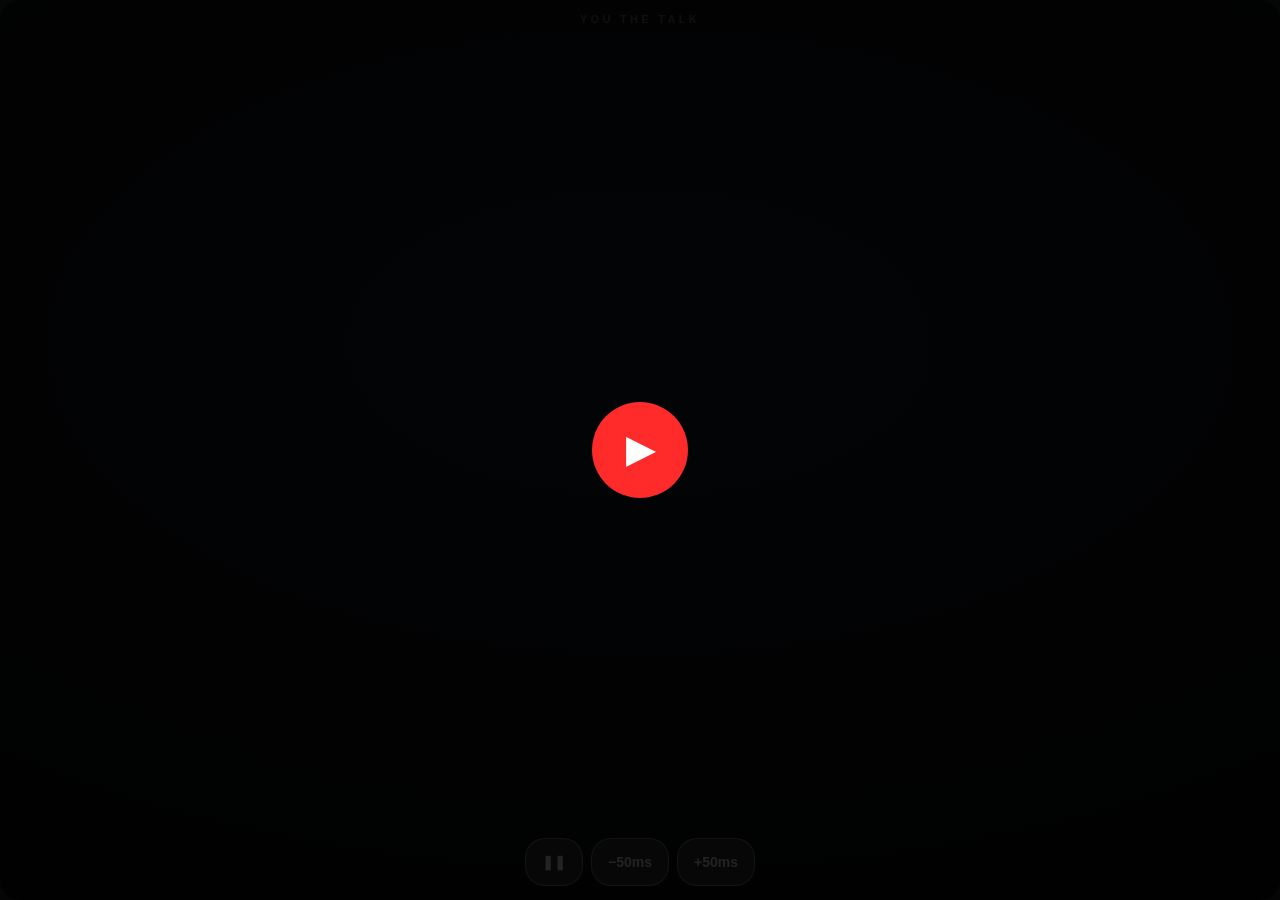
<file: you-the-talk.html>
<!DOCTYPE html>
<html lang="en"><head><meta charset="utf-8">
<meta name="viewport" content="width=device-width,initial-scale=1,viewport-fit=cover">
<link rel="stylesheet" href="https://fonts.googleapis.com/css2?family=Anton&family=Bangers&family=Black+Ops+One&family=Cormorant+Garamond:ital,wght@1,300&family=Permanent+Marker&family=Special+Elite&display=swap">
<title>You the Talk &mdash; Lyric Display</title>
<style>
/* ============ DATA-DRIVEN CSS ============
   Driven by the track data via CSS custom properties:
   --bpm      measured tempo (beats per minute)
   --beat     one beat in ms  (60000/--bpm)
   --key-hue  palette hue from the estimated key
   --nrg      0..1 vocal energy for the CURRENT SHOT (set per shot by JS)
   --wnrg     0..1 vocal energy for the CURRENT WORD (set per word in markup)
*/
:root{
  box-sizing:border-box;
  --bpm:86.13;
  --beat:calc(60000ms / var(--bpm));
  --key-hue:210;
  padding-top:env(safe-area-inset-top,0px);
  padding-bottom:env(safe-area-inset-bottom,0px);
}
html,body{
  height:100%;margin:0;background:#0a0a0a;color:#eee;
  font-family:Impact,Arial,sans-serif;overflow:hidden;
  touch-action:manipulation;-webkit-tap-highlight-color:transparent;overscroll-behavior:none;
}
#stage{
  position:fixed;inset:0;display:flex;flex-direction:column;
  align-items:center;justify-content:center;
  background:radial-gradient(120% 90% at 50% 38%,hsl(var(--key-hue) 55% 9% / .55),transparent 70%),var(--bg,#0a0a0a);
  transition:background .25s;
  --bg:#0a0a0a;--fg:#eee;--glow:#000;--nrg:1;user-select:none;
}
/* ---- beat-reactive layers ---- */
#beatring{
  position:absolute;left:50%;top:50%;width:70vmin;height:70vmin;
  transform:translate(-50%,-50%) scale(.6);
  border:2px solid hsl(var(--key-hue) 80% 60%);border-radius:50%;
  opacity:0;pointer-events:none;
}
#beatring.go{animation:ring var(--beat) ease-out both;}
@keyframes ring{
  0%{opacity:.75;transform:translate(-50%,-50%) scale(.6);}
  100%{opacity:0;transform:translate(-50%,-50%) scale(1.35);}
}
#beatring2{
  position:absolute;left:50%;top:50%;width:46vmin;height:46vmin;
  transform:translate(-50%,-50%) scale(.7);
  border:1px solid hsl(var(--key-hue) 90% 70%);border-radius:50%;
  opacity:0;pointer-events:none;
}
#beatring2.go{animation:ring2 var(--beat) ease-out both;}
@keyframes ring2{
  0%{opacity:.6;transform:translate(-50%,-50%) scale(.7);}
  100%{opacity:0;transform:translate(-50%,-50%) scale(1.2);}
}
#kickflash{
  position:absolute;inset:0;pointer-events:none;opacity:0;
  background:radial-gradient(100% 100% at 50% 50%,hsl(var(--key-hue) 95% 60% / .38),transparent 62%);
}
#kickflash.go{animation:kflash .3s ease-out both;}
@keyframes kflash{0%{opacity:1;}100%{opacity:0;}}
/* kick zoom: the whole lyric field punches in a hair on every kick */
#kickzoom{
  position:absolute;inset:0;pointer-events:none;opacity:0;z-index:1;
  background:radial-gradient(90% 90% at 50% 55%,transparent 55%,hsl(var(--key-hue) 90% 55% / .22) 100%);
}
#kickzoom.go{animation:kzoom .32s cubic-bezier(.2,1.4,.4,1) both;}
@keyframes kzoom{
  0%{opacity:1;transform:scale(1.035);}
  100%{opacity:0;transform:scale(1);}
}
#snaretick{
  position:absolute;top:0;bottom:0;left:0;width:10px;
  background:#fff;opacity:0;pointer-events:none;
}
#snaretick.go{animation:stick .16s ease-out both;}
#snaretickR{
  position:absolute;top:0;bottom:0;right:0;width:10px;
  background:#fff;opacity:0;pointer-events:none;
}
#snaretickR.go{animation:stick .16s ease-out both;}
@keyframes stick{0%{opacity:.7;}100%{opacity:0;}}
/* ---- lyric layers ---- */
.lyr{
  position:absolute;inset:0;display:flex;align-items:center;justify-content:center;
  visibility:hidden;z-index:2;
}
.lyr.on{visibility:visible;}
#word{
  font-family:var(--ff,Impact,sans-serif);color:var(--fg);text-align:center;
  padding:0 4vw;line-height:1.04;
  text-shadow:0 0 calc(var(--blur,0px)*var(--nrg)) var(--glow),0 0 calc(var(--blur,0px)*var(--nrg)*2.2) var(--glow);
  font-size:calc(var(--size,14vw)*(0.82 + var(--nrg)*0.36));
  letter-spacing:var(--ls,0);text-transform:var(--tt,none);
  max-width:100%;display:flex;flex-wrap:wrap;gap:.28em;justify-content:center;align-items:baseline;
}
/* ---- per-word enter/exit: each word is time-gated by its MEASURED
        start/end. .pre = before the vocal hits it, .live = vocal is on it,
        .done = vocal cut it. Enter on hit, exit on cut. ---- */
#word .w{
  display:inline-block;white-space:nowrap;opacity:0;
  transform:translateY(.35em) scale(.85);filter:blur(4px);
  text-shadow:0 0 calc(var(--blur,0px)*var(--wnrg,.5)) var(--glow);
}
#word .w.live{animation:win .18s cubic-bezier(.2,1.6,.4,1) both;}
#word .w.done{animation:wout .22s ease-in both;}
@keyframes win{
  from{opacity:0;transform:translateY(.35em) scale(.85);filter:blur(4px);}
  to{opacity:1;transform:none;filter:none;}
}
@keyframes wout{
  to{opacity:0;transform:translateY(-.25em) scale(.9);filter:blur(6px);}
}
/* kick-accent words slam when a kick onset lands within +-70ms of the word */
#word .w.slam{animation:wslam .25s cubic-bezier(.2,2,.4,1) both !important;}
@keyframes wslam{
  from{transform:scale(2.2) rotate(-4deg);opacity:0;}
  to{transform:none;opacity:1;}
}
[data-e="1"] #word{font-size:calc(var(--size)*1.25);}
/* ---- moods ---- */
#stage[data-m=intro]{--bg:#050505;--fg:#7d7d7d;--size:9vw;--ls:.28em;--ff:"Cormorant Garamond",Georgia,serif;}
#stage[data-m=chant]{--bg:#140f00;--fg:#ffc400;--glow:#ff9d00;--blur:26px;--size:14vw;--tt:uppercase;--ff:"Permanent Marker","Marker Felt",cursive;--ls:.02em;}
#stage[data-m=verse]{--bg:#0d0d0d;--fg:#e9e4d8;--size:12vw;--ls:-.02em;--ff:"Special Elite","Courier New",monospace;}
#stage[data-m=verse2]{--bg:#0c0709;--fg:#ff6b81;--size:12vw;--ls:-.01em;--tt:uppercase;--ff:"Black Ops One",Impact,sans-serif;}
#stage[data-m=verse3]{--bg:#070707;--fg:#c9bfa8;--glow:#6b0000;--blur:16px;--size:11vw;--ls:-.02em;--ff:"Special Elite","Courier New",monospace;}
#stage[data-m=pre]{--bg:#04080c;--fg:#a9d0ec;--glow:#5fa8d3;--blur:10px;--size:8vw;--ls:.14em;--ff:"Cormorant Garamond",Georgia,serif;}
#stage[data-m=hit]{--bg:#ececec;--fg:#0a0a0a;--size:22vw;--tt:uppercase;--ff:Anton,Impact,sans-serif;}
[data-m=hit] #word{-webkit-text-stroke:2px #000;}
#stage[data-m=end]{--bg:#000;--fg:#777;--size:7vw;--ls:.2em;--tt:uppercase;--ff:"Special Elite",monospace;}
#tag{
  position:absolute;top:calc(env(safe-area-inset-top,0px) + 14px);left:0;right:0;
  text-align:center;font:600 11px/1 Arial,sans-serif;letter-spacing:.3em;
  text-transform:uppercase;color:var(--fg);opacity:.4;z-index:5;
}
#bar{position:absolute;bottom:0;left:0;height:3px;background:var(--fg);opacity:.6;width:0;z-index:5;}
#play{
  position:absolute;inset:0;display:flex;align-items:center;justify-content:center;z-index:10;
  background:rgba(0,0,0,.72);border:0;color:#fff;font:700 18px Arial;cursor:pointer;
}
#play .pulse{
  width:96px;height:96px;border-radius:50%;background:#ff2a2a;
  display:flex;align-items:center;justify-content:center;font-size:36px;
  animation:pp 1.2s ease-in-out infinite;
}
@keyframes pp{
  0%,100%{transform:scale(1);box-shadow:0 0 0 0 #ff2a2a88;}
  50%{transform:scale(1.1);box-shadow:0 0 0 24px #ff2a2a00;}
}
#ctl{
  position:absolute;bottom:calc(env(safe-area-inset-bottom,0px) + 14px);
  display:flex;flex-wrap:wrap;justify-content:center;gap:8px;width:94%;z-index:5;
}
button{
  background:#ffffff14;color:var(--fg);border:1px solid #ffffff30;border-radius:20px;
  padding:12px 16px;font:600 14px Arial,sans-serif;min-height:48px;min-width:48px;
}
@media (prefers-reduced-motion:reduce){
  #word .w{animation:none !important;opacity:1;transform:none;filter:none;}
  #beatring,#beatring2,#kickflash,#kickzoom,#snaretick,#snaretickR{display:none;}
}
</style></head>
<body>
<div id="stage" data-m="intro">
<div id="beatring"></div><div id="beatring2"></div><div id="kickflash"></div><div id="kickzoom"></div><div id="snaretick"></div><div id="snaretickR"></div>
<div id="tag">You the Talk</div>
<div class="lyr on" id="L0"><div id="word"></div></div>
<div class="lyr" id="L1"><div id="word"></div></div>
<div id="bar"></div>
<button id="play"><span class="pulse">&#9654;</span></button>
<div id="ctl"><button id="b2">&#10074;&#10074;</button><button id="dn">&minus;50ms</button><button id="up">+50ms</button></div>
</div>
<script>
"use strict";
/* DATA — injected by render_ykwu.py */
var SHOTS=[{"s":2680.0,"e":4620.0,"m":"intro","x":0,"nrg":0.885,"t":"<span class=\"w\" data-s=\"2800\" data-e=\"3280\" data-k=\"0\" style=\"--wnrg:0.89\">You</span> <span class=\"w\" data-s=\"3280\" data-e=\"3480\" data-k=\"0\" style=\"--wnrg:0.95\">know</span> <span class=\"w\" data-s=\"3480\" data-e=\"3940\" data-k=\"0\" style=\"--wnrg:0.92\">what's</span> <span class=\"w\" data-s=\"3940\" data-e=\"4300\" data-k=\"0\" style=\"--wnrg:0.85\">up</span>"},{"s":7090.0,"e":8250.0,"m":"intro","x":0,"nrg":0.935,"t":"<span class=\"w\" data-s=\"7210\" data-e=\"7590\" data-k=\"0\" style=\"--wnrg:0.92\">You</span> <span class=\"w\" data-s=\"7590\" data-e=\"7730\" data-k=\"0\" style=\"--wnrg:0.94\">been</span> <span class=\"w\" data-s=\"7730\" data-e=\"7910\" data-k=\"0\" style=\"--wnrg:0.94\">talkin'</span> <span class=\"w\" data-s=\"7930\" data-e=\"8050\" data-k=\"0\" style=\"--wnrg:0.95\">'bout</span> <span class=\"w\" data-s=\"8050\" data-e=\"8250\" data-k=\"0\" style=\"--wnrg:0.94\">me</span>"},{"s":8130.0,"e":9860.0,"m":"intro","x":0,"nrg":0.897,"t":"<span class=\"w\" data-s=\"8250\" data-e=\"8410\" data-k=\"0\" style=\"--wnrg:0.93\">for</span> <span class=\"w\" data-s=\"8410\" data-e=\"8890\" data-k=\"0\" style=\"--wnrg:0.91\">weeks,</span> <span class=\"w\" data-s=\"9170\" data-e=\"9850\" data-k=\"0\" style=\"--wnrg:0.89\">months</span>"},{"s":9860.0,"e":12540.0,"m":"intro","x":0,"nrg":0.893,"t":"<span class=\"w\" data-s=\"9980\" data-e=\"10940\" data-k=\"0\" style=\"--wnrg:0.88\">Same</span> <span class=\"w\" data-s=\"10940\" data-e=\"11300\" data-k=\"0\" style=\"--wnrg:0.93\">name,</span> <span class=\"w\" data-s=\"11500\" data-e=\"11720\" data-k=\"0\" style=\"--wnrg:0.94\">same</span> <span class=\"w\" data-s=\"11720\" data-e=\"12220\" data-k=\"0\" style=\"--wnrg:0.91\">warnings,</span>"},{"s":12560.0,"e":15720.0,"m":"intro","x":0,"nrg":0.897,"t":"<span class=\"w\" data-s=\"12680\" data-e=\"12860\" data-k=\"0\" style=\"--wnrg:0.94\">still</span> <span class=\"w\" data-s=\"12860\" data-e=\"13660\" data-k=\"0\" style=\"--wnrg:0.84\">yappin'</span> <span class=\"w\" data-s=\"14300\" data-e=\"14700\" data-k=\"0\" style=\"--wnrg:0.87\">Still</span> <span class=\"w\" data-s=\"14800\" data-e=\"15400\" data-k=\"0\" style=\"--wnrg:0.95\">cappin'.</span>"},{"s":15780.0,"e":17210.0,"m":"chant","x":1,"nrg":0.958,"t":"<span class=\"w\" data-s=\"15900\" data-e=\"16100\" data-k=\"0\" style=\"--wnrg:0.97\">I'm</span> <span class=\"w\" data-s=\"16100\" data-e=\"16300\" data-k=\"0\" style=\"--wnrg:0.98\">the</span> <span class=\"w\" data-s=\"16300\" data-e=\"16600\" data-k=\"0\" style=\"--wnrg:0.97\">proof,</span> <span class=\"w\" data-s=\"16600\" data-e=\"16900\" data-k=\"0\" style=\"--wnrg:0.96\">lil'</span> <span class=\"w\" data-s=\"17070\" data-e=\"17210\" data-k=\"0\" style=\"--wnrg:0.94\">Bitch,</span>"},{"s":17090.0,"e":18850.0,"m":"chant","x":1,"nrg":0.924,"t":"<span class=\"w\" data-s=\"17210\" data-e=\"17450\" data-k=\"0\" style=\"--wnrg:0.94\">you</span> <span class=\"w\" data-s=\"17450\" data-e=\"17750\" data-k=\"0\" style=\"--wnrg:0.93\">the</span> <span class=\"w\" data-s=\"17750\" data-e=\"18050\" data-k=\"0\" style=\"--wnrg:0.88\">talk,</span> <span class=\"w\" data-s=\"18050\" data-e=\"18850\" data-k=\"1\" style=\"--wnrg:0.92\">run</span>"},{"s":18730.0,"e":19910.0,"m":"chant","x":1,"nrg":0.936,"t":"<span class=\"w\" data-s=\"18850\" data-e=\"19090\" data-k=\"0\" style=\"--wnrg:0.96\">your</span> <span class=\"w\" data-s=\"19090\" data-e=\"19390\" data-k=\"0\" style=\"--wnrg:0.93\">mouth,</span> <span class=\"w\" data-s=\"19590\" data-e=\"19690\" data-k=\"0\" style=\"--wnrg:0.90\">boy</span> <span class=\"w\" data-s=\"19690\" data-e=\"19910\" data-k=\"0\" style=\"--wnrg:0.91\">Now</span>"},{"s":19790.0,"e":21610.0,"m":"chant","x":1,"nrg":0.939,"t":"<span class=\"w\" data-s=\"19910\" data-e=\"20130\" data-k=\"0\" style=\"--wnrg:0.94\">she</span> <span class=\"w\" data-s=\"20130\" data-e=\"20450\" data-k=\"0\" style=\"--wnrg:0.95\">wanna</span> <span class=\"w\" data-s=\"20450\" data-e=\"20990\" data-k=\"0\" style=\"--wnrg:0.91\">walk,</span> <span class=\"w\" data-s=\"21470\" data-e=\"21610\" data-k=\"0\" style=\"--wnrg:0.97\">tell</span>"},{"s":21490.0,"e":22830.0,"m":"chant","x":1,"nrg":0.960,"t":"<span class=\"w\" data-s=\"21610\" data-e=\"21710\" data-k=\"0\" style=\"--wnrg:0.96\">her</span> <span class=\"w\" data-s=\"21710\" data-e=\"21910\" data-k=\"0\" style=\"--wnrg:0.97\">I'm</span> <span class=\"w\" data-s=\"21910\" data-e=\"22470\" data-k=\"0\" style=\"--wnrg:0.96\">dangerous</span> <span class=\"w\" data-s=\"22470\" data-e=\"22830\" data-k=\"0\" style=\"--wnrg:0.96\">Tell</span>"},{"s":22710.0,"e":23770.0,"m":"chant","x":1,"nrg":0.944,"t":"<span class=\"w\" data-s=\"22830\" data-e=\"23030\" data-k=\"0\" style=\"--wnrg:0.96\">her</span> <span class=\"w\" data-s=\"23030\" data-e=\"23290\" data-k=\"0\" style=\"--wnrg:0.93\">I'm</span> <span class=\"w\" data-s=\"23290\" data-e=\"23610\" data-k=\"0\" style=\"--wnrg:0.94\">trouble,</span> <span class=\"w\" data-s=\"23650\" data-e=\"23770\" data-k=\"0\" style=\"--wnrg:0.95\">now</span>"},{"s":23650.0,"e":25090.0,"m":"chant","x":1,"nrg":0.935,"t":"<span class=\"w\" data-s=\"23770\" data-e=\"24010\" data-k=\"0\" style=\"--wnrg:0.94\">she</span> <span class=\"w\" data-s=\"24010\" data-e=\"24490\" data-k=\"0\" style=\"--wnrg:0.94\">walkin'</span> <span class=\"w\" data-s=\"24510\" data-e=\"24690\" data-k=\"0\" style=\"--wnrg:0.91\">my</span> <span class=\"w\" data-s=\"24690\" data-e=\"25090\" data-k=\"0\" style=\"--wnrg:0.94\">way</span>"},{"s":24970.0,"e":27130.0,"m":"chant","x":1,"nrg":0.953,"t":"<span class=\"w\" data-s=\"25090\" data-e=\"25270\" data-k=\"0\" style=\"--wnrg:0.93\">And</span> <span class=\"w\" data-s=\"25270\" data-e=\"25530\" data-k=\"0\" style=\"--wnrg:0.92\">your</span> <span class=\"w\" data-s=\"25530\" data-e=\"25730\" data-k=\"0\" style=\"--wnrg:0.94\">problems</span> <span class=\"w\" data-s=\"25730\" data-e=\"26090\" data-k=\"0\" style=\"--wnrg:0.93\">come</span> <span class=\"w\" data-s=\"26090\" data-e=\"26430\" data-k=\"0\" style=\"--wnrg:0.96\">double,</span> <span class=\"w\" data-s=\"26430\" data-e=\"26770\" data-k=\"0\" style=\"--wnrg:0.96\">keep</span> <span class=\"w\" data-s=\"26770\" data-e=\"27130\" data-k=\"0\" style=\"--wnrg:0.98\">sayin'</span>"},{"s":27110.0,"e":31420.0,"m":"chant","x":1,"nrg":0.946,"t":"<span class=\"w\" data-s=\"27230\" data-e=\"27630\" data-k=\"0\" style=\"--wnrg:0.98\">my</span> <span class=\"w\" data-s=\"27630\" data-e=\"27850\" data-k=\"0\" style=\"--wnrg:0.97\">name</span> <span class=\"w\" data-s=\"29200\" data-e=\"29530\" data-k=\"0\" style=\"--wnrg:0.93\">me</span> <span class=\"w\" data-s=\"29530\" data-e=\"29860\" data-k=\"0\" style=\"--wnrg:0.94\">rough</span> <span class=\"w\" data-s=\"30580\" data-e=\"30720\" data-k=\"0\" style=\"--wnrg:0.93\">don't</span> <span class=\"w\" data-s=\"30720\" data-e=\"30900\" data-k=\"0\" style=\"--wnrg:0.93\">look</span> <span class=\"w\" data-s=\"30900\" data-e=\"31420\" data-k=\"0\" style=\"--wnrg:0.93\">surprised</span>"},{"s":31300.0,"e":32880.0,"m":"chant","x":1,"nrg":0.888,"t":"<span class=\"w\" data-s=\"31420\" data-e=\"31540\" data-k=\"0\" style=\"--wnrg:0.93\">when</span> <span class=\"w\" data-s=\"31540\" data-e=\"31780\" data-k=\"0\" style=\"--wnrg:0.93\">she</span> <span class=\"w\" data-s=\"31780\" data-e=\"32060\" data-k=\"0\" style=\"--wnrg:0.93\">slides</span> <span class=\"w\" data-s=\"32060\" data-e=\"32320\" data-k=\"0\" style=\"--wnrg:0.92\">through</span> <span class=\"w\" data-s=\"32320\" data-e=\"32880\" data-k=\"0\" style=\"--wnrg:0.82\">like,</span>"},{"s":32760.0,"e":34840.0,"m":"chant","x":1,"nrg":0.937,"t":"<span class=\"w\" data-s=\"32880\" data-e=\"33400\" data-k=\"0\" style=\"--wnrg:0.90\">What's</span> <span class=\"w\" data-s=\"33400\" data-e=\"33840\" data-k=\"0\" style=\"--wnrg:0.96\">up,</span> <span class=\"w\" data-s=\"34320\" data-e=\"34840\" data-k=\"0\" style=\"--wnrg:0.95\">what's</span>"},{"s":34720.0,"e":35880.0,"m":"chant","x":1,"nrg":0.961,"t":"<span class=\"w\" data-s=\"34840\" data-e=\"35260\" data-k=\"0\" style=\"--wnrg:0.95\">up</span> <span class=\"w\" data-s=\"35260\" data-e=\"35560\" data-k=\"1\" style=\"--wnrg:0.97\">Tell</span>"},{"s":37080.0,"e":38430.0,"m":"verse","x":0,"nrg":0.973,"t":"<span class=\"w\" data-s=\"37200\" data-e=\"37400\" data-k=\"0\" style=\"--wnrg:0.98\">You</span> <span class=\"w\" data-s=\"37500\" data-e=\"37800\" data-k=\"0\" style=\"--wnrg:0.98\">keep</span> <span class=\"w\" data-s=\"37990\" data-e=\"38190\" data-k=\"0\" style=\"--wnrg:0.96\">sellin'</span> <span class=\"w\" data-s=\"38190\" data-e=\"38430\" data-k=\"1\" style=\"--wnrg:0.98\">fear,</span>"},{"s":38430.0,"e":40110.0,"m":"verse","x":0,"nrg":0.952,"t":"<span class=\"w\" data-s=\"38550\" data-e=\"38670\" data-k=\"0\" style=\"--wnrg:0.96\">but</span> <span class=\"w\" data-s=\"38670\" data-e=\"38970\" data-k=\"0\" style=\"--wnrg:0.97\">she</span> <span class=\"w\" data-s=\"38970\" data-e=\"39150\" data-k=\"0\" style=\"--wnrg:0.96\">keep</span> <span class=\"w\" data-s=\"39150\" data-e=\"39450\" data-k=\"1\" style=\"--wnrg:0.97\">gettin'</span> <span class=\"w\" data-s=\"39870\" data-e=\"40110\" data-k=\"0\" style=\"--wnrg:0.92\">curious</span>"},{"s":39990.0,"e":41550.0,"m":"verse","x":0,"nrg":0.941,"t":"<span class=\"w\" data-s=\"40110\" data-e=\"40670\" data-k=\"0\" style=\"--wnrg:0.93\">Every</span> <span class=\"w\" data-s=\"40670\" data-e=\"40810\" data-k=\"0\" style=\"--wnrg:0.94\">time</span> <span class=\"w\" data-s=\"40810\" data-e=\"41050\" data-k=\"0\" style=\"--wnrg:0.96\">you</span> <span class=\"w\" data-s=\"41050\" data-e=\"41270\" data-k=\"0\" style=\"--wnrg:0.95\">mention</span> <span class=\"w\" data-s=\"41270\" data-e=\"41550\" data-k=\"0\" style=\"--wnrg:0.95\">me,</span>"},{"s":41450.0,"e":42850.0,"m":"verse","x":0,"nrg":0.939,"t":"<span class=\"w\" data-s=\"41570\" data-e=\"41710\" data-k=\"0\" style=\"--wnrg:0.95\">the</span> <span class=\"w\" data-s=\"41710\" data-e=\"41850\" data-k=\"0\" style=\"--wnrg:0.95\">whole</span> <span class=\"w\" data-s=\"41850\" data-e=\"41990\" data-k=\"0\" style=\"--wnrg:0.94\">room</span> <span class=\"w\" data-s=\"42630\" data-e=\"42850\" data-k=\"0\" style=\"--wnrg:0.92\">serious</span>"},{"s":42730.0,"e":44170.0,"m":"verse","x":0,"nrg":0.962,"t":"<span class=\"w\" data-s=\"42850\" data-e=\"43210\" data-k=\"0\" style=\"--wnrg:0.95\">Don't</span> <span class=\"w\" data-s=\"43210\" data-e=\"43490\" data-k=\"0\" style=\"--wnrg:0.96\">trust</span> <span class=\"w\" data-s=\"43490\" data-e=\"43850\" data-k=\"0\" style=\"--wnrg:0.97\">that</span> <span class=\"w\" data-s=\"43850\" data-e=\"44070\" data-k=\"1\" style=\"--wnrg:0.98\">boy,</span>"},{"s":44170.0,"e":45470.0,"m":"verse","x":0,"nrg":0.957,"t":"<span class=\"w\" data-s=\"44290\" data-e=\"44590\" data-k=\"1\" style=\"--wnrg:0.97\">don't</span> <span class=\"w\" data-s=\"44590\" data-e=\"44870\" data-k=\"0\" style=\"--wnrg:0.96\">fuck</span> <span class=\"w\" data-s=\"44870\" data-e=\"45050\" data-k=\"1\" style=\"--wnrg:0.98\">with</span> <span class=\"w\" data-s=\"45050\" data-e=\"45250\" data-k=\"0\" style=\"--wnrg:0.94\">that</span> <span class=\"w\" data-s=\"45250\" data-e=\"45470\" data-k=\"0\" style=\"--wnrg:0.94\">guy</span>"},{"s":45350.0,"e":46930.0,"m":"verse","x":0,"nrg":0.941,"t":"<span class=\"w\" data-s=\"45470\" data-e=\"45870\" data-k=\"0\" style=\"--wnrg:0.94\">Funny</span> <span class=\"w\" data-s=\"45870\" data-e=\"46050\" data-k=\"0\" style=\"--wnrg:0.95\">how</span> <span class=\"w\" data-s=\"46050\" data-e=\"46310\" data-k=\"0\" style=\"--wnrg:0.93\">you</span> <span class=\"w\" data-s=\"46310\" data-e=\"46410\" data-k=\"0\" style=\"--wnrg:0.94\">say</span> <span class=\"w\" data-s=\"46410\" data-e=\"46710\" data-k=\"0\" style=\"--wnrg:0.96\">my</span> <span class=\"w\" data-s=\"46710\" data-e=\"46930\" data-k=\"0\" style=\"--wnrg:0.95\">name,</span>"},{"s":46830.0,"e":48410.0,"m":"verse","x":0,"nrg":0.942,"t":"<span class=\"w\" data-s=\"46950\" data-e=\"47110\" data-k=\"0\" style=\"--wnrg:0.93\">but</span> <span class=\"w\" data-s=\"47110\" data-e=\"47290\" data-k=\"0\" style=\"--wnrg:0.93\">she</span> <span class=\"w\" data-s=\"47290\" data-e=\"47550\" data-k=\"0\" style=\"--wnrg:0.94\">givin'</span> <span class=\"w\" data-s=\"47550\" data-e=\"47890\" data-k=\"0\" style=\"--wnrg:0.94\">a</span> <span class=\"w\" data-s=\"47890\" data-e=\"48150\" data-k=\"0\" style=\"--wnrg:0.95\">side</span> <span class=\"w\" data-s=\"48150\" data-e=\"48410\" data-k=\"0\" style=\"--wnrg:0.95\">eye</span>"},{"s":48290.0,"e":49750.0,"m":"verse","x":0,"nrg":0.961,"t":"<span class=\"w\" data-s=\"48410\" data-e=\"48910\" data-k=\"0\" style=\"--wnrg:0.95\">You</span> <span class=\"w\" data-s=\"48910\" data-e=\"49170\" data-k=\"0\" style=\"--wnrg:0.95\">gave</span> <span class=\"w\" data-s=\"49170\" data-e=\"49370\" data-k=\"0\" style=\"--wnrg:0.96\">her</span> <span class=\"w\" data-s=\"49370\" data-e=\"49530\" data-k=\"1\" style=\"--wnrg:0.97\">the</span> <span class=\"w\" data-s=\"49530\" data-e=\"49750\" data-k=\"0\" style=\"--wnrg:0.98\">rumors,</span>"},{"s":49670.0,"e":51290.0,"m":"verse","x":0,"nrg":0.961,"t":"<span class=\"w\" data-s=\"49790\" data-e=\"49950\" data-k=\"0\" style=\"--wnrg:0.97\">you</span> <span class=\"w\" data-s=\"49950\" data-e=\"50210\" data-k=\"1\" style=\"--wnrg:0.97\">gave</span> <span class=\"w\" data-s=\"50210\" data-e=\"50390\" data-k=\"0\" style=\"--wnrg:0.96\">her</span> <span class=\"w\" data-s=\"50390\" data-e=\"50630\" data-k=\"0\" style=\"--wnrg:0.97\">the</span> <span class=\"w\" data-s=\"50630\" data-e=\"51290\" data-k=\"0\" style=\"--wnrg:0.95\">details</span>"},{"s":51170.0,"e":52610.0,"m":"verse","x":0,"nrg":0.946,"t":"<span class=\"w\" data-s=\"51290\" data-e=\"51690\" data-k=\"0\" style=\"--wnrg:0.95\">Now</span> <span class=\"w\" data-s=\"51690\" data-e=\"51870\" data-k=\"0\" style=\"--wnrg:0.94\">she</span> <span class=\"w\" data-s=\"51870\" data-e=\"52010\" data-k=\"0\" style=\"--wnrg:0.95\">knows</span> <span class=\"w\" data-s=\"52010\" data-e=\"52390\" data-k=\"0\" style=\"--wnrg:0.95\">my</span> <span class=\"w\" data-s=\"52390\" data-e=\"52610\" data-k=\"0\" style=\"--wnrg:0.93\">face</span>"},{"s":52490.0,"e":53970.0,"m":"verse","x":0,"nrg":0.942,"t":"<span class=\"w\" data-s=\"52610\" data-e=\"52730\" data-k=\"0\" style=\"--wnrg:0.94\">and</span> <span class=\"w\" data-s=\"52730\" data-e=\"53070\" data-k=\"0\" style=\"--wnrg:0.95\">she's</span> <span class=\"w\" data-s=\"53070\" data-e=\"53290\" data-k=\"0\" style=\"--wnrg:0.93\">askin'</span> <span class=\"w\" data-s=\"53290\" data-e=\"53430\" data-k=\"0\" style=\"--wnrg:0.93\">if</span> <span class=\"w\" data-s=\"53430\" data-e=\"53710\" data-k=\"0\" style=\"--wnrg:0.93\">they</span> <span class=\"w\" data-s=\"53710\" data-e=\"53970\" data-k=\"0\" style=\"--wnrg:0.94\">real</span>"},{"s":53850.0,"e":55270.0,"m":"verse","x":0,"nrg":0.958,"t":"<span class=\"w\" data-s=\"53970\" data-e=\"54170\" data-k=\"1\" style=\"--wnrg:0.97\">You</span> <span class=\"w\" data-s=\"54170\" data-e=\"54370\" data-k=\"0\" style=\"--wnrg:0.94\">keep</span> <span class=\"w\" data-s=\"54370\" data-e=\"54590\" data-k=\"0\" style=\"--wnrg:0.96\">tryin'</span> <span class=\"w\" data-s=\"54590\" data-e=\"54770\" data-k=\"1\" style=\"--wnrg:0.97\">to</span> <span class=\"w\" data-s=\"54770\" data-e=\"54890\" data-k=\"0\" style=\"--wnrg:0.94\">close</span> <span class=\"w\" data-s=\"54890\" data-e=\"55130\" data-k=\"0\" style=\"--wnrg:0.95\">the</span> <span class=\"w\" data-s=\"55130\" data-e=\"55270\" data-k=\"1\" style=\"--wnrg:0.98\">door,</span>"},{"s":55150.0,"e":57190.0,"m":"verse","x":0,"nrg":0.959,"t":"<span class=\"w\" data-s=\"55270\" data-e=\"55450\" data-k=\"0\" style=\"--wnrg:0.97\">but</span> <span class=\"w\" data-s=\"55450\" data-e=\"55630\" data-k=\"0\" style=\"--wnrg:0.97\">you</span> <span class=\"w\" data-s=\"55630\" data-e=\"55850\" data-k=\"1\" style=\"--wnrg:0.98\">keep</span> <span class=\"w\" data-s=\"55850\" data-e=\"56190\" data-k=\"0\" style=\"--wnrg:0.96\">leavin'</span> <span class=\"w\" data-s=\"56190\" data-e=\"56410\" data-k=\"1\" style=\"--wnrg:0.97\">it</span> <span class=\"w\" data-s=\"56410\" data-e=\"56870\" data-k=\"0\" style=\"--wnrg:0.95\">unlocked</span>"},{"s":57490.0,"e":61050.0,"m":"pre","x":0,"nrg":0.955,"t":"<span class=\"w\" data-s=\"57610\" data-e=\"58050\" data-k=\"0\" style=\"--wnrg:0.95\">You</span> <span class=\"w\" data-s=\"59810\" data-e=\"59990\" data-k=\"0\" style=\"--wnrg:0.94\">keep</span> <span class=\"w\" data-s=\"59990\" data-e=\"60350\" data-k=\"0\" style=\"--wnrg:0.95\">sayin'</span> <span class=\"w\" data-s=\"60370\" data-e=\"60630\" data-k=\"0\" style=\"--wnrg:0.96\">I'm</span> <span class=\"w\" data-s=\"60630\" data-e=\"60810\" data-k=\"0\" style=\"--wnrg:0.96\">a</span> <span class=\"w\" data-s=\"60810\" data-e=\"61050\" data-k=\"0\" style=\"--wnrg:0.99\">problem,</span>"},{"s":60950.0,"e":62370.0,"m":"pre","x":0,"nrg":0.978,"t":"<span class=\"w\" data-s=\"61070\" data-e=\"61290\" data-k=\"0\" style=\"--wnrg:0.99\">you</span> <span class=\"w\" data-s=\"61290\" data-e=\"61450\" data-k=\"1\" style=\"--wnrg:0.99\">keep</span> <span class=\"w\" data-s=\"61450\" data-e=\"61750\" data-k=\"0\" style=\"--wnrg:0.98\">sayin'</span> <span class=\"w\" data-s=\"61770\" data-e=\"62110\" data-k=\"1\" style=\"--wnrg:0.98\">I'm</span> <span class=\"w\" data-s=\"62110\" data-e=\"62250\" data-k=\"0\" style=\"--wnrg:0.98\">a</span> <span class=\"w\" data-s=\"62250\" data-e=\"62330\" data-k=\"0\" style=\"--wnrg:0.97\">threat</span>"},{"s":62370.0,"e":63010.0,"m":"pre","x":0,"nrg":0.953,"t":"<span class=\"w\" data-s=\"62490\" data-e=\"62690\" data-k=\"0\" style=\"--wnrg:0.96\">Boy,</span> <span class=\"w\" data-s=\"62690\" data-e=\"62870\" data-k=\"0\" style=\"--wnrg:0.95\">you</span> <span class=\"w\" data-s=\"62870\" data-e=\"63010\" data-k=\"0\" style=\"--wnrg:0.94\">talk</span>"},{"s":62890.0,"e":63890.0,"m":"pre","x":0,"nrg":0.944,"t":"<span class=\"w\" data-s=\"63010\" data-e=\"63230\" data-k=\"0\" style=\"--wnrg:0.95\">so</span> <span class=\"w\" data-s=\"63230\" data-e=\"63450\" data-k=\"0\" style=\"--wnrg:0.94\">much</span> <span class=\"w\" data-s=\"63450\" data-e=\"63730\" data-k=\"0\" style=\"--wnrg:0.96\">about</span> <span class=\"w\" data-s=\"63730\" data-e=\"63890\" data-k=\"0\" style=\"--wnrg:0.92\">me,</span>"},{"s":63770.0,"e":65670.0,"m":"pre","x":0,"nrg":0.934,"t":"<span class=\"w\" data-s=\"63890\" data-e=\"64010\" data-k=\"0\" style=\"--wnrg:0.94\">she</span> <span class=\"w\" data-s=\"64010\" data-e=\"64130\" data-k=\"0\" style=\"--wnrg:0.94\">ain't</span> <span class=\"w\" data-s=\"64130\" data-e=\"64490\" data-k=\"0\" style=\"--wnrg:0.94\">forgot</span> <span class=\"w\" data-s=\"64490\" data-e=\"65130\" data-k=\"0\" style=\"--wnrg:0.94\">me</span> <span class=\"w\" data-s=\"65130\" data-e=\"65350\" data-k=\"0\" style=\"--wnrg:0.91\">yet</span>"},{"s":65950.0,"e":68890.0,"m":"chant","x":1,"nrg":0.968,"t":"<span class=\"w\" data-s=\"66070\" data-e=\"66510\" data-k=\"1\" style=\"--wnrg:0.96\">I'm</span> <span class=\"w\" data-s=\"66510\" data-e=\"66630\" data-k=\"0\" style=\"--wnrg:0.99\">the</span> <span class=\"w\" data-s=\"67370\" data-e=\"67610\" data-k=\"1\" style=\"--wnrg:0.98\">little</span> <span class=\"w\" data-s=\"67610\" data-e=\"68070\" data-k=\"0\" style=\"--wnrg:0.98\">bitch,</span> <span class=\"w\" data-s=\"68070\" data-e=\"68290\" data-k=\"0\" style=\"--wnrg:0.98\">you</span> <span class=\"w\" data-s=\"68290\" data-e=\"68630\" data-k=\"0\" style=\"--wnrg:0.97\">the</span> <span class=\"w\" data-s=\"68630\" data-e=\"68890\" data-k=\"0\" style=\"--wnrg:0.95\">talk,</span>"},{"s":68770.0,"e":70750.0,"m":"chant","x":1,"nrg":0.969,"t":"<span class=\"w\" data-s=\"68890\" data-e=\"69710\" data-k=\"0\" style=\"--wnrg:0.97\">run</span> <span class=\"w\" data-s=\"69710\" data-e=\"69970\" data-k=\"1\" style=\"--wnrg:0.98\">your</span> <span class=\"w\" data-s=\"69970\" data-e=\"70210\" data-k=\"0\" style=\"--wnrg:0.97\">mouth,</span> <span class=\"w\" data-s=\"70430\" data-e=\"70550\" data-k=\"0\" style=\"--wnrg:0.97\">boy</span> <span class=\"w\" data-s=\"70550\" data-e=\"70750\" data-k=\"0\" style=\"--wnrg:0.97\">Now</span>"},{"s":70630.0,"e":72780.0,"m":"chant","x":1,"nrg":0.975,"t":"<span class=\"w\" data-s=\"70750\" data-e=\"70930\" data-k=\"0\" style=\"--wnrg:0.97\">she</span> <span class=\"w\" data-s=\"70930\" data-e=\"71290\" data-k=\"0\" style=\"--wnrg:0.96\">wanna</span> <span class=\"w\" data-s=\"71290\" data-e=\"71690\" data-k=\"0\" style=\"--wnrg:0.97\">walk,</span> <span class=\"w\" data-s=\"72180\" data-e=\"72440\" data-k=\"0\" style=\"--wnrg:0.98\">tell</span> <span class=\"w\" data-s=\"72440\" data-e=\"72540\" data-k=\"0\" style=\"--wnrg:0.98\">her</span> <span class=\"w\" data-s=\"72540\" data-e=\"72780\" data-k=\"0\" style=\"--wnrg:0.98\">I'm</span>"},{"s":72660.0,"e":74060.0,"m":"chant","x":1,"nrg":0.975,"t":"<span class=\"w\" data-s=\"72780\" data-e=\"73260\" data-k=\"0\" style=\"--wnrg:0.98\">dangerous</span> <span class=\"w\" data-s=\"73260\" data-e=\"73580\" data-k=\"0\" style=\"--wnrg:0.98\">Tell</span> <span class=\"w\" data-s=\"73580\" data-e=\"73900\" data-k=\"0\" style=\"--wnrg:0.98\">her</span> <span class=\"w\" data-s=\"73900\" data-e=\"74060\" data-k=\"0\" style=\"--wnrg:0.97\">I'm</span>"},{"s":73940.0,"e":75920.0,"m":"chant","x":1,"nrg":0.969,"t":"<span class=\"w\" data-s=\"74060\" data-e=\"74460\" data-k=\"0\" style=\"--wnrg:0.96\">trouble,</span> <span class=\"w\" data-s=\"74540\" data-e=\"74620\" data-k=\"0\" style=\"--wnrg:0.96\">now</span> <span class=\"w\" data-s=\"74620\" data-e=\"74840\" data-k=\"0\" style=\"--wnrg:0.95\">she</span> <span class=\"w\" data-s=\"74840\" data-e=\"75300\" data-k=\"1\" style=\"--wnrg:0.97\">walkin'</span> <span class=\"w\" data-s=\"75360\" data-e=\"75580\" data-k=\"1\" style=\"--wnrg:0.98\">my</span> <span class=\"w\" data-s=\"75580\" data-e=\"75920\" data-k=\"0\" style=\"--wnrg:0.97\">way</span>"},{"s":75800.0,"e":80250.0,"m":"chant","x":1,"nrg":0.975,"t":"<span class=\"w\" data-s=\"75920\" data-e=\"76120\" data-k=\"1\" style=\"--wnrg:0.98\">And</span> <span class=\"w\" data-s=\"76120\" data-e=\"76360\" data-k=\"0\" style=\"--wnrg:0.97\">your</span> <span class=\"w\" data-s=\"76360\" data-e=\"76580\" data-k=\"0\" style=\"--wnrg:0.97\">problems</span> <span class=\"w\" data-s=\"76580\" data-e=\"76900\" data-k=\"1\" style=\"--wnrg:0.98\">come</span> <span class=\"w\" data-s=\"76900\" data-e=\"77320\" data-k=\"0\" style=\"--wnrg:0.98\">double,</span> <span class=\"w\" data-s=\"79850\" data-e=\"80050\" data-k=\"0\" style=\"--wnrg:0.96\">keep</span> <span class=\"w\" data-s=\"80050\" data-e=\"80250\" data-k=\"0\" style=\"--wnrg:0.96\">sayin'</span>"},{"s":80130.0,"e":91340.0,"m":"chant","x":1,"nrg":0.960,"t":"<span class=\"w\" data-s=\"80250\" data-e=\"80650\" data-k=\"0\" style=\"--wnrg:0.97\">Mira</span> <span class=\"w\" data-s=\"80650\" data-e=\"81370\" data-k=\"0\" style=\"--wnrg:0.98\">Oh</span> <span class=\"w\" data-s=\"89880\" data-e=\"90600\" data-k=\"0\" style=\"--wnrg:0.90\">yeah,</span> <span class=\"w\" data-s=\"90800\" data-e=\"90860\" data-k=\"1\" style=\"--wnrg:0.94\">like</span> <span class=\"w\" data-s=\"90860\" data-e=\"91040\" data-k=\"1\" style=\"--wnrg:0.94\">she</span> <span class=\"w\" data-s=\"91040\" data-e=\"91340\" data-k=\"0\" style=\"--wnrg:0.95\">ready</span>"},{"s":91220.0,"e":93300.0,"m":"verse2","x":0,"nrg":0.966,"t":"<span class=\"w\" data-s=\"91340\" data-e=\"91660\" data-k=\"0\" style=\"--wnrg:0.93\">for</span> <span class=\"w\" data-s=\"91660\" data-e=\"92060\" data-k=\"0\" style=\"--wnrg:0.96\">somethin',</span> <span class=\"w\" data-s=\"92060\" data-e=\"92260\" data-k=\"0\" style=\"--wnrg:0.97\">now</span> <span class=\"w\" data-s=\"92260\" data-e=\"92520\" data-k=\"1\" style=\"--wnrg:0.98\">she</span> <span class=\"w\" data-s=\"92520\" data-e=\"92800\" data-k=\"1\" style=\"--wnrg:0.98\">wanna</span> <span class=\"w\" data-s=\"92800\" data-e=\"93300\" data-k=\"0\" style=\"--wnrg:0.98\">ask</span>"},{"s":93180.0,"e":94680.0,"m":"verse2","x":0,"nrg":0.977,"t":"<span class=\"w\" data-s=\"93300\" data-e=\"93600\" data-k=\"0\" style=\"--wnrg:0.98\">You</span> <span class=\"w\" data-s=\"93600\" data-e=\"93780\" data-k=\"1\" style=\"--wnrg:0.98\">said</span> <span class=\"w\" data-s=\"93780\" data-e=\"94160\" data-k=\"0\" style=\"--wnrg:0.97\">stay</span> <span class=\"w\" data-s=\"94160\" data-e=\"94680\" data-k=\"0\" style=\"--wnrg:0.97\">away,</span>"},{"s":94660.0,"e":95620.0,"m":"verse2","x":0,"nrg":0.956,"t":"<span class=\"w\" data-s=\"94780\" data-e=\"95020\" data-k=\"0\" style=\"--wnrg:0.98\">she</span> <span class=\"w\" data-s=\"95020\" data-e=\"95280\" data-k=\"0\" style=\"--wnrg:0.98\">said,</span> <span class=\"w\" data-s=\"95340\" data-e=\"95620\" data-k=\"0\" style=\"--wnrg:0.94\">baby,</span>"},{"s":95500.0,"e":97980.0,"m":"verse2","x":0,"nrg":0.933,"t":"<span class=\"w\" data-s=\"95620\" data-e=\"96000\" data-k=\"0\" style=\"--wnrg:0.92\">you</span> <span class=\"w\" data-s=\"96000\" data-e=\"96640\" data-k=\"0\" style=\"--wnrg:0.89\">trippin'</span> <span class=\"w\" data-s=\"96680\" data-e=\"96920\" data-k=\"0\" style=\"--wnrg:0.92\">You</span> <span class=\"w\" data-s=\"96920\" data-e=\"97140\" data-k=\"0\" style=\"--wnrg:0.94\">said</span> <span class=\"w\" data-s=\"97140\" data-e=\"97520\" data-k=\"0\" style=\"--wnrg:0.94\">he's</span> <span class=\"w\" data-s=\"97520\" data-e=\"97920\" data-k=\"0\" style=\"--wnrg:0.97\">trouble,</span>"},{"s":97980.0,"e":99900.0,"m":"verse2","x":0,"nrg":0.974,"t":"<span class=\"w\" data-s=\"98100\" data-e=\"98280\" data-k=\"0\" style=\"--wnrg:0.98\">now</span> <span class=\"w\" data-s=\"98280\" data-e=\"98560\" data-k=\"0\" style=\"--wnrg:0.98\">she</span> <span class=\"w\" data-s=\"98560\" data-e=\"98780\" data-k=\"1\" style=\"--wnrg:0.98\">wanna</span> <span class=\"w\" data-s=\"98780\" data-e=\"99220\" data-k=\"0\" style=\"--wnrg:0.97\">find</span> <span class=\"w\" data-s=\"99220\" data-e=\"99660\" data-k=\"1\" style=\"--wnrg:0.97\">out</span> <span class=\"w\" data-s=\"99660\" data-e=\"99900\" data-k=\"1\" style=\"--wnrg:0.97\">why</span>"},{"s":99780.0,"e":101130.0,"m":"verse2","x":0,"nrg":0.977,"t":"<span class=\"w\" data-s=\"99900\" data-e=\"100180\" data-k=\"0\" style=\"--wnrg:0.97\">Every</span> <span class=\"w\" data-s=\"100310\" data-e=\"100390\" data-k=\"1\" style=\"--wnrg:0.99\">time</span> <span class=\"w\" data-s=\"100390\" data-e=\"100550\" data-k=\"0\" style=\"--wnrg:0.98\">you</span> <span class=\"w\" data-s=\"100550\" data-e=\"100810\" data-k=\"0\" style=\"--wnrg:0.98\">bring</span> <span class=\"w\" data-s=\"100810\" data-e=\"101030\" data-k=\"1\" style=\"--wnrg:0.98\">me</span> <span class=\"w\" data-s=\"101030\" data-e=\"101130\" data-k=\"0\" style=\"--wnrg:0.98\">up,</span>"},{"s":101010.0,"e":102650.0,"m":"verse2","x":0,"nrg":0.958,"t":"<span class=\"w\" data-s=\"101130\" data-e=\"101310\" data-k=\"0\" style=\"--wnrg:0.98\">you</span> <span class=\"w\" data-s=\"101310\" data-e=\"101530\" data-k=\"1\" style=\"--wnrg:0.98\">put</span> <span class=\"w\" data-s=\"101530\" data-e=\"101990\" data-k=\"0\" style=\"--wnrg:0.97\">another</span> <span class=\"w\" data-s=\"101990\" data-e=\"102190\" data-k=\"0\" style=\"--wnrg:0.97\">thought</span> <span class=\"w\" data-s=\"102190\" data-e=\"102430\" data-k=\"0\" style=\"--wnrg:0.96\">in</span> <span class=\"w\" data-s=\"102430\" data-e=\"102650\" data-k=\"0\" style=\"--wnrg:0.94\">place</span>"},{"s":102530.0,"e":104070.0,"m":"verse2","x":0,"nrg":0.942,"t":"<span class=\"w\" data-s=\"102650\" data-e=\"102850\" data-k=\"0\" style=\"--wnrg:0.92\">Now</span> <span class=\"w\" data-s=\"102850\" data-e=\"103110\" data-k=\"0\" style=\"--wnrg:0.95\">she</span> <span class=\"w\" data-s=\"103110\" data-e=\"103190\" data-k=\"1\" style=\"--wnrg:0.98\">hears</span> <span class=\"w\" data-s=\"103190\" data-e=\"103510\" data-k=\"0\" style=\"--wnrg:0.96\">my</span> <span class=\"w\" data-s=\"103510\" data-e=\"103750\" data-k=\"0\" style=\"--wnrg:0.94\">name</span> <span class=\"w\" data-s=\"103750\" data-e=\"104070\" data-k=\"0\" style=\"--wnrg:0.94\">different</span>"},{"s":103950.0,"e":105490.0,"m":"verse2","x":0,"nrg":0.945,"t":"<span class=\"w\" data-s=\"104070\" data-e=\"104230\" data-k=\"0\" style=\"--wnrg:0.95\">when</span> <span class=\"w\" data-s=\"104230\" data-e=\"104590\" data-k=\"0\" style=\"--wnrg:0.95\">she's</span> <span class=\"w\" data-s=\"104590\" data-e=\"104750\" data-k=\"0\" style=\"--wnrg:0.93\">lookin'</span> <span class=\"w\" data-s=\"104790\" data-e=\"104990\" data-k=\"0\" style=\"--wnrg:0.97\">at</span> <span class=\"w\" data-s=\"104990\" data-e=\"105250\" data-k=\"0\" style=\"--wnrg:0.93\">your</span> <span class=\"w\" data-s=\"105250\" data-e=\"105490\" data-k=\"0\" style=\"--wnrg:0.96\">face</span>"},{"s":105370.0,"e":106910.0,"m":"verse2","x":0,"nrg":0.966,"t":"<span class=\"w\" data-s=\"105490\" data-e=\"105970\" data-k=\"0\" style=\"--wnrg:0.95\">You</span> <span class=\"w\" data-s=\"105970\" data-e=\"106170\" data-k=\"1\" style=\"--wnrg:0.98\">wonder</span> <span class=\"w\" data-s=\"106170\" data-e=\"106350\" data-k=\"0\" style=\"--wnrg:0.97\">at</span> <span class=\"w\" data-s=\"106350\" data-e=\"106650\" data-k=\"0\" style=\"--wnrg:0.98\">her</span> <span class=\"w\" data-s=\"106650\" data-e=\"106910\" data-k=\"0\" style=\"--wnrg:0.97\">afraid,</span>"},{"s":106890.0,"e":108170.0,"m":"verse2","x":0,"nrg":0.962,"t":"<span class=\"w\" data-s=\"107010\" data-e=\"107090\" data-k=\"1\" style=\"--wnrg:0.98\">now</span> <span class=\"w\" data-s=\"107090\" data-e=\"107490\" data-k=\"0\" style=\"--wnrg:0.97\">she's</span> <span class=\"w\" data-s=\"107490\" data-e=\"107930\" data-k=\"0\" style=\"--wnrg:0.96\">wondering</span> <span class=\"w\" data-s=\"108070\" data-e=\"108170\" data-k=\"0\" style=\"--wnrg:0.95\">instead</span>"},{"s":108050.0,"e":109690.0,"m":"verse2","x":0,"nrg":0.951,"t":"<span class=\"w\" data-s=\"108170\" data-e=\"108450\" data-k=\"0\" style=\"--wnrg:0.95\">You</span> <span class=\"w\" data-s=\"108450\" data-e=\"108610\" data-k=\"0\" style=\"--wnrg:0.95\">wanted</span> <span class=\"w\" data-s=\"108610\" data-e=\"108910\" data-k=\"0\" style=\"--wnrg:0.96\">me</span> <span class=\"w\" data-s=\"108910\" data-e=\"109210\" data-k=\"0\" style=\"--wnrg:0.93\">outside</span> <span class=\"w\" data-s=\"109210\" data-e=\"109490\" data-k=\"1\" style=\"--wnrg:0.96\">the</span> <span class=\"w\" data-s=\"109490\" data-e=\"109690\" data-k=\"0\" style=\"--wnrg:0.94\">picture,</span>"},{"s":109610.0,"e":111010.0,"m":"verse2","x":0,"nrg":0.962,"t":"<span class=\"w\" data-s=\"109730\" data-e=\"109950\" data-k=\"1\" style=\"--wnrg:0.97\">now</span> <span class=\"w\" data-s=\"109950\" data-e=\"110210\" data-k=\"0\" style=\"--wnrg:0.96\">I'm</span> <span class=\"w\" data-s=\"110210\" data-e=\"110470\" data-k=\"0\" style=\"--wnrg:0.97\">somewhere</span> <span class=\"w\" data-s=\"110470\" data-e=\"110790\" data-k=\"1\" style=\"--wnrg:0.96\">in</span> <span class=\"w\" data-s=\"110790\" data-e=\"110890\" data-k=\"1\" style=\"--wnrg:0.96\">her</span> <span class=\"w\" data-s=\"110890\" data-e=\"111010\" data-k=\"1\" style=\"--wnrg:0.97\">head</span>"},{"s":110890.0,"e":112560.0,"m":"verse2","x":0,"nrg":0.971,"t":"<span class=\"w\" data-s=\"111010\" data-e=\"111250\" data-k=\"1\" style=\"--wnrg:0.96\">That's</span> <span class=\"w\" data-s=\"111250\" data-e=\"111410\" data-k=\"1\" style=\"--wnrg:0.97\">not</span> <span class=\"w\" data-s=\"111410\" data-e=\"111690\" data-k=\"1\" style=\"--wnrg:0.98\">my</span> <span class=\"w\" data-s=\"111690\" data-e=\"111870\" data-k=\"0\" style=\"--wnrg:0.98\">fault,</span> <span class=\"w\" data-s=\"112440\" data-e=\"112560\" data-k=\"0\" style=\"--wnrg:0.97\">boy,</span>"},{"s":112400.0,"e":113900.0,"m":"verse2","x":0,"nrg":0.946,"t":"<span class=\"w\" data-s=\"112520\" data-e=\"112900\" data-k=\"0\" style=\"--wnrg:0.95\">that's</span> <span class=\"w\" data-s=\"112900\" data-e=\"113080\" data-k=\"0\" style=\"--wnrg:0.93\">your</span> <span class=\"w\" data-s=\"113080\" data-e=\"113360\" data-k=\"0\" style=\"--wnrg:0.95\">own</span> <span class=\"w\" data-s=\"113360\" data-e=\"113700\" data-k=\"0\" style=\"--wnrg:0.95\">damn</span> <span class=\"w\" data-s=\"113700\" data-e=\"113900\" data-k=\"0\" style=\"--wnrg:0.95\">mouth</span>"},{"s":113780.0,"e":115280.0,"m":"verse2","x":0,"nrg":0.950,"t":"<span class=\"w\" data-s=\"113900\" data-e=\"114160\" data-k=\"0\" style=\"--wnrg:0.93\">You</span> <span class=\"w\" data-s=\"114160\" data-e=\"114380\" data-k=\"0\" style=\"--wnrg:0.94\">kept</span> <span class=\"w\" data-s=\"114380\" data-e=\"114820\" data-k=\"1\" style=\"--wnrg:0.96\">talkin'</span> <span class=\"w\" data-s=\"114820\" data-e=\"115000\" data-k=\"0\" style=\"--wnrg:0.96\">me</span> <span class=\"w\" data-s=\"115000\" data-e=\"115160\" data-k=\"0\" style=\"--wnrg:0.96\">in</span> <span class=\"w\" data-s=\"115160\" data-e=\"115280\" data-k=\"0\" style=\"--wnrg:0.93\">ink,</span>"},{"s":115160.0,"e":115800.0,"m":"verse2","x":0,"nrg":0.944,"t":"<span class=\"w\" data-s=\"115280\" data-e=\"115400\" data-k=\"0\" style=\"--wnrg:0.93\">then</span> <span class=\"w\" data-s=\"115400\" data-e=\"115600\" data-k=\"1\" style=\"--wnrg:0.97\">got</span> <span class=\"w\" data-s=\"115600\" data-e=\"115800\" data-k=\"0\" style=\"--wnrg:0.94\">pissed</span>"},{"s":115680.0,"e":116960.0,"m":"verse2","x":0,"nrg":0.956,"t":"<span class=\"w\" data-s=\"115800\" data-e=\"115920\" data-k=\"0\" style=\"--wnrg:0.94\">when</span> <span class=\"w\" data-s=\"115920\" data-e=\"116140\" data-k=\"0\" style=\"--wnrg:0.94\">she</span> <span class=\"w\" data-s=\"116140\" data-e=\"116360\" data-k=\"1\" style=\"--wnrg:0.96\">read</span> <span class=\"w\" data-s=\"116360\" data-e=\"116660\" data-k=\"0\" style=\"--wnrg:0.95\">it</span> <span class=\"w\" data-s=\"116660\" data-e=\"116960\" data-k=\"1\" style=\"--wnrg:0.96\">out</span>"},{"s":116840.0,"e":118120.0,"m":"pre","x":0,"nrg":0.965,"t":"<span class=\"w\" data-s=\"116960\" data-e=\"117600\" data-k=\"0\" style=\"--wnrg:0.97\">Don't</span> <span class=\"w\" data-s=\"117600\" data-e=\"117840\" data-k=\"0\" style=\"--wnrg:0.97\">blame</span> <span class=\"w\" data-s=\"117840\" data-e=\"118120\" data-k=\"0\" style=\"--wnrg:0.96\">me,</span>"},{"s":118020.0,"e":119340.0,"m":"pre","x":0,"nrg":0.938,"t":"<span class=\"w\" data-s=\"118140\" data-e=\"118380\" data-k=\"0\" style=\"--wnrg:0.96\">you</span> <span class=\"w\" data-s=\"118380\" data-e=\"118840\" data-k=\"0\" style=\"--wnrg:0.95\">introduced</span> <span class=\"w\" data-s=\"118840\" data-e=\"119340\" data-k=\"0\" style=\"--wnrg:0.92\">me</span>"},{"s":119220.0,"e":120600.0,"m":"pre","x":0,"nrg":0.937,"t":"<span class=\"w\" data-s=\"119340\" data-e=\"119700\" data-k=\"0\" style=\"--wnrg:0.93\">Don't</span> <span class=\"w\" data-s=\"119700\" data-e=\"120020\" data-k=\"0\" style=\"--wnrg:0.94\">blame</span> <span class=\"w\" data-s=\"120020\" data-e=\"120400\" data-k=\"1\" style=\"--wnrg:0.95\">her,</span>"},{"s":120600.0,"e":122040.0,"m":"pre","x":0,"nrg":0.948,"t":"<span class=\"w\" data-s=\"120720\" data-e=\"121060\" data-k=\"0\" style=\"--wnrg:0.95\">you</span> <span class=\"w\" data-s=\"121060\" data-e=\"121240\" data-k=\"1\" style=\"--wnrg:0.96\">made</span> <span class=\"w\" data-s=\"121240\" data-e=\"121540\" data-k=\"0\" style=\"--wnrg:0.94\">her</span> <span class=\"w\" data-s=\"121540\" data-e=\"122040\" data-k=\"0\" style=\"--wnrg:0.95\">curious</span>"},{"s":121920.0,"e":123380.0,"m":"pre","x":0,"nrg":0.959,"t":"<span class=\"w\" data-s=\"122040\" data-e=\"122480\" data-k=\"0\" style=\"--wnrg:0.95\">Don't</span> <span class=\"w\" data-s=\"122480\" data-e=\"122740\" data-k=\"0\" style=\"--wnrg:0.95\">blame</span> <span class=\"w\" data-s=\"122740\" data-e=\"123080\" data-k=\"0\" style=\"--wnrg:0.97\">the</span> <span class=\"w\" data-s=\"123080\" data-e=\"123300\" data-k=\"0\" style=\"--wnrg:0.97\">night,</span>"},{"s":123380.0,"e":125160.0,"m":"pre","x":0,"nrg":0.950,"t":"<span class=\"w\" data-s=\"123500\" data-e=\"123720\" data-k=\"0\" style=\"--wnrg:0.96\">you</span> <span class=\"w\" data-s=\"123720\" data-e=\"123940\" data-k=\"0\" style=\"--wnrg:0.96\">kept</span> <span class=\"w\" data-s=\"123940\" data-e=\"124180\" data-k=\"1\" style=\"--wnrg:0.96\">talkin'</span> <span class=\"w\" data-s=\"124340\" data-e=\"124580\" data-k=\"0\" style=\"--wnrg:0.95\">through</span> <span class=\"w\" data-s=\"124580\" data-e=\"125160\" data-k=\"0\" style=\"--wnrg:0.94\">it</span>"},{"s":125040.0,"e":125940.0,"m":"pre","x":0,"nrg":0.951,"t":"<span class=\"w\" data-s=\"125160\" data-e=\"125460\" data-k=\"0\" style=\"--wnrg:0.94\">Now</span> <span class=\"w\" data-s=\"125460\" data-e=\"125800\" data-k=\"0\" style=\"--wnrg:0.96\">you're</span> <span class=\"w\" data-s=\"125800\" data-e=\"125940\" data-k=\"0\" style=\"--wnrg:0.96\">mad,</span>"},{"s":125820.0,"e":128260.0,"m":"pre","x":0,"nrg":0.963,"t":"<span class=\"w\" data-s=\"125940\" data-e=\"126320\" data-k=\"0\" style=\"--wnrg:0.95\">she's</span> <span class=\"w\" data-s=\"126320\" data-e=\"126700\" data-k=\"1\" style=\"--wnrg:0.97\">wonderin'</span> <span class=\"w\" data-s=\"126700\" data-e=\"126880\" data-k=\"0\" style=\"--wnrg:0.96\">what</span> <span class=\"w\" data-s=\"126880\" data-e=\"127160\" data-k=\"0\" style=\"--wnrg:0.96\">you</span> <span class=\"w\" data-s=\"127160\" data-e=\"127600\" data-k=\"0\" style=\"--wnrg:0.96\">could've</span> <span class=\"w\" data-s=\"127600\" data-e=\"127940\" data-k=\"0\" style=\"--wnrg:0.97\">proved</span>"},{"s":129260.0,"e":131040.0,"m":"pre","x":0,"nrg":0.959,"t":"<span class=\"w\" data-s=\"129380\" data-e=\"129920\" data-k=\"0\" style=\"--wnrg:0.98\">Little</span> <span class=\"w\" data-s=\"129920\" data-e=\"130240\" data-k=\"0\" style=\"--wnrg:0.98\">bitch,</span> <span class=\"w\" data-s=\"130240\" data-e=\"130420\" data-k=\"0\" style=\"--wnrg:0.98\">you</span> <span class=\"w\" data-s=\"130420\" data-e=\"130720\" data-k=\"0\" style=\"--wnrg:0.97\">the</span> <span class=\"w\" data-s=\"130720\" data-e=\"131040\" data-k=\"0\" style=\"--wnrg:0.89\">talk,</span>"},{"s":130920.0,"e":132660.0,"m":"pre","x":0,"nrg":0.963,"t":"<span class=\"w\" data-s=\"131040\" data-e=\"131800\" data-k=\"1\" style=\"--wnrg:0.96\">run</span> <span class=\"w\" data-s=\"131800\" data-e=\"132060\" data-k=\"1\" style=\"--wnrg:0.98\">your</span> <span class=\"w\" data-s=\"132060\" data-e=\"132360\" data-k=\"0\" style=\"--wnrg:0.98\">mouth,</span> <span class=\"w\" data-s=\"132540\" data-e=\"132660\" data-k=\"0\" style=\"--wnrg:0.98\">boy</span>"},{"s":132540.0,"e":134180.0,"m":"pre","x":0,"nrg":0.974,"t":"<span class=\"w\" data-s=\"132660\" data-e=\"132860\" data-k=\"0\" style=\"--wnrg:0.98\">Now</span> <span class=\"w\" data-s=\"132860\" data-e=\"133060\" data-k=\"0\" style=\"--wnrg:0.98\">she</span> <span class=\"w\" data-s=\"133060\" data-e=\"133380\" data-k=\"1\" style=\"--wnrg:0.98\">wanna</span> <span class=\"w\" data-s=\"133380\" data-e=\"134040\" data-k=\"0\" style=\"--wnrg:0.97\">walk,</span>"},{"s":134180.0,"e":135420.0,"m":"pre","x":0,"nrg":0.983,"t":"<span class=\"w\" data-s=\"134300\" data-e=\"134560\" data-k=\"0\" style=\"--wnrg:0.99\">tell</span> <span class=\"w\" data-s=\"134560\" data-e=\"134660\" data-k=\"0\" style=\"--wnrg:0.99\">her</span> <span class=\"w\" data-s=\"134660\" data-e=\"134940\" data-k=\"0\" style=\"--wnrg:0.98\">I'm</span> <span class=\"w\" data-s=\"135000\" data-e=\"135420\" data-k=\"0\" style=\"--wnrg:0.98\">dangerous</span>"},{"s":135300.0,"e":136540.0,"m":"pre","x":0,"nrg":0.967,"t":"<span class=\"w\" data-s=\"135420\" data-e=\"135780\" data-k=\"0\" style=\"--wnrg:0.98\">Tell</span> <span class=\"w\" data-s=\"135780\" data-e=\"135940\" data-k=\"0\" style=\"--wnrg:0.98\">her</span> <span class=\"w\" data-s=\"135940\" data-e=\"136280\" data-k=\"0\" style=\"--wnrg:0.97\">I'm</span> <span class=\"w\" data-s=\"136280\" data-e=\"136540\" data-k=\"0\" style=\"--wnrg:0.96\">trouble,</span>"},{"s":136440.0,"e":138040.0,"m":"pre","x":0,"nrg":0.969,"t":"<span class=\"w\" data-s=\"136560\" data-e=\"136740\" data-k=\"0\" style=\"--wnrg:0.96\">now</span> <span class=\"w\" data-s=\"136740\" data-e=\"136980\" data-k=\"0\" style=\"--wnrg:0.95\">she</span> <span class=\"w\" data-s=\"136980\" data-e=\"137420\" data-k=\"1\" style=\"--wnrg:0.97\">walkin'</span> <span class=\"w\" data-s=\"137460\" data-e=\"137720\" data-k=\"1\" style=\"--wnrg:0.98\">my</span> <span class=\"w\" data-s=\"137720\" data-e=\"138040\" data-k=\"0\" style=\"--wnrg:0.98\">way</span>"},{"s":137920.0,"e":139380.0,"m":"pre","x":0,"nrg":0.975,"t":"<span class=\"w\" data-s=\"138040\" data-e=\"138240\" data-k=\"1\" style=\"--wnrg:0.98\">And</span> <span class=\"w\" data-s=\"138240\" data-e=\"138480\" data-k=\"0\" style=\"--wnrg:0.97\">your</span> <span class=\"w\" data-s=\"138480\" data-e=\"138680\" data-k=\"0\" style=\"--wnrg:0.97\">problems</span> <span class=\"w\" data-s=\"138680\" data-e=\"139040\" data-k=\"1\" style=\"--wnrg:0.98\">come</span> <span class=\"w\" data-s=\"139040\" data-e=\"139380\" data-k=\"0\" style=\"--wnrg:0.97\">double,</span>"},{"s":139260.0,"e":140580.0,"m":"pre","x":0,"nrg":0.981,"t":"<span class=\"w\" data-s=\"139380\" data-e=\"139800\" data-k=\"0\" style=\"--wnrg:0.97\">keep</span> <span class=\"w\" data-s=\"139800\" data-e=\"140120\" data-k=\"1\" style=\"--wnrg:0.99\">sayin'</span> <span class=\"w\" data-s=\"140120\" data-e=\"140260\" data-k=\"0\" style=\"--wnrg:0.99\">I'm</span>"},{"s":141490.0,"e":142350.0,"m":"pre","x":0,"nrg":0.961,"t":"<span class=\"w\" data-s=\"141610\" data-e=\"141670\" data-k=\"0\" style=\"--wnrg:0.98\">a</span> <span class=\"w\" data-s=\"141670\" data-e=\"141870\" data-k=\"0\" style=\"--wnrg:0.98\">Keep</span> <span class=\"w\" data-s=\"141870\" data-e=\"142350\" data-k=\"0\" style=\"--wnrg:0.95\">paintin'</span>"},{"s":142230.0,"e":144350.0,"m":"pre","x":0,"nrg":0.976,"t":"<span class=\"w\" data-s=\"142350\" data-e=\"142830\" data-k=\"0\" style=\"--wnrg:0.96\">Mira,</span> <span class=\"w\" data-s=\"143470\" data-e=\"143650\" data-k=\"0\" style=\"--wnrg:0.98\">don't</span> <span class=\"w\" data-s=\"143650\" data-e=\"143870\" data-k=\"1\" style=\"--wnrg:0.98\">look</span> <span class=\"w\" data-s=\"143870\" data-e=\"144350\" data-k=\"0\" style=\"--wnrg:0.98\">surprised</span>"},{"s":144230.0,"e":146130.0,"m":"pre","x":0,"nrg":0.964,"t":"<span class=\"w\" data-s=\"144350\" data-e=\"144650\" data-k=\"1\" style=\"--wnrg:0.98\">She</span> <span class=\"w\" data-s=\"144650\" data-e=\"145030\" data-k=\"0\" style=\"--wnrg:0.98\">slides</span> <span class=\"w\" data-s=\"145030\" data-e=\"145250\" data-k=\"0\" style=\"--wnrg:0.97\">through</span> <span class=\"w\" data-s=\"145250\" data-e=\"145810\" data-k=\"0\" style=\"--wnrg:0.96\">like,</span>"},{"s":149850.0,"e":151450.0,"m":"verse3","x":0,"nrg":0.964,"t":"<span class=\"w\" data-s=\"149970\" data-e=\"150630\" data-k=\"1\" style=\"--wnrg:0.96\">weeks</span> <span class=\"w\" data-s=\"150630\" data-e=\"151050\" data-k=\"0\" style=\"--wnrg:0.93\">turn</span> <span class=\"w\" data-s=\"151050\" data-e=\"151370\" data-k=\"1\" style=\"--wnrg:0.98\">months,</span>"},{"s":151450.0,"e":152590.0,"m":"verse3","x":0,"nrg":0.947,"t":"<span class=\"w\" data-s=\"151570\" data-e=\"151630\" data-k=\"0\" style=\"--wnrg:0.99\">still</span> <span class=\"w\" data-s=\"151630\" data-e=\"151910\" data-k=\"0\" style=\"--wnrg:0.98\">the</span> <span class=\"w\" data-s=\"151910\" data-e=\"152150\" data-k=\"0\" style=\"--wnrg:0.98\">same</span> <span class=\"w\" data-s=\"152150\" data-e=\"152590\" data-k=\"1\" style=\"--wnrg:0.97\">shit</span>"},{"s":152570.0,"e":154650.0,"m":"verse3","x":0,"nrg":0.935,"t":"<span class=\"w\" data-s=\"152690\" data-e=\"153590\" data-k=\"0\" style=\"--wnrg:0.90\">Big</span> <span class=\"w\" data-s=\"153590\" data-e=\"153890\" data-k=\"0\" style=\"--wnrg:0.93\">talk,</span> <span class=\"w\" data-s=\"153950\" data-e=\"154170\" data-k=\"1\" style=\"--wnrg:0.98\">no</span> <span class=\"w\" data-s=\"154170\" data-e=\"154550\" data-k=\"0\" style=\"--wnrg:0.98\">movement,</span>"},{"s":154650.0,"e":156950.0,"m":"verse3","x":0,"nrg":0.950,"t":"<span class=\"w\" data-s=\"154770\" data-e=\"154990\" data-k=\"0\" style=\"--wnrg:0.97\">same</span> <span class=\"w\" data-s=\"154990\" data-e=\"155370\" data-k=\"1\" style=\"--wnrg:0.97\">script</span> <span class=\"w\" data-s=\"155370\" data-e=\"156010\" data-k=\"0\" style=\"--wnrg:0.89\">You</span> <span class=\"w\" data-s=\"156010\" data-e=\"156230\" data-k=\"1\" style=\"--wnrg:0.96\">call</span> <span class=\"w\" data-s=\"156230\" data-e=\"156470\" data-k=\"1\" style=\"--wnrg:0.97\">it</span> <span class=\"w\" data-s=\"156470\" data-e=\"156870\" data-k=\"0\" style=\"--wnrg:0.98\">protection,</span>"},{"s":156950.0,"e":158510.0,"m":"verse3","x":0,"nrg":0.971,"t":"<span class=\"w\" data-s=\"157070\" data-e=\"157230\" data-k=\"0\" style=\"--wnrg:0.97\">she</span> <span class=\"w\" data-s=\"157230\" data-e=\"157430\" data-k=\"1\" style=\"--wnrg:0.97\">might</span> <span class=\"w\" data-s=\"157430\" data-e=\"157690\" data-k=\"0\" style=\"--wnrg:0.97\">call</span> <span class=\"w\" data-s=\"157690\" data-e=\"157910\" data-k=\"0\" style=\"--wnrg:0.98\">it</span> <span class=\"w\" data-s=\"157910\" data-e=\"158510\" data-k=\"0\" style=\"--wnrg:0.97\">obsession</span>"},{"s":158390.0,"e":161170.0,"m":"verse3","x":0,"nrg":0.965,"t":"<span class=\"w\" data-s=\"158510\" data-e=\"159230\" data-k=\"0\" style=\"--wnrg:0.96\">Every</span> <span class=\"w\" data-s=\"159230\" data-e=\"159830\" data-k=\"0\" style=\"--wnrg:0.96\">conversation</span> <span class=\"w\" data-s=\"159830\" data-e=\"160190\" data-k=\"0\" style=\"--wnrg:0.97\">somehow</span> <span class=\"w\" data-s=\"160190\" data-e=\"160450\" data-k=\"0\" style=\"--wnrg:0.97\">turns</span> <span class=\"w\" data-s=\"160450\" data-e=\"160710\" data-k=\"0\" style=\"--wnrg:0.97\">my</span> <span class=\"w\" data-s=\"160710\" data-e=\"161170\" data-k=\"0\" style=\"--wnrg:0.97\">direction</span>"},{"s":161050.0,"e":162670.0,"m":"verse3","x":0,"nrg":0.976,"t":"<span class=\"w\" data-s=\"161170\" data-e=\"161770\" data-k=\"0\" style=\"--wnrg:0.97\">Meanwhile,</span> <span class=\"w\" data-s=\"161910\" data-e=\"162070\" data-k=\"1\" style=\"--wnrg:0.98\">I'm</span> <span class=\"w\" data-s=\"162070\" data-e=\"162350\" data-k=\"0\" style=\"--wnrg:0.97\">somewhere</span> <span class=\"w\" data-s=\"162350\" data-e=\"162670\" data-k=\"1\" style=\"--wnrg:0.98\">building,</span>"},{"s":162670.0,"e":163870.0,"m":"verse3","x":0,"nrg":0.930,"t":"<span class=\"w\" data-s=\"162790\" data-e=\"162910\" data-k=\"0\" style=\"--wnrg:0.98\">you</span> <span class=\"w\" data-s=\"162910\" data-e=\"163110\" data-k=\"0\" style=\"--wnrg:0.98\">still</span> <span class=\"w\" data-s=\"163110\" data-e=\"163370\" data-k=\"0\" style=\"--wnrg:0.97\">talkin'</span> <span class=\"w\" data-s=\"163690\" data-e=\"163870\" data-k=\"1\" style=\"--wnrg:0.97\">shit</span>"},{"s":163750.0,"e":165510.0,"m":"verse3","x":0,"nrg":0.911,"t":"<span class=\"w\" data-s=\"163870\" data-e=\"164310\" data-k=\"0\" style=\"--wnrg:0.81\">You</span> <span class=\"w\" data-s=\"164310\" data-e=\"164510\" data-k=\"0\" style=\"--wnrg:0.92\">keep</span> <span class=\"w\" data-s=\"164510\" data-e=\"164930\" data-k=\"0\" style=\"--wnrg:0.94\">feedin'</span> <span class=\"w\" data-s=\"164930\" data-e=\"165070\" data-k=\"0\" style=\"--wnrg:0.94\">her</span> <span class=\"w\" data-s=\"165070\" data-e=\"165310\" data-k=\"0\" style=\"--wnrg:0.96\">the</span> <span class=\"w\" data-s=\"165310\" data-e=\"165510\" data-k=\"0\" style=\"--wnrg:0.95\">legend,</span>"},{"s":165430.0,"e":166990.0,"m":"verse3","x":0,"nrg":0.932,"t":"<span class=\"w\" data-s=\"165550\" data-e=\"165750\" data-k=\"0\" style=\"--wnrg:0.94\">I'm</span> <span class=\"w\" data-s=\"165750\" data-e=\"166010\" data-k=\"0\" style=\"--wnrg:0.92\">just</span> <span class=\"w\" data-s=\"166010\" data-e=\"166310\" data-k=\"0\" style=\"--wnrg:0.94\">standing</span> <span class=\"w\" data-s=\"166330\" data-e=\"166510\" data-k=\"0\" style=\"--wnrg:0.94\">in</span> <span class=\"w\" data-s=\"166510\" data-e=\"166690\" data-k=\"0\" style=\"--wnrg:0.95\">the</span> <span class=\"w\" data-s=\"166690\" data-e=\"166990\" data-k=\"0\" style=\"--wnrg:0.94\">middle</span>"},{"s":166870.0,"e":168350.0,"m":"verse3","x":0,"nrg":0.963,"t":"<span class=\"w\" data-s=\"166990\" data-e=\"167210\" data-k=\"0\" style=\"--wnrg:0.93\">of</span> <span class=\"w\" data-s=\"167210\" data-e=\"167490\" data-k=\"0\" style=\"--wnrg:0.93\">it</span> <span class=\"w\" data-s=\"167490\" data-e=\"167970\" data-k=\"1\" style=\"--wnrg:0.97\">No</span> <span class=\"w\" data-s=\"167970\" data-e=\"168350\" data-k=\"1\" style=\"--wnrg:0.98\">chase,</span>"},{"s":168250.0,"e":169810.0,"m":"verse3","x":0,"nrg":0.975,"t":"<span class=\"w\" data-s=\"168370\" data-e=\"168750\" data-k=\"0\" style=\"--wnrg:0.98\">no</span> <span class=\"w\" data-s=\"168750\" data-e=\"169030\" data-k=\"0\" style=\"--wnrg:0.98\">pressure,</span> <span class=\"w\" data-s=\"169150\" data-e=\"169510\" data-k=\"1\" style=\"--wnrg:0.98\">no</span> <span class=\"w\" data-s=\"169510\" data-e=\"169790\" data-k=\"0\" style=\"--wnrg:0.97\">promise,</span>"},{"s":169810.0,"e":171850.0,"m":"verse3","x":0,"nrg":0.964,"t":"<span class=\"w\" data-s=\"169930\" data-e=\"170190\" data-k=\"0\" style=\"--wnrg:0.96\">no</span> <span class=\"w\" data-s=\"170190\" data-e=\"170390\" data-k=\"0\" style=\"--wnrg:0.95\">plea</span> <span class=\"w\" data-s=\"170390\" data-e=\"170690\" data-k=\"0\" style=\"--wnrg:0.93\">If</span> <span class=\"w\" data-s=\"170690\" data-e=\"171410\" data-k=\"0\" style=\"--wnrg:0.97\">curiosity</span> <span class=\"w\" data-s=\"171410\" data-e=\"171850\" data-k=\"1\" style=\"--wnrg:0.98\">knocks,</span>"},{"s":171790.0,"e":173150.0,"m":"verse3","x":0,"nrg":0.964,"t":"<span class=\"w\" data-s=\"171910\" data-e=\"172190\" data-k=\"1\" style=\"--wnrg:0.98\">that's</span> <span class=\"w\" data-s=\"172190\" data-e=\"172590\" data-k=\"0\" style=\"--wnrg:0.97\">between</span> <span class=\"w\" data-s=\"172590\" data-e=\"172870\" data-k=\"0\" style=\"--wnrg:0.96\">her</span> <span class=\"w\" data-s=\"172870\" data-e=\"172970\" data-k=\"0\" style=\"--wnrg:0.96\">and</span> <span class=\"w\" data-s=\"172970\" data-e=\"173150\" data-k=\"0\" style=\"--wnrg:0.95\">me</span>"},{"s":173030.0,"e":174670.0,"m":"verse3","x":0,"nrg":0.971,"t":"<span class=\"w\" data-s=\"173150\" data-e=\"173350\" data-k=\"0\" style=\"--wnrg:0.94\">You</span> <span class=\"w\" data-s=\"173350\" data-e=\"173530\" data-k=\"0\" style=\"--wnrg:0.94\">made</span> <span class=\"w\" data-s=\"173530\" data-e=\"173790\" data-k=\"0\" style=\"--wnrg:0.96\">the</span> <span class=\"w\" data-s=\"173790\" data-e=\"174410\" data-k=\"0\" style=\"--wnrg:0.99\">mystery,</span>"},{"s":174670.0,"e":175810.0,"m":"verse3","x":0,"nrg":0.969,"t":"<span class=\"w\" data-s=\"174790\" data-e=\"174930\" data-k=\"1\" style=\"--wnrg:0.99\">made</span> <span class=\"w\" data-s=\"174930\" data-e=\"175230\" data-k=\"0\" style=\"--wnrg:0.98\">the</span> <span class=\"w\" data-s=\"175230\" data-e=\"175810\" data-k=\"0\" style=\"--wnrg:0.98\">tension</span>"},{"s":175690.0,"e":177510.0,"m":"verse3","x":0,"nrg":0.963,"t":"<span class=\"w\" data-s=\"175810\" data-e=\"176470\" data-k=\"0\" style=\"--wnrg:0.93\">Kept</span> <span class=\"w\" data-s=\"176470\" data-e=\"176750\" data-k=\"1\" style=\"--wnrg:0.96\">talkin'</span> <span class=\"w\" data-s=\"177150\" data-e=\"177270\" data-k=\"0\" style=\"--wnrg:0.98\">so</span> <span class=\"w\" data-s=\"177270\" data-e=\"177510\" data-k=\"0\" style=\"--wnrg:0.98\">much,</span>"},{"s":177490.0,"e":179280.0,"m":"verse3","x":0,"nrg":0.976,"t":"<span class=\"w\" data-s=\"177610\" data-e=\"177830\" data-k=\"1\" style=\"--wnrg:0.98\">you</span> <span class=\"w\" data-s=\"177830\" data-e=\"178230\" data-k=\"0\" style=\"--wnrg:0.98\">became</span> <span class=\"w\" data-s=\"178230\" data-e=\"178550\" data-k=\"1\" style=\"--wnrg:0.98\">my</span> <span class=\"w\" data-s=\"178550\" data-e=\"179210\" data-k=\"1\" style=\"--wnrg:0.98\">promotion</span>"},{"s":179280.0,"e":180190.0,"m":"verse3","x":0,"nrg":0.926,"t":"<span class=\"w\" data-s=\"179400\" data-e=\"179600\" data-k=\"0\" style=\"--wnrg:0.94\">Run</span> <span class=\"w\" data-s=\"179600\" data-e=\"179800\" data-k=\"0\" style=\"--wnrg:0.93\">your</span> <span class=\"w\" data-s=\"179800\" data-e=\"180100\" data-k=\"0\" style=\"--wnrg:0.91\">mouth,</span>"},{"s":180190.0,"e":181350.0,"m":"chant","x":1,"nrg":0.948,"t":"<span class=\"w\" data-s=\"180310\" data-e=\"180830\" data-k=\"0\" style=\"--wnrg:0.92\">I'm</span> <span class=\"w\" data-s=\"180830\" data-e=\"180910\" data-k=\"0\" style=\"--wnrg:0.99\">a</span> <span class=\"w\" data-s=\"180910\" data-e=\"181030\" data-k=\"0\" style=\"--wnrg:0.99\">bitch,</span>"},{"s":182440.0,"e":185080.0,"m":"chant","x":1,"nrg":0.968,"t":"<span class=\"w\" data-s=\"182560\" data-e=\"182680\" data-k=\"0\" style=\"--wnrg:0.98\">you</span> <span class=\"w\" data-s=\"182680\" data-e=\"182940\" data-k=\"0\" style=\"--wnrg:0.97\">the</span> <span class=\"w\" data-s=\"182940\" data-e=\"183400\" data-k=\"0\" style=\"--wnrg:0.93\">talk,</span> <span class=\"w\" data-s=\"183400\" data-e=\"183940\" data-k=\"0\" style=\"--wnrg:0.96\">boy</span> <span class=\"w\" data-s=\"184840\" data-e=\"185080\" data-k=\"0\" style=\"--wnrg:0.98\">Now</span>"},{"s":184960.0,"e":188450.0,"m":"chant","x":1,"nrg":0.977,"t":"<span class=\"w\" data-s=\"185080\" data-e=\"185280\" data-k=\"0\" style=\"--wnrg:0.98\">she</span> <span class=\"w\" data-s=\"185280\" data-e=\"185580\" data-k=\"1\" style=\"--wnrg:0.98\">wanna</span> <span class=\"w\" data-s=\"185580\" data-e=\"186000\" data-k=\"0\" style=\"--wnrg:0.97\">walk,</span> <span class=\"w\" data-s=\"188290\" data-e=\"188450\" data-k=\"0\" style=\"--wnrg:0.97\">tell</span>"},{"s":188330.0,"e":188770.0,"m":"chant","x":1,"nrg":0.956,"t":"<span class=\"w\" data-s=\"188450\" data-e=\"188570\" data-k=\"0\" style=\"--wnrg:0.97\">her</span> <span class=\"w\" data-s=\"188450\" data-e=\"188630\" data-k=\"0\" style=\"--wnrg:0.97\">I'm</span> <span class=\"w\" data-s=\"188630\" data-e=\"188750\" data-k=\"0\" style=\"--wnrg:0.95\">dangerous</span> <span class=\"w\" data-s=\"188630\" data-e=\"188770\" data-k=\"0\" style=\"--wnrg:0.95\">Tell</span>"},{"s":188650.0,"e":189070.0,"m":"chant","x":1,"nrg":0.947,"t":"<span class=\"w\" data-s=\"188770\" data-e=\"188890\" data-k=\"0\" style=\"--wnrg:0.95\">her</span> <span class=\"w\" data-s=\"188770\" data-e=\"188890\" data-k=\"0\" style=\"--wnrg:0.95\">I'm</span> <span class=\"w\" data-s=\"188770\" data-e=\"188890\" data-k=\"0\" style=\"--wnrg:0.95\">trouble,</span> <span class=\"w\" data-s=\"188950\" data-e=\"189070\" data-k=\"0\" style=\"--wnrg:0.94\">now</span>"},{"s":188850.0,"e":190250.0,"m":"chant","x":1,"nrg":0.972,"t":"<span class=\"w\" data-s=\"188970\" data-e=\"189210\" data-k=\"0\" style=\"--wnrg:0.95\">she</span> <span class=\"w\" data-s=\"189210\" data-e=\"189630\" data-k=\"1\" style=\"--wnrg:0.97\">walkin'</span> <span class=\"w\" data-s=\"189650\" data-e=\"189810\" data-k=\"0\" style=\"--wnrg:0.98\">my</span> <span class=\"w\" data-s=\"189810\" data-e=\"190250\" data-k=\"0\" style=\"--wnrg:0.98\">way</span>"},{"s":190130.0,"e":194460.0,"m":"chant","x":1,"nrg":0.974,"t":"<span class=\"w\" data-s=\"190250\" data-e=\"190430\" data-k=\"1\" style=\"--wnrg:0.99\">And</span> <span class=\"w\" data-s=\"190430\" data-e=\"190670\" data-k=\"0\" style=\"--wnrg:0.97\">your</span> <span class=\"w\" data-s=\"190670\" data-e=\"190910\" data-k=\"0\" style=\"--wnrg:0.97\">problems</span> <span class=\"w\" data-s=\"190910\" data-e=\"191230\" data-k=\"0\" style=\"--wnrg:0.97\">come</span> <span class=\"w\" data-s=\"191230\" data-e=\"191670\" data-k=\"0\" style=\"--wnrg:0.97\">double,</span> <span class=\"w\" data-s=\"193860\" data-e=\"194220\" data-k=\"0\" style=\"--wnrg:0.98\">keep</span> <span class=\"w\" data-s=\"194220\" data-e=\"194460\" data-k=\"0\" style=\"--wnrg:0.94\">sayin'</span>"},{"s":194340.0,"e":194580.0,"m":"chant","x":1,"nrg":0.935,"t":"<span class=\"w\" data-s=\"194460\" data-e=\"194580\" data-k=\"0\" style=\"--wnrg:0.95\">I'm</span> <span class=\"w\" data-s=\"194460\" data-e=\"194580\" data-k=\"0\" style=\"--wnrg:0.95\">a</span> <span class=\"w\" data-s=\"194460\" data-e=\"194580\" data-k=\"0\" style=\"--wnrg:0.95\">Keep</span> <span class=\"w\" data-s=\"194460\" data-e=\"194580\" data-k=\"0\" style=\"--wnrg:0.95\">paintin'</span> <span class=\"w\" data-s=\"194460\" data-e=\"194580\" data-k=\"0\" style=\"--wnrg:0.95\">Mira,</span>"},{"s":194340.0,"e":195380.0,"m":"chant","x":1,"nrg":0.933,"t":"<span class=\"w\" data-s=\"194460\" data-e=\"194520\" data-k=\"0\" style=\"--wnrg:0.95\">don't</span> <span class=\"w\" data-s=\"194520\" data-e=\"194760\" data-k=\"0\" style=\"--wnrg:0.94\">act</span> <span class=\"w\" data-s=\"194760\" data-e=\"195380\" data-k=\"0\" style=\"--wnrg:0.94\">surprised</span>"},{"s":195260.0,"e":196780.0,"m":"chant","x":1,"nrg":0.932,"t":"<span class=\"w\" data-s=\"195380\" data-e=\"196000\" data-k=\"0\" style=\"--wnrg:0.91\">When</span> <span class=\"w\" data-s=\"196000\" data-e=\"196200\" data-k=\"1\" style=\"--wnrg:0.94\">she</span> <span class=\"w\" data-s=\"196200\" data-e=\"196440\" data-k=\"0\" style=\"--wnrg:0.95\">looks</span> <span class=\"w\" data-s=\"196440\" data-e=\"196640\" data-k=\"0\" style=\"--wnrg:0.94\">at</span> <span class=\"w\" data-s=\"196640\" data-e=\"196780\" data-k=\"0\" style=\"--wnrg:0.96\">me</span>"},{"s":196660.0,"e":201380.0,"m":"chant","x":1,"nrg":0.937,"t":"<span class=\"w\" data-s=\"196780\" data-e=\"197040\" data-k=\"0\" style=\"--wnrg:0.95\">like,</span> <span class=\"w\" data-s=\"199600\" data-e=\"200040\" data-k=\"0\" style=\"--wnrg:0.97\">what's</span> <span class=\"w\" data-s=\"200040\" data-e=\"200480\" data-k=\"0\" style=\"--wnrg:0.96\">up</span> <span class=\"w\" data-s=\"200480\" data-e=\"201060\" data-k=\"1\" style=\"--wnrg:0.98\">All</span>"},{"s":202320.0,"e":205060.0,"m":"chant","x":1,"nrg":0.978,"t":"<span class=\"w\" data-s=\"202440\" data-e=\"202680\" data-k=\"0\" style=\"--wnrg:0.97\">that</span> <span class=\"w\" data-s=\"202680\" data-e=\"202880\" data-k=\"0\" style=\"--wnrg:0.97\">big</span> <span class=\"w\" data-s=\"202880\" data-e=\"203200\" data-k=\"0\" style=\"--wnrg:0.98\">mouth</span> <span class=\"w\" data-s=\"203200\" data-e=\"203540\" data-k=\"0\" style=\"--wnrg:0.98\">bullshit</span> <span class=\"w\" data-s=\"203540\" data-e=\"203980\" data-k=\"0\" style=\"--wnrg:0.98\">finally</span> <span class=\"w\" data-s=\"203980\" data-e=\"205060\" data-k=\"0\" style=\"--wnrg:0.98\">backfired</span>"},{"s":205060.0,"e":207160.0,"m":"end","x":0,"nrg":0.944,"t":"<span class=\"w\" data-s=\"205180\" data-e=\"205940\" data-k=\"0\" style=\"--wnrg:0.95\">You</span> <span class=\"w\" data-s=\"205940\" data-e=\"206140\" data-k=\"0\" style=\"--wnrg:0.96\">wanted</span> <span class=\"w\" data-s=\"206140\" data-e=\"206520\" data-k=\"1\" style=\"--wnrg:0.95\">her</span> <span class=\"w\" data-s=\"206520\" data-e=\"206840\" data-k=\"0\" style=\"--wnrg:0.94\">scared.</span>"},{"s":208020.0,"e":209700.0,"m":"end","x":0,"nrg":0.971,"t":"<span class=\"w\" data-s=\"208140\" data-e=\"208340\" data-k=\"0\" style=\"--wnrg:0.94\">you</span> <span class=\"w\" data-s=\"208340\" data-e=\"208500\" data-k=\"0\" style=\"--wnrg:0.96\">talked</span> <span class=\"w\" data-s=\"208500\" data-e=\"208760\" data-k=\"1\" style=\"--wnrg:0.97\">me</span> <span class=\"w\" data-s=\"208760\" data-e=\"209400\" data-k=\"0\" style=\"--wnrg:0.97\">up</span>"},{"s":209700.0,"e":211400.0,"m":"end","x":0,"nrg":0.972,"t":"<span class=\"w\" data-s=\"209820\" data-e=\"210200\" data-k=\"0\" style=\"--wnrg:0.99\">Now</span> <span class=\"w\" data-s=\"210200\" data-e=\"210580\" data-k=\"0\" style=\"--wnrg:0.98\">she's</span> <span class=\"w\" data-s=\"210580\" data-e=\"211080\" data-k=\"0\" style=\"--wnrg:0.97\">curious,</span>"},{"s":211880.0,"e":213420.0,"m":"end","x":0,"nrg":0.971,"t":"<span class=\"w\" data-s=\"212000\" data-e=\"212300\" data-k=\"0\" style=\"--wnrg:0.96\">Now</span> <span class=\"w\" data-s=\"212300\" data-e=\"212600\" data-k=\"1\" style=\"--wnrg:0.97\">she's</span> <span class=\"w\" data-s=\"212600\" data-e=\"213100\" data-k=\"0\" style=\"--wnrg:0.97\">lookin'.</span>"},{"s":213910.0,"e":215290.0,"m":"end","x":0,"nrg":0.982,"t":"<span class=\"w\" data-s=\"214030\" data-e=\"214330\" data-k=\"1\" style=\"--wnrg:0.98\">that's</span> <span class=\"w\" data-s=\"214330\" data-e=\"214530\" data-k=\"1\" style=\"--wnrg:0.98\">on</span> <span class=\"w\" data-s=\"214530\" data-e=\"214970\" data-k=\"0\" style=\"--wnrg:0.98\">you</span>"}];     /* [{s,e,m,x,nrg,t: word-span HTML}] */
var BEATS=[14117.7, 14860.8, 15557.4, 16230.7, 16973.8, 17647.2, 18413.4, 19086.8, 19806.6, 20503.2, 21176.6, 21896.4, 22639.5, 23266.4, 24055.9, 24729.3, 25425.9, 26145.7, 26865.5, 27562.1, 28281.9, 28978.5, 29698.3, 30371.7, 31068.3, 31811.3, 32507.9, 33227.8, 33924.4, 34621.0, 35340.8, 36037.4, 36734.0, 37453.8, 38150.4, 38847.0, 39543.6, 40263.4, 40983.2, 41679.8, 42446.1, 43096.2, 43816.1, 44512.7, 45232.5, 45929.1, 46625.7, 47322.3, 48042.1, 48761.9, 49458.5, 50155.1, 50851.7, 51571.5, 52268.1, 52964.7, 53707.8, 54381.1, 55077.7, 55797.6, 56494.1, 57190.7, 57910.6, 58607.2, 59303.8, 59977.1, 60720.2, 61440.0, 62159.8, 62856.4, 63576.2, 64272.8, 64992.7, 65712.5, 66385.9, 67082.4, 67825.5, 68498.9, 69218.7, 69915.3, 70635.1, 71331.7, 72028.3, 72748.1, 73444.7, 74141.3, 74861.1, 75557.7, 76254.3, 76974.1, 77694.0, 78390.6, 79180.0, 79807.0, 80503.6, 81177.0, 81896.8, 82616.6, 83336.4, 84079.5, 84776.1, 85449.4, 86169.3, 86865.9, 87562.4, 88282.3, 88978.9, 89698.7, 90395.3, 91091.9, 91811.7, 92508.3, 93228.1, 93924.7, 94598.1, 95248.3, 95921.6, 96734.3, 97430.9, 98150.7, 98870.6, 99567.2, 100287.0, 100983.6, 101703.4, 102376.8, 103096.6, 103793.2, 104513.0, 105209.6, 105929.4, 106626.0, 107345.9, 108042.4, 108739.0, 109435.6, 110155.5, 110875.3, 111571.9, 112268.5, 113034.7, 113684.9, 114381.5, 115078.1, 115797.9, 116517.7, 117214.3, 117934.1, 118607.5, 119327.3, 120047.2, 120743.8, 121417.1, 122160.2, 122880.0, 123576.6, 124342.9, 124993.0, 125689.6, 126386.2, 127106.0, 127802.6, 128522.4, 129195.8, 129938.9, 130612.2, 131332.1, 132051.9, 132748.5, 133445.1, 134141.7, 134861.5, 135558.1, 136277.9, 136997.7, 137671.1, 138367.7, 139087.5, 139807.3, 140503.9, 141270.2, 141920.4, 142640.2, 143313.6, 144010.2, 144753.2, 145449.8, 146192.8, 146889.4, 147562.8, 148282.6, 148979.2, 149699.0, 150395.6, 151092.2, 151812.1, 152578.3, 153228.5, 153925.1, 154621.7, 155318.3, 156014.9, 156757.9, 157454.5, 158174.3, 158870.9, 159567.5, 160264.1, 160983.9, 161680.5, 162400.4, 163097.0, 163816.8, 164559.8, 165233.2, 165929.8, 166672.8, 167323.0, 167973.2, 168739.4, 169459.2, 170155.8, 170875.6, 171572.2, 172245.6, 172988.7, 173685.3, 174381.9, 175101.7, 175798.3, 176448.4, 177214.7, 177911.3, 178631.1, 179304.5, 180024.3, 180744.1, 181440.7, 182160.5, 182833.9, 183577.0, 184273.6, 184993.4, 185690.0, 186386.6, 187083.2, 187803.0, 188476.4, 189219.4, 189916.0, 190612.6, 191332.4, 192029.0, 192748.8, 193468.7, 194165.3, 194838.6, 195558.5, 196301.5, 196998.1, 197717.9, 198414.5, 199111.1, 199807.7, 200527.5, 201224.1, 201943.9, 202640.5, 203337.1, 204033.7, 204753.6, 205450.2, 206170.0, 206866.6, 207586.4, 208283.0, 209002.8, 209699.4, 210442.4, 211092.6, 211812.4, 212509.0, 213205.6, 213879.0, 214575.6, 215272.2, 215992.0, 216642.2];     /* [ms...] measured beat grid */
var KICKS=[13769.4, 13932.0, 14466.0, 15534.1, 18041.9, 20828.3, 20990.8, 21199.8, 25425.9, 26842.3, 27910.4, 31091.5, 33552.8, 34969.3, 35317.6, 36548.2, 36734.0, 36896.5, 37082.3, 37616.3, 38150.4, 39218.5, 40960.0, 42933.7, 43096.2, 43792.8, 44303.7, 44837.7, 46602.4, 48018.9, 49435.3, 49946.1, 50480.2, 52244.9, 54009.6, 54543.7, 55077.7, 55611.8, 56122.6, 57887.3, 58421.4, 58607.2, 59141.2, 59303.8, 60720.2, 61254.2, 61788.3, 63553.0, 65364.2, 65573.2, 66037.6, 66362.6, 66896.7, 67430.7, 69195.5, 69729.5, 70263.6, 72028.3, 73096.4, 74861.1, 75372.0, 75906.0, 76254.3, 76625.9, 77136.7, 77670.7, 78204.8, 78738.9, 80503.6, 81037.6, 81548.5, 82268.3, 82802.4, 83336.4, 83499.0, 84381.3, 86146.0, 86680.1, 86842.6, 87376.7, 87562.4, 87910.7, 88444.8, 88978.9, 90790.0, 91788.5, 92322.5, 92508.3, 93204.9, 93576.4, 94087.3, 94621.3, 95155.4, 97430.9, 97965.0, 98499.0, 99195.6, 99729.7, 100263.8, 100797.8, 101308.7, 103073.4, 104861.3, 105372.2, 105906.2, 106440.3, 106974.3, 108739.0, 109249.9, 109783.9, 110132.2, 110503.8, 110852.1, 111014.6, 111200.4, 111386.1, 111548.7, 112082.7, 114381.5, 114915.6, 115449.6, 116146.2, 116680.3, 117191.1, 117725.2, 118259.2, 120023.9, 121092.1, 122856.8, 123390.8, 123901.7, 125666.4, 126200.5, 126386.2, 127082.8, 127802.6, 127965.2, 128150.9, 128313.5, 128499.2, 129544.1, 131099.9, 131332.1, 131842.9, 132377.0, 133096.8, 133793.4, 134141.7, 135209.8, 136974.5, 137508.6, 138019.4, 138739.2, 139273.3, 139784.1, 140318.2, 140852.2, 142617.0, 143151.0, 143685.1, 144033.4, 144381.7, 144915.7, 146494.7, 148259.4, 148607.7, 148793.5, 148979.2, 149490.1, 149675.8, 150024.1, 150767.2, 151092.2, 152137.1, 152462.2, 152903.4, 153228.5, 153901.9, 154435.9, 154970.0, 156014.9, 156200.6, 156386.4, 156548.9, 156734.7, 157268.8, 157802.8, 159567.5, 160078.4, 160612.4, 161332.2, 161843.1, 162191.4, 162377.1, 163445.3, 163747.1, 164188.3, 165210.0, 167323.0, 167508.8, 167671.3, 167857.1, 168019.6, 169087.7, 170852.4, 171386.5, 171897.3, 173685.3, 174196.1, 174730.2, 176494.9, 177028.9, 177563.0, 178259.6, 178607.9, 178793.7, 178979.4, 179142.0, 180535.1, 180744.1, 181789.0, 183553.7, 184087.8, 184621.9, 185318.5, 186386.6, 187431.5, 189219.4, 189730.2, 190264.3, 190589.4, 190984.1, 191495.0, 192029.0, 193073.9, 194861.9, 195976.4, 198739.6, 200504.3, 201038.4, 201549.2, 202269.0, 202803.1, 203313.9, 203848.0, 204382.0, 206146.8, 207214.9, 207911.5, 208445.5, 208979.6, 209490.4, 210024.5, 211789.2, 212323.3, 212509.0, 213043.1, 213205.6, 213553.9, 213902.2, 214088.0, 214273.7, 214436.3, 214622.0];     /* [ms...] kick onsets (approx) */
var SNARES=[3250.8, 3761.6, 5201.3, 7569.7, 7894.8, 8405.6, 9171.9, 10750.8, 11470.7, 12678.1, 14071.3, 14280.3, 14837.6, 15023.3, 16045.0, 16346.8, 16625.5, 16973.8, 17322.1, 17693.6, 18134.8, 18250.9, 18784.9, 19435.1, 19737.0, 19992.4, 21733.9, 23521.8, 24682.8, 25658.0, 25797.4, 26308.2, 26563.6, 27376.3, 28676.6, 29001.7, 30743.2, 30905.8, 31439.8, 31602.4, 31788.1, 32159.6, 32995.6, 36385.7, 37477.0, 38521.9, 38707.7, 38986.3, 39613.2, 40472.4, 40658.1, 41192.2, 41540.5, 41749.5, 41935.2, 42446.1, 43235.6, 43514.2, 45209.3, 45627.2, 45859.4, 46114.8, 46277.4, 46950.7, 47159.7, 47484.8, 47717.0, 48738.7, 50874.9, 52616.4, 52779.0, 53150.5, 53289.8, 53475.6, 53731.0, 54195.4, 54381.1, 54729.4, 54915.2, 55309.9, 55472.5, 57399.7, 57562.3, 58166.0, 58932.2, 59675.3, 60023.6, 62159.8, 62484.9, 62717.1, 62856.4, 63042.2, 63204.7, 63390.5, 63901.3, 64296.1, 65712.5, 67198.5, 67802.3, 68545.3, 68870.4, 68986.5, 70844.1, 71842.5, 72539.1, 73909.1, 77485.0, 79481.9, 81362.7, 81734.2, 81920.0, 82430.8, 82964.9, 83777.6, 84961.8, 85240.5, 85797.7, 87748.2, 88189.4, 88630.6, 89396.8, 91417.0, 91602.7, 93019.1, 93390.7, 94249.8, 94435.6, 96711.1, 96920.1, 97198.7, 97523.8, 98847.3, 99358.2, 99520.7, 100054.8, 100612.1, 101146.1, 101819.5, 102005.3, 102376.8, 103189.5, 103444.9, 103770.0, 103955.7, 104164.7, 104350.5, 104675.6, 105000.6, 105557.9, 106649.3, 107322.6, 107670.9, 108019.2, 108367.5, 109064.1, 109435.6, 109969.7, 110294.8, 111920.2, 112802.5, 113336.6, 113661.7, 114033.2, 114195.7, 115612.2, 115797.9, 116889.3, 118584.3, 119513.1, 119722.1, 120534.8, 120883.1, 121208.2, 121463.6, 122299.5, 123715.9, 124342.9, 125294.9, 126734.5, 126943.5, 127477.6, 128917.2, 129915.6, 130287.2, 130658.7, 131007.0, 131680.4, 132005.4, 133955.9, 134327.4, 134652.5, 135581.3, 136254.7, 138367.7, 139412.6, 141595.3, 141897.1, 143499.3, 143847.6, 144521.0, 144730.0, 145078.3, 145194.4, 145426.6, 147075.2, 147539.6, 147911.1, 149327.5, 150418.9, 151603.1, 153321.4, 153623.2, 154598.5, 155155.7, 155852.3, 157152.7, 157617.1, 157988.6, 159033.5, 159219.2, 159381.8, 159915.8, 160426.7, 160775.0, 160960.7, 161494.8, 161634.1, 162028.8, 162911.2, 163654.2, 164350.8, 164536.6, 165627.9, 165929.8, 166347.8, 166626.4, 168553.7, 168785.9, 169482.4, 169645.0, 169830.7, 170597.0, 171247.2, 172083.1, 172292.1, 175148.1, 176193.0, 176703.9, 177725.5, 177934.5, 178445.4, 179443.8, 179606.3, 179815.3, 180001.1, 180395.8, 181255.0, 181556.8, 182160.5, 182578.5, 183321.5, 183460.9, 186572.3, 186897.4, 188313.8, 188476.4, 190798.4, 191820.0, 192539.9, 192702.4, 194118.8, 194327.8, 194676.1, 195535.2, 196115.7, 196440.8, 196951.7, 197485.7, 197694.7, 199296.9, 201177.7, 203151.4, 203476.5, 205821.7, 206471.8, 206843.4, 208143.7, 208608.1, 210233.5, 210488.9, 210697.9, 211069.4, 211417.7, 211603.4, 212741.2, 213437.8, 215643.7, 215806.3, 216177.8, 218615.9];   /* [ms...] snare onsets (approx) */
var END=220950;         /* ms, end of last shot + tail */
var NAMES={intro:"Intro",chant:"Hook",verse:"Verse 1",verse2:"Verse 2",verse3:"Verse 3",pre:"Bridge",hit:"Closer",end:"End"};
function $(id){return document.getElementById(id);}
var S=$("stage"),G=$("tag"),B=$("bar"),playBtn=$("play");
var RING=$("beatring"),RING2=$("beatring2"),KFL=$("kickflash"),KZM=$("kickzoom"),STK=$("snaretick"),STKR=$("snaretickR");
var layers=[$("L0"),$("L1")];
var curL=0,cur=-1,delay=0;
var au=new Audio("you-the-talk.mp3");
au.preload="auto";
var playing=false,wakeLock=null;
var bi=0,ki=0,si=0;   /* beat/kick/snare event pointers */
function pos(){var r=au.currentTime*1000;return isNaN(r)?0:r-delay;}
/* binary search: first index with arr[i] > p */
function upper(arr,p){
  var lo=0,hi=arr.length;
  while(lo<hi){var m=(lo+hi)>>1;if(arr[m]<=p){lo=m+1;}else{hi=m;}}
  return lo;
}
function fire(el){el.classList.remove("go");void el.offsetWidth;el.classList.add("go");}
function show(i){
  var sh=SHOTS[i],L=layers[curL^1];
  S.dataset.m=sh.m;S.dataset.e=sh.x;
  S.style.setProperty("--nrg",sh.nrg.toFixed(3));
  G.textContent=NAMES[sh.m]||sh.m;
  var wb=L.querySelector("#word");
  wb.innerHTML=sh.t;
  wb.style.fontSize="";
  var avail=S.clientWidth*0.92,widest=0;
  var spans=wb.querySelectorAll(".w");
  for(var k=0;k<spans.length;k++){
    var s=spans[k];
    widest=Math.max(widest,s.offsetWidth);
    s.dataset.st="pre";
    s.classList.remove("live","done","slam");
  }
  if(widest>avail){
    wb.style.fontSize=(parseFloat(getComputedStyle(wb).fontSize)*avail/widest)+"px";
  }
  layers[curL].classList.remove("on");
  L.classList.add("on");
  curL^=1;cur=i;
}
function hideAll(){
  layers[0].classList.remove("on");
  layers[1].classList.remove("on");
  cur=-1;
}
/* per-word state machine: enter when the vocal HITS the word,
   exit when the vocal CUTS it — all times measured, not estimated */
function wordStates(p){
  var L=layers[curL]; /* show() already flipped curL: layers[curL] is visible */
  if(!L.classList.contains("on")){return;}
  var spans=L.querySelectorAll(".w");
  for(var k=0;k<spans.length;k++){
    var s=spans[k];
    var ws=parseFloat(s.dataset.s),we=parseFloat(s.dataset.e);
    var st=p<ws?"pre":(p<we?"live":"done");
    if(s.dataset.st!==st){
      s.dataset.st=st;
      if(st==="live"){s.classList.add("live");s.classList.remove("done");}
      else if(st==="done"){s.classList.add("done");s.classList.remove("live");}
      else{s.classList.remove("live","done");}
    }
  }
}
function upd(){
  var p=pos();
  /* ---- beat-reactive events: fire on EVERY frame, even between shots ---- */
  while(bi<BEATS.length&&BEATS[bi]<=p){fire(RING);fire(RING2);bi++;}
  while(ki<KICKS.length&&KICKS[ki]<=p){
    fire(KFL);fire(KZM);
    var KL=layers[curL]; /* visible layer (see wordStates note) */
    if(KL.classList.contains("on")){
      var kw=KL.querySelector('.w[data-k="1"]:not(.done)');
      if(kw){kw.classList.remove("slam");void kw.offsetWidth;kw.classList.add("slam");}
    }
    ki++;
  }
  while(si<SNARES.length&&SNARES[si]<=p){fire(STK);fire(STKR);si++;}
  var i=-1;
  for(var q=0;q<SHOTS.length;q++){
    if(p>=SHOTS[q].s&&p<SHOTS[q].e){i=q;break;}
  }
  if(i<0){
    if(p<SHOTS[0].s){if(cur!==-2){hideAll();cur=-2;}}
    else if(cur>=0){
      var sh=SHOTS[cur];
      if(p>sh.e+900){hideAll();}
    }
    B.style.width=Math.max(0,Math.min(100,p/END*100))+"%";
    return;
  }
  if(i!==cur){show(i);}
  wordStates(p);
  B.style.width=Math.max(0,Math.min(100,p/END*100))+"%";
}
function resetPtrs(p){bi=upper(BEATS,p);ki=upper(KICKS,p);si=upper(SNARES,p);}
function play(){
  playBtn.style.display="none";
  playing=true;
  resetPtrs(pos());
  var pr=au.play();
  if(pr&&pr.catch){
    pr.catch(function(err){G.textContent="Tap again to play";playBtn.style.display="flex";playing=false;});
  }
  if(navigator.wakeLock){
    navigator.wakeLock.request("screen").then(
      function(wl){wakeLock=wl;},
      function(e){}
    );
  }
  $("b2").innerHTML="&#10074;&#10074;";
  tick();
}
function pause(){
  au.pause();playing=false;
  $("b2").innerHTML="&#9654;";
  if(wakeLock){wakeLock.release();wakeLock=null;}
}
function tick(){if(!playing){return;}upd();requestAnimationFrame(tick);}
playBtn.onclick=play;
$("b2").onclick=function(e){
  e.stopPropagation();
  if(playing){pause();}
  else if(au.currentTime>0&&!au.paused){pause();}
  else{play();}
};
$("dn").onclick=function(e){e.stopPropagation();delay-=50;cur=-1;resetPtrs(pos());};
$("up").onclick=function(e){e.stopPropagation();delay+=50;cur=-1;resetPtrs(pos());};
S.onclick=function(e){
  if(e.target.closest("#ctl")||e.target.closest("#play")){return;}
  if(playing){pause();}else{play();}
};
addEventListener("keydown",function(e){
  if(e.code==="Space"){e.preventDefault();if(playing){pause();}else{play();}}
});
upd();
</script></body></html>
</file>
<file: assets/style.css>
:root {
  --base: #0a0a0a;
  --text: #e9e6df;
  --muted: #a09c93;
  --line: #2a2a28;
  --promise: hsl(170 70% 56%);
  --talk: hsl(210 85% 66%);
  --fan: hsl(60 85% 58%);
  --display: "Anton", Impact, "Arial Narrow", sans-serif;
  --body: "Cormorant Garamond", Georgia, "Times New Roman", serif;
  --measure: 62ch;
}

*, *::before, *::after { box-sizing: border-box; }

html { background: var(--base); }

body {
  margin: 0;
  background: var(--base);
  color: var(--text);
  font-family: var(--body);
  font-size: clamp(1.15rem, 1rem + 0.5vw, 1.4rem);
  font-weight: 500;
  line-height: 1.6;
  -webkit-font-smoothing: antialiased;
}

a { color: inherit; text-underline-offset: 0.2em; }

:focus-visible {
  outline: 3px solid var(--fan);
  outline-offset: 3px;
}

.wrap {
  width: min(100% - 2.5rem, 72rem);
  margin-inline: auto;
}

/* Site nav */
.site-nav {
  display: flex;
  gap: 1.75rem;
  align-items: baseline;
  padding-block: 1.5rem;
  font-size: 1.1rem;
}
.site-nav .mark {
  font-family: var(--display);
  font-size: 1.4rem;
  letter-spacing: 0.02em;
  text-decoration: none;
  margin-right: auto;
}
.site-nav a[aria-current="page"] { text-decoration-thickness: 2px; }

/* Hero */
.hero {
  padding-block: clamp(3rem, 9vw, 7rem) clamp(3.5rem, 9vw, 7rem);
}
.hero h1 { margin: 0; font-weight: 500; }
.hero .accuse {
  display: block;
  max-width: 24ch;
  font-style: italic;
  font-size: clamp(1.6rem, 1rem + 2.6vw, 2.8rem);
  line-height: 1.15;
  color: var(--muted);
  margin-bottom: 0.4em;
}
.hero .evidence {
  display: block;
  font-family: var(--display);
  font-weight: 400;
  font-size: clamp(3.4rem, 1rem + 12.5vw, 10.5rem);
  line-height: 0.94;
  letter-spacing: -0.005em;
}
.hero .sub {
  max-width: 38ch;
  margin: 2rem 0 0;
  color: var(--muted);
}

@media (prefers-reduced-motion: no-preference) {
  .hero .accuse { animation: fade-in 0.9s ease-out both; }
  .hero .evidence { animation: land 0.8s cubic-bezier(0.2, 0.8, 0.2, 1) 1s both; }
}
@keyframes fade-in { from { opacity: 0; } to { opacity: 1; } }
@keyframes land {
  from { clip-path: inset(0 100% 0 0); opacity: 0; }
  to { clip-path: inset(0 0 0 0); opacity: 1; }
}

/* Section headings */
.section { padding-block: clamp(2.5rem, 6vw, 5rem); border-top: 1px solid var(--line); }
.section h2 {
  margin: 0 0 1.5rem;
  font-family: var(--display);
  font-weight: 400;
  font-size: clamp(2rem, 1.2rem + 3vw, 3.6rem);
  line-height: 1;
}
.section .lede { max-width: var(--measure); margin: 0 0 2.5rem; }

/* Track rows */
.tracks { list-style: none; margin: 0; padding: 0; }
.track {
  --hue: var(--promise);
  display: grid;
  grid-template-columns: minmax(0, 1.1fr) minmax(0, 1.4fr) auto;
  gap: 1rem 2.5rem;
  align-items: start;
  padding: 2rem 0 2rem 1.75rem;
  border-left: 6px solid var(--hue);
  border-bottom: 1px solid var(--line);
}
.track:first-child { border-top: 1px solid var(--line); }
.track.talk { --hue: var(--talk); }
.track.fan { --hue: var(--fan); }
.track h3 {
  margin: 0;
  font-family: var(--display);
  font-weight: 400;
  font-size: clamp(2.2rem, 1.2rem + 3.2vw, 3.8rem);
  line-height: 1;
  color: var(--hue);
}
.track .failure { margin: 0.4rem 0 0; color: var(--muted); font-style: italic; }
.track p { margin: 0; max-width: 46ch; }
.track .flow { margin-top: 0.75rem; color: var(--muted); }
.track .flow strong { color: var(--text); font-weight: 600; }

.button {
  display: inline-block;
  padding: 0.7rem 1.3rem;
  border: 2px solid var(--hue, var(--text));
  color: var(--hue, var(--text));
  font-family: var(--display);
  font-size: 1.1rem;
  letter-spacing: 0.03em;
  text-decoration: none;
  white-space: nowrap;
  transition: background-color 0.15s, color 0.15s;
}
.button:hover, .button:focus-visible {
  background: var(--hue, var(--text));
  color: var(--base);
}
.button.solid {
  background: var(--fan);
  border-color: var(--fan);
  color: var(--base);
  --hue: var(--fan);
}
.button.solid:hover, .button.solid:focus-visible {
  background: transparent;
  color: var(--fan);
}

@media (max-width: 52rem) {
  .track { grid-template-columns: 1fr; padding-left: 1.25rem; }
}

/* Argument */
.argument { display: grid; gap: 2.5rem; grid-template-columns: repeat(3, minmax(0, 1fr)); }
.argument h3 {
  margin: 0 0 0.5rem;
  font-family: var(--display);
  font-weight: 400;
  font-size: 1.7rem;
}
.argument p { margin: 0; max-width: 34ch; }
.argument .promise h3 { color: var(--promise); }
.argument .talk h3 { color: var(--talk); }
.argument .fan h3 { color: var(--fan); }
@media (max-width: 52rem) { .argument { grid-template-columns: 1fr; gap: 1.75rem; } }

.equation {
  margin: 3rem 0 0;
  padding: 1.5rem 1.75rem;
  border: 1px solid var(--line);
  font-family: var(--display);
  font-size: clamp(1.3rem, 1rem + 1.4vw, 2rem);
  line-height: 1.5;
  max-width: 34rem;
}
.equation span { color: var(--talk); }

.closing {
  margin: 3rem 0 0;
  max-width: 22ch;
  font-style: italic;
  font-size: clamp(1.6rem, 1rem + 2vw, 2.6rem);
  line-height: 1.2;
}

.prose { max-width: var(--measure); }
.prose p { margin: 0 0 1.2rem; }

.cta-band { display: flex; flex-wrap: wrap; gap: 1.5rem 2.5rem; align-items: center; justify-content: space-between; }
.cta-band p { margin: 0; max-width: 40ch; }

/* Suggestions page */
.kinds { list-style: none; margin: 0 0 2.5rem; padding: 0; max-width: var(--measure); }
.kinds li { padding: 1rem 0; border-top: 1px solid var(--line); }
.kinds li:last-child { border-bottom: 1px solid var(--line); }
.kinds strong { font-weight: 700; }

#suggestion-list { list-style: none; margin: 0; padding: 0; max-width: var(--measure); }
#suggestion-list li { padding: 1rem 0; border-top: 1px solid var(--line); }
#suggestion-list li:last-child { border-bottom: 1px solid var(--line); }
#suggestion-list .by { color: var(--muted); display: block; font-size: 1rem; }
.status-note { color: var(--muted); max-width: var(--measure); }

footer { padding-block: 3rem 4rem; border-top: 1px solid var(--line); color: var(--muted); }
footer p { margin: 0 0 0.5rem; }
</file>
